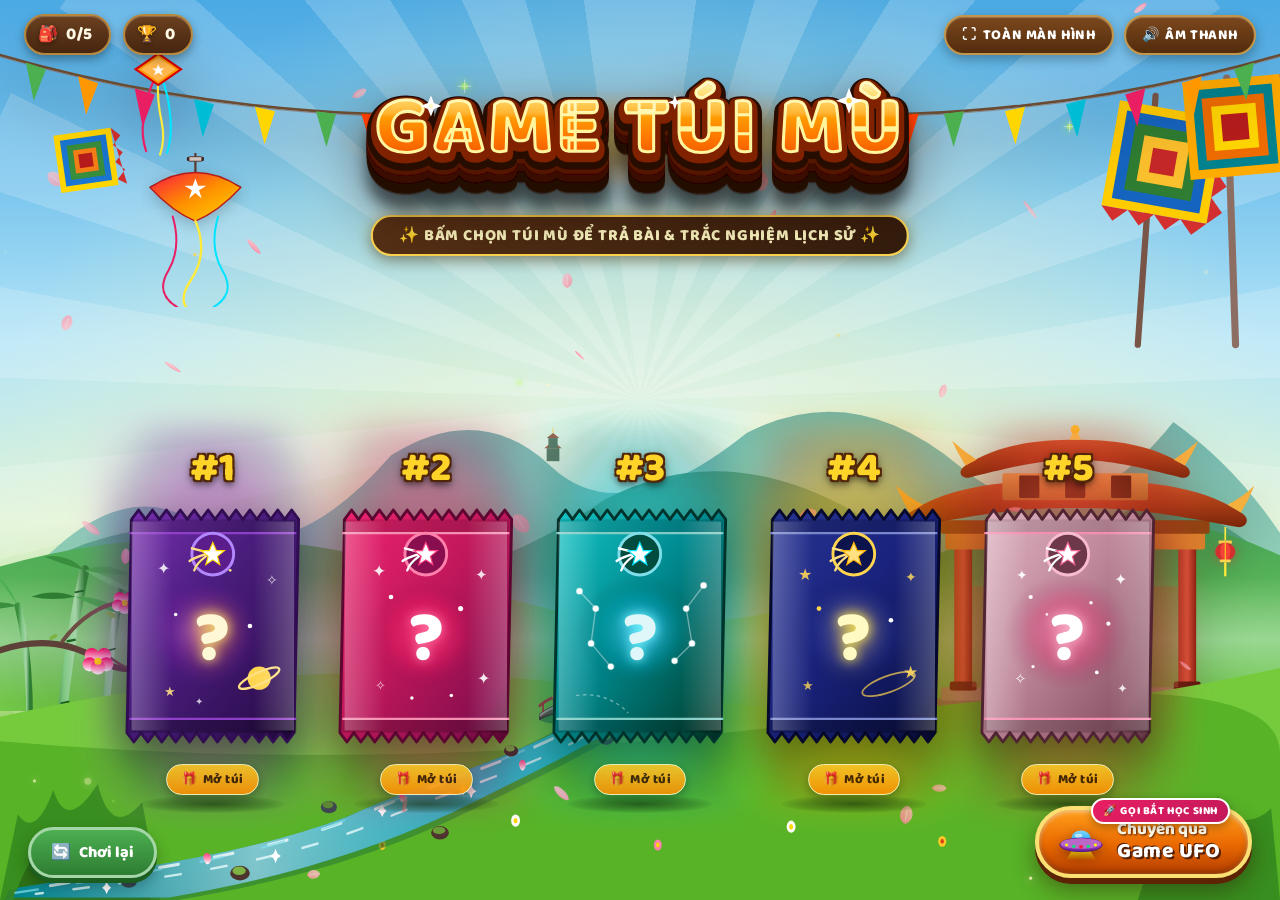
<file: index.html>
<!doctype html>
<html lang="vi">
<head>
  <meta charset="utf-8">
  <meta name="viewport" content="width=device-width, initial-scale=1">
  <meta name="robots" content="noindex">
  <title>Đang mở Game Túi Mù…</title>
</head>
<body>
  <p><a id="gameLink" href="./tui-mu.html">Mở trò chơi Túi Mù</a></p>
  <script>
    const target = new URL('./tui-mu.html', location.href);
    target.search = location.search;
    target.hash = location.hash;
    location.replace(target.href);
  </script>
</body>
</html>
</file>
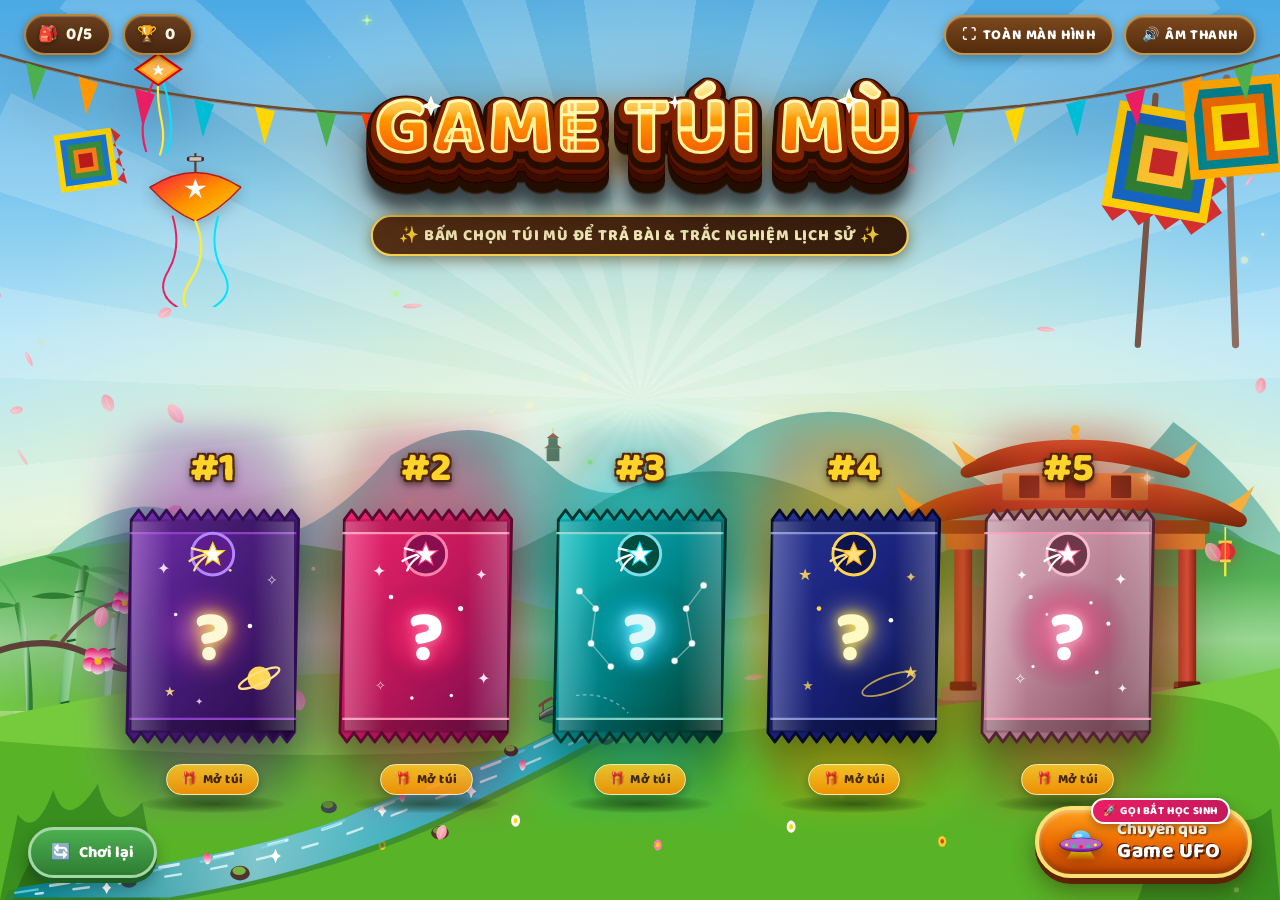
<file: tui-mu.html>
<!DOCTYPE html>
<html lang="vi">
<head>
  <meta charset="UTF-8">
  <meta name="viewport" content="width=device-width, initial-scale=1.0">
  <title>Game Túi Mù – Trắc Nghiệm Lịch Sử</title>
  <meta name="description" content="Trang trò chơi Túi Mù trắc nghiệm lịch sử với giao diện phong cảnh Việt Nam và chuyển đổi qua Game UFO.">
  <link rel="preconnect" href="https://fonts.googleapis.com">
  <link rel="preconnect" href="https://fonts.gstatic.com" crossorigin>
  <link href="https://fonts.googleapis.com/css2?family=Baloo+2:wght@600;700;800;900&family=Nunito:wght@600;700;800;900&family=Paytone+One&display=swap" rel="stylesheet">
  <style>
    /* ==========================================================
       RESET & BASE STYLES
       ========================================================== */
    *, *::before, *::after {
      margin: 0;
      padding: 0;
      box-sizing: border-box;
      user-select: none;
      -webkit-user-select: none;
    }

    html, body {
      width: 100%;
      height: 100%;
      overflow: hidden;
      font-family: 'Nunito', sans-serif;
      background-color: #79c55b;
    }

    /* Container for the whole game viewport */
    .game-viewport {
      position: relative;
      width: 100vw;
      height: 100vh;
      overflow: hidden;
      display: flex;
      flex-direction: column;
      justify-content: space-between;
    }

    /* ==========================================================
       SCENIC BACKGROUND (Sky, Sunburst, Pagoda, Hills, Flags)
       ========================================================== */
    .sky-bg {
      position: absolute;
      inset: 0;
      z-index: 1;
      background: linear-gradient(180deg, 
        #4ba9e3 0%, 
        #78c4ed 20%, 
        #b4e5f7 38%, 
        #dff3d8 58%, 
        #9ad668 82%, 
        #6dc23d 100%);
    }

    /* Radiating Sunburst behind Title with Gentle Breathing */
    .sunburst {
      position: absolute;
      top: -15%;
      left: 50%;
      transform: translateX(-50%);
      width: 140vw;
      height: 140vw;
      max-width: 1500px;
      max-height: 1500px;
      background: radial-gradient(circle, rgba(255,255,255,0.75) 0%, rgba(255,248,180,0.4) 30%, rgba(255,255,255,0) 65%);
      pointer-events: none;
      z-index: 2;
      animation: sunburstBreathe 7s ease-in-out infinite alternate;
    }

    @keyframes sunburstBreathe {
      0% { opacity: 0.82; transform: translateX(-50%) scale(0.96); }
      100% { opacity: 1; transform: translateX(-50%) scale(1.05); }
    }

    .sun-rays {
      position: absolute;
      top: -300px;
      left: 50%;
      transform: translateX(-50%);
      width: 1400px;
      height: 1400px;
      background: repeating-conic-gradient(
        from 0deg,
        rgba(255, 255, 255, 0.18) 0deg 8deg,
        rgba(255, 255, 255, 0) 8deg 16deg
      );
      border-radius: 50%;
      pointer-events: none;
      z-index: 2;
      animation: rotateSlow 140s linear infinite;
    }

    @keyframes rotateSlow {
      from { transform: translateX(-50%) rotate(0deg); }
      to { transform: translateX(-50%) rotate(360deg); }
    }

    /* ==========================================================
       ANIMATED SKY ELEMENTS (Clouds, Birds, Flute Kite)
       ========================================================== */
    .sky-clouds-wrap {
      position: absolute;
      top: 0;
      left: 0;
      width: 100%;
      height: 60vh;
      pointer-events: none;
      z-index: 3;
      overflow: hidden;
    }

    .cloud-cluster {
      position: absolute;
      pointer-events: none;
      will-change: transform;
    }

    .cloud-1 {
      top: 9%;
      left: -220px;
      width: clamp(140px, 16vw, 240px);
      animation: cloudDriftSlow 75s linear infinite;
    }

    .cloud-2 {
      top: 22%;
      left: -280px;
      width: clamp(170px, 19vw, 290px);
      animation: cloudDriftMid 58s linear infinite 14s;
    }

    .cloud-3 {
      top: 36%;
      left: -180px;
      width: clamp(120px, 13vw, 200px);
      animation: cloudDriftFast 85s linear infinite 32s;
    }

    @keyframes cloudDriftSlow {
      from { transform: translateX(0); }
      to { transform: translateX(calc(100vw + 420px)); }
    }
    @keyframes cloudDriftMid {
      from { transform: translateX(0); }
      to { transform: translateX(calc(100vw + 460px)); }
    }
    @keyframes cloudDriftFast {
      from { transform: translateX(0); }
      to { transform: translateX(calc(100vw + 360px)); }
    }

    /* Spring Swallows (Đàn chim én mùa xuân chao lượn) */
    .swallow-flock {
      position: absolute;
      top: 14%;
      left: -120px;
      pointer-events: none;
      z-index: 3;
      animation: flockFlight 34s cubic-bezier(0.35, 0, 0.25, 1) infinite 4s;
    }

    @keyframes flockFlight {
      0% {
        transform: translate(-100px, 50px) scale(0.65);
        opacity: 0;
      }
      10% { opacity: 0.92; }
      50% {
        transform: translate(55vw, -35px) scale(0.88);
        opacity: 0.88;
      }
      88% { opacity: 0.85; }
      100% {
        transform: translate(calc(100vw + 120px), -65px) scale(0.6);
        opacity: 0;
      }
    }

    .swallow-svg {
      width: 25px;
      height: 17px;
      display: inline-block;
      filter: drop-shadow(0 2px 5px rgba(0,0,0,0.25));
      animation: birdWing 0.55s ease-in-out infinite alternate;
    }
    .swallow-svg.bird-2 {
      margin-left: 12px;
      margin-top: 10px;
      animation-delay: 0.16s;
    }
    .swallow-svg.bird-3 {
      margin-left: 8px;
      margin-top: -8px;
      animation-delay: 0.3s;
    }

    @keyframes birdWing {
      0% { transform: scaleY(0.72) rotate(-3deg); }
      100% { transform: scaleY(1.22) rotate(4deg); }
    }

    /* Traditional Vietnamese Flute Kite (Cánh diều sáo truyền thống) */
    .flying-kite-wrap {
      position: absolute;
      top: 16%;
      left: 11vw;
      width: clamp(75px, 8.5vw, 118px);
      height: auto;
      z-index: 3;
      pointer-events: none;
      animation: kiteHover 7.5s ease-in-out infinite alternate;
      transform-origin: top center;
    }

    @keyframes kiteHover {
      0% {
        transform: translate(0, 0) rotate(-6deg);
      }
      50% {
        transform: translate(18px, -20px) rotate(5deg);
      }
      100% {
        transform: translate(-14px, -10px) rotate(-4deg);
      }
    }

    .kite-tail-1, .kite-tail-2, .kite-tail-3 {
      animation: tailWave 2.8s ease-in-out infinite alternate;
      transform-origin: top center;
    }
    .kite-tail-2 { animation-delay: 0.45s; }
    .kite-tail-3 { animation-delay: 0.9s; }

    @keyframes tailWave {
      0% { transform: scaleX(0.85) skewX(-5deg); }
      100% { transform: scaleX(1.15) skewX(7deg); }
    }

    /* Distant mountain backdrop */
    .mountains-svg {
      position: absolute;
      bottom: 21vh;
      left: 0;
      width: 100%;
      height: 42vh;
      z-index: 4;
      pointer-events: none;
    }

    /* Rolling valley mist layer */
    .mist-layer {
      position: absolute;
      bottom: 22vh;
      left: 0;
      width: 100%;
      height: 14vh;
      z-index: 5;
      pointer-events: none;
      background: linear-gradient(180deg, rgba(255, 255, 255, 0) 0%, rgba(225, 248, 238, 0.42) 50%, rgba(255, 255, 255, 0) 100%);
      animation: mistDrift 14s ease-in-out infinite alternate;
    }

    @keyframes mistDrift {
      0% { transform: translateX(-2%) scaleY(0.92); opacity: 0.45; }
      100% { transform: translateX(2%) scaleY(1.18); opacity: 0.72; }
    }

    /* Left Heritage Scenery (Bamboo Grove, Lotus Pond, Spring Blossoms) */
    .heritage-scenery-left {
      position: absolute;
      bottom: 8vh;
      left: 0;
      width: clamp(260px, 32vw, 480px);
      height: auto;
      z-index: 6;
      pointer-events: none;
      filter: drop-shadow(0 14px 24px rgba(22, 55, 15, 0.34));
    }

    .bamboo-cluster {
      transform-origin: bottom center;
      animation: bambooBreeze 7s ease-in-out infinite alternate;
    }
    @keyframes bambooBreeze {
      0% { transform: rotate(0deg); }
      50% { transform: rotate(1.5deg) skewX(0.8deg); }
      100% { transform: rotate(-0.9deg) skewX(-0.5deg); }
    }

    .peach-branch-group {
      transform-origin: 0% 50%;
      animation: peachSway 5.5s ease-in-out infinite alternate;
    }
    @keyframes peachSway {
      0% { transform: rotate(0deg); }
      100% { transform: rotate(2deg); }
    }

    /* Vietnamese Temple Gate / Pagoda on Right */
    .pagoda-gate {
      position: absolute;
      right: 2vw;
      bottom: 18vh;
      width: clamp(240px, 28vw, 420px);
      height: auto;
      z-index: 7;
      pointer-events: none;
      filter: drop-shadow(0 15px 25px rgba(28, 60, 15, 0.35));
    }

    /* Red Silk Lanterns swaying on the Pagoda Gate */
    .pagoda-lantern {
      transform-origin: top center;
      animation: lanternSwing 3.6s ease-in-out infinite alternate;
    }
    .pagoda-lantern.right-lantern {
      animation-delay: 0.85s;
    }
    @keyframes lanternSwing {
      0% { transform: rotate(-8deg); }
      100% { transform: rotate(8deg); }
    }

    /* Grassy rolling foreground */
    .foreground-grass {
      position: absolute;
      bottom: 0;
      left: 0;
      width: 100%;
      height: 38vh;
      z-index: 7;
      pointer-events: none;
    }

    /* ==========================================================
       POETIC ANIMATED MOUNTAIN STREAM (CON SUỐI ĐỘNG GIÀU CHẤT THƠ)
       ========================================================== */
    .poetic-stream-svg {
      position: absolute;
      bottom: 0;
      left: 0;
      width: 100%;
      height: 38vh;
      z-index: 8;
      pointer-events: none;
      overflow: visible;
    }

    /* Flowing water current ripples */
    .stream-flow-1 {
      stroke-dasharray: 22 40;
      animation: streamFlowMotion 3.4s linear infinite;
    }
    .stream-flow-2 {
      stroke-dasharray: 18 34;
      animation: streamFlowMotion 2.6s linear infinite;
    }
    .stream-flow-3 {
      stroke-dasharray: 26 44;
      animation: streamFlowMotion 4.2s linear infinite;
    }

    @keyframes streamFlowMotion {
      from { stroke-dashoffset: 180; }
      to { stroke-dashoffset: 0; }
    }

    /* Sunlight glints shimmering on water */
    .stream-sparkle {
      transform-box: fill-box;
      transform-origin: center;
      animation: streamGlintPulse 2.6s ease-in-out infinite alternate;
    }
    .stream-sparkle.d1 { animation-delay: 0.2s; }
    .stream-sparkle.d2 { animation-delay: 1.1s; }
    .stream-sparkle.d3 { animation-delay: 1.9s; }

    @keyframes streamGlintPulse {
      0%, 100% {
        opacity: 0.25;
        transform: scale(0.65) rotate(0deg);
      }
      50% {
        opacity: 0.95;
        transform: scale(1.25) rotate(45deg);
      }
    }

    /* Drifting flower petals floating on stream */
    .stream-petal {
      animation: streamPetalDrift 4.5s ease-in-out infinite alternate;
    }
    .stream-petal.p2 { animation-delay: 1.3s; animation-duration: 3.8s; }
    .stream-petal.p3 { animation-delay: 2.2s; animation-duration: 5s; }

    @keyframes streamPetalDrift {
      0% {
        transform: translate(0, 0) rotate(-8deg);
      }
      100% {
        transform: translate(10px, 5px) rotate(14deg);
      }
    }

    /* Spring Butterflies (Bướm xuân chao lượn) */
    .butterfly-wrap {
      position: absolute;
      bottom: 24vh;
      left: 36vw;
      width: 32px;
      height: 32px;
      pointer-events: none;
      z-index: 9;
      animation: butterflyFlight 18s ease-in-out infinite;
    }

    @keyframes butterflyFlight {
      0% { transform: translate(0, 0) scale(0.9); }
      25% { transform: translate(60px, -35px) scale(1.05) rotate(15deg); }
      50% { transform: translate(140px, -15px) scale(0.85) rotate(-10deg); }
      75% { transform: translate(80px, -60px) scale(1) rotate(20deg); }
      100% { transform: translate(0, 0) scale(0.9); }
    }

    .butterfly-svg {
      width: 26px;
      height: 26px;
      animation: butterflyFlap 0.28s ease-in-out infinite alternate;
      transform-origin: center center;
    }
    @keyframes butterflyFlap {
      0% { transform: scaleX(0.3) rotate(-5deg); }
      100% { transform: scaleX(1.1) rotate(5deg); }
    }

    /* Buntings & Vietnamese 5-Color Festival Flags */
    .festive-decorations {
      position: absolute;
      top: 0;
      left: 0;
      width: 100%;
      height: 45vh;
      z-index: 9;
      pointer-events: none;
    }

    /* Ambient Sparks & Falling Petals Canvas */
    .ambient-sparks {
      position: absolute;
      inset: 0;
      width: 100%;
      height: 100%;
      pointer-events: none;
      z-index: 10;
    }

    /* ==========================================================
       TOP BAR (Badges, Buttons)
       ========================================================== */
    .top-bar {
      position: relative;
      z-index: 20;
      display: flex;
      justify-content: space-between;
      align-items: center;
      padding: 14px 24px;
      width: 100%;
    }

    /* Brown pill badges on left */
    .stats-group {
      display: flex;
      align-items: center;
      gap: 12px;
    }

    .stat-pill {
      display: inline-flex;
      align-items: center;
      gap: 8px;
      background: linear-gradient(180deg, #6b401f 0%, #46250f 100%);
      border: 2px solid #b8863b;
      border-radius: 50px;
      padding: 5px 16px 5px 12px;
      color: #ffffff;
      font-family: 'Baloo 2', cursive;
      font-size: 17px;
      font-weight: 800;
      box-shadow: 0 4px 10px rgba(0,0,0,0.35), inset 0 1px 1px rgba(255,255,255,0.25);
    }

    .stat-icon {
      font-size: 16px;
      filter: drop-shadow(0 1px 2px rgba(0,0,0,0.4));
    }

    .stat-val {
      color: #fff9e6;
      letter-spacing: 0.5px;
    }

    /* Navigation buttons on right (TRANG CHỦ, HƯỚNG DẪN) */
    .nav-actions {
      display: flex;
      align-items: center;
      gap: 10px;
    }

    .wood-btn {
      display: inline-flex;
      align-items: center;
      gap: 6px;
      justify-content: center;
      padding: 7px 16px;
      background: linear-gradient(180deg, #7c481d 0%, #522c0d 100%);
      border: 2px solid #c29548;
      border-radius: 50px;
      color: #ffffff;
      font-family: 'Baloo 2', cursive;
      font-size: 14px;
      font-weight: 800;
      letter-spacing: 0.6px;
      cursor: pointer;
      text-transform: uppercase;
      box-shadow: 0 4px 12px rgba(0,0,0,0.3), inset 0 1px 1px rgba(255,255,255,0.25);
      transition: all 0.15s cubic-bezier(0.34, 1.56, 0.64, 1);
    }

    .wood-btn:hover {
      background: linear-gradient(180deg, #8f5322 0%, #613410 100%);
      border-color: #ffd700;
      transform: translateY(-2px) scale(1.03);
      box-shadow: 0 6px 16px rgba(0,0,0,0.4), 0 0 12px rgba(255, 215, 0, 0.4);
    }

    .wood-btn:active {
      transform: translateY(1px) scale(0.98);
    }

    /* ==========================================================
       MAIN TITLE ("GAME TÚI MÙ") & UNIFIED FESTIVE CANOPY BANNER
       ========================================================== */
    .title-container {
      position: absolute;
      top: clamp(28px, 4.2vh, 52px);
      left: 50%;
      transform: translateX(-50%);
      z-index: 15;
      text-align: center;
      pointer-events: none;
      width: min(98vw, 1380px);
      display: flex;
      flex-direction: column;
      align-items: center;
    }

    .title-banner-svg {
      width: 100%;
      height: auto;
      max-height: 25vh;
      display: block;
      overflow: visible;
      filter: drop-shadow(0 14px 28px rgba(42, 13, 2, 0.48));
      animation: titleFloat 3.4s ease-in-out infinite;
    }

    @keyframes titleFloat {
      0%, 100% {
        transform: translateY(0) scale(1);
      }
      50% {
        transform: translateY(-8px) scale(1.015);
      }
    }

    /* Slogan tag below title */
    .title-subtag {
      display: inline-flex;
      align-items: center;
      gap: 10px;
      margin-top: -6px;
      padding: 6px 26px;
      background: linear-gradient(135deg, rgba(82, 39, 9, 0.94) 0%, rgba(45, 20, 4, 0.96) 100%);
      border: 2px solid #ffd54f;
      border-radius: 50px;
      color: #fff9c4;
      font-family: 'Baloo 2', cursive;
      font-size: clamp(12.5px, 1.3vw, 16px);
      font-weight: 800;
      letter-spacing: 0.8px;
      text-transform: uppercase;
      box-shadow: 0 4px 14px rgba(0,0,0,0.4), 0 0 16px rgba(255, 213, 79, 0.35);
      animation: subtagPulse 3s ease-in-out infinite alternate;
      pointer-events: all;
    }

    @keyframes subtagPulse {
      0% {
        transform: scale(0.98);
        box-shadow: 0 4px 14px rgba(0,0,0,0.4), 0 0 12px rgba(255, 213, 79, 0.25);
      }
      100% {
        transform: scale(1.02);
        box-shadow: 0 6px 18px rgba(0,0,0,0.45), 0 0 22px rgba(255, 213, 79, 0.55);
        border-color: #ffffff;
      }
    }

    /* ==========================================================
       MODERN HYPERSPACE UFO TRANSITION ANIMATION
       ========================================================== */
    .ufo-hyper-warp {
      position: fixed;
      inset: 0;
      z-index: 10000;
      background: radial-gradient(circle at center, #18093d 0%, #08021c 65%, #020008 100%);
      display: flex;
      flex-direction: column;
      align-items: center;
      justify-content: center;
      opacity: 0;
      pointer-events: none;
      overflow: hidden;
      transition: opacity 0.3s cubic-bezier(0.16, 1, 0.3, 1);
    }

    .ufo-hyper-warp.active {
      opacity: 1;
      pointer-events: all;
    }

    /* Hyper-speed warp star tunnel lines */
    .warp-tunnel-canvas {
      position: absolute;
      inset: 0;
      width: 100%;
      height: 100%;
      pointer-events: none;
    }

    /* Central Cinematic UFO */
    .warp-ufo-craft {
      position: relative;
      z-index: 20;
      width: clamp(250px, 32vw, 440px);
      filter: drop-shadow(0 20px 40px rgba(0, 229, 255, 0.5));
      transform: translateY(-260px) scale(0.3) rotate(-20deg);
      opacity: 0;
    }

    .ufo-hyper-warp.active .warp-ufo-craft {
      animation: ufoSwoopIn 1.4s cubic-bezier(0.2, 0.8, 0.2, 1) forwards;
    }

    @keyframes ufoSwoopIn {
      0% {
        transform: translateY(-280px) scale(0.3) rotate(-20deg);
        opacity: 0;
      }
      30% {
        transform: translateY(15px) scale(1.05) rotate(5deg);
        opacity: 1;
      }
      55% {
        transform: translateY(-10px) scale(1) rotate(-3deg);
        opacity: 1;
      }
      85% {
        transform: translateY(0) scale(1.1) rotate(0deg);
        opacity: 1;
      }
      100% {
        transform: scale(2.8) translateY(60px);
        opacity: 0.95;
      }
    }

    /* Expanding Holographic Sonic Energy Rings */
    .warp-energy-ring {
      position: absolute;
      top: 50%;
      left: 50%;
      transform: translate(-50%, -50%);
      border: 4px solid #00e5ff;
      border-radius: 50%;
      opacity: 0;
      pointer-events: none;
    }

    .ufo-hyper-warp.active .warp-energy-ring:nth-child(2) {
      animation: energyPulse 1.2s ease-out infinite 0.15s;
    }
    .ufo-hyper-warp.active .warp-energy-ring:nth-child(3) {
      animation: energyPulse 1.2s ease-out infinite 0.45s;
    }
    .ufo-hyper-warp.active .warp-energy-ring:nth-child(4) {
      animation: energyPulse 1.2s ease-out infinite 0.75s;
    }

    @keyframes energyPulse {
      0% {
        width: 60px;
        height: 60px;
        opacity: 0.9;
        border-color: #76ff03;
        transform: translate(-50%, -50%) scale(1);
      }
      100% {
        width: 720px;
        height: 720px;
        opacity: 0;
        border-color: #00e5ff;
        transform: translate(-50%, -50%) scale(1.6);
      }
    }

    /* Tractor Beam Laser */
    .warp-laser-beam {
      position: absolute;
      top: 48%;
      left: 50%;
      transform: translateX(-50%);
      width: 0;
      height: 60vh;
      background: linear-gradient(180deg, rgba(0, 229, 255, 0.8) 0%, rgba(118, 255, 3, 0.5) 50%, rgba(0, 229, 255, 0) 100%);
      clip-path: polygon(45% 0%, 55% 0%, 100% 100%, 0% 100%);
      opacity: 0;
      z-index: 15;
    }

    .ufo-hyper-warp.active .warp-laser-beam {
      animation: laserBlast 1.35s ease-out forwards 0.25s;
    }

    @keyframes laserBlast {
      0% { width: 0; opacity: 0; }
      30% { width: clamp(200px, 35vw, 450px); opacity: 0.9; }
      75% { width: clamp(280px, 45vw, 600px); opacity: 0.95; }
      100% { width: 100vw; opacity: 1; }
    }

    /* Modern Sci-Fi Text Banner */
    .warp-banner {
      position: absolute;
      bottom: 11vh;
      z-index: 30;
      text-align: center;
      opacity: 0;
      transform: translateY(20px);
    }

    .ufo-hyper-warp.active .warp-banner {
      animation: bannerFadeUp 0.6s ease forwards 0.35s;
    }

    @keyframes bannerFadeUp {
      to {
        opacity: 1;
        transform: translateY(0);
      }
    }

    .warp-title {
      font-family: 'Baloo 2', cursive;
      font-size: clamp(22px, 3vw, 36px);
      font-weight: 900;
      color: #00e5ff;
      text-transform: uppercase;
      letter-spacing: 2px;
      text-shadow: 0 0 15px rgba(0, 229, 255, 0.8), 0 0 30px rgba(0, 229, 255, 0.5);
      margin-bottom: 6px;
    }

    .warp-subtitle {
      font-family: 'Nunito', sans-serif;
      font-size: clamp(14px, 1.8vw, 19px);
      font-weight: 800;
      color: #fff9c4;
      letter-spacing: 1px;
      text-shadow: 0 2px 8px rgba(0, 0, 0, 0.8);
    }

    /* Hyperdrive Flash Screen at End */
    .warp-flash {
      position: absolute;
      inset: 0;
      z-index: 50;
      background: #ffffff;
      opacity: 0;
      pointer-events: none;
    }

    .ufo-hyper-warp.active .warp-flash {
      animation: flashBurst 0.35s ease-out forwards 1.15s;
    }

    @keyframes flashBurst {
      0% { opacity: 0; }
      50% { opacity: 1; }
      100% { opacity: 1; }
    }

    /* Return toast notification */
    .welcome-toast {
      position: fixed;
      top: 85px;
      left: 50%;
      transform: translateX(-50%) translateY(-30px);
      z-index: 1000;
      background: linear-gradient(135deg, #4a148c 0%, #8e24aa 100%);
      border: 3px solid #ffd54f;
      border-radius: 50px;
      padding: 10px 26px;
      color: #ffffff;
      font-family: 'Baloo 2', cursive;
      font-size: 18px;
      font-weight: 800;
      box-shadow: 0 10px 30px rgba(0,0,0,0.5);
      opacity: 0;
      pointer-events: none;
      transition: all 0.4s cubic-bezier(0.34, 1.56, 0.64, 1);
    }
    .welcome-toast.show {
      opacity: 1;
      transform: translateX(-50%) translateY(0);
    }

    /* ==========================================================
       THE 5 MYSTERY BAGS (TÚI MÙ)
       ========================================================== */
    .bags-stage {
      position: relative;
      z-index: 12;
      width: 100%;
      display: flex;
      justify-content: center;
      align-items: flex-end;
      gap: clamp(14px, 2.2vw, 42px);
      margin-bottom: clamp(65px, 12vh, 105px);
      padding: 0 20px;
    }

    /* Bag wrapper with floating shadow below */
    .bag-item {
      display: flex;
      flex-direction: column;
      align-items: center;
      position: relative;
      cursor: pointer;
      transition: transform 0.28s cubic-bezier(0.34, 1.56, 0.64, 1), opacity 0.4s ease;
      transform-origin: bottom center;
      animation: bagIdleBob 3.6s ease-in-out infinite;
    }

    #bag-1 { animation-delay: 0s; }
    #bag-2 { animation-delay: 0.5s; }
    #bag-3 { animation-delay: 1.0s; }
    #bag-4 { animation-delay: 1.5s; }
    #bag-5 { animation-delay: 2.0s; }

    @keyframes bagIdleBob {
      0%, 100% { transform: translateY(0); }
      50% { transform: translateY(-11px); }
    }

    .bag-item:hover:not(.opened) {
      animation-play-state: paused;
      transform: translateY(-20px) scale(1.08) !important;
    }

    .bag-item:active:not(.opened) {
      transform: translateY(-8px) scale(1.02) !important;
    }

    .bag-item.opened {
      pointer-events: none;
      animation: bagVanish 0.5s ease forwards;
    }

    /* ==========================================================
       CONTOURED GLOWING AURA & TWINKLING STAR SPARKLES
       ========================================================== */
    .bag-aura {
      position: absolute;
      top: 48%;
      left: 50%;
      transform: translate(-50%, -50%);
      width: 116%;
      height: 108%;
      border-radius: 45px;
      pointer-events: none;
      z-index: -1;
      opacity: 0.68;
      filter: blur(14px);
      transition: all 0.22s cubic-bezier(0.34, 1.56, 0.64, 1);
      animation: bagAuraGlow 3s ease-in-out infinite alternate;
    }

    /* Soft inner glowing rim */
    .bag-aura::after {
      content: '';
      position: absolute;
      inset: -2px;
      border-radius: 46px;
      border: 2.5px solid var(--aura-ring, #ffd700);
      opacity: 0.6;
      filter: blur(5px);
      box-shadow: 0 0 16px var(--aura-ring, #ffd700);
      transition: all 0.22s ease;
    }

    @keyframes bagAuraGlow {
      0% {
        transform: translate(-50%, -50%) scale(0.98);
        opacity: 0.6;
        filter: blur(12px);
      }
      100% {
        transform: translate(-50%, -50%) scale(1.04);
        opacity: 0.85;
        filter: blur(16px);
      }
    }

    /* Specific vibrant glowing colors for each bag (vừa vặn, không quá to) */
    #bag-1 .bag-aura {
      background: radial-gradient(ellipse at center, rgba(206, 147, 216, 0.95) 0%, rgba(142, 36, 170, 0.75) 45%, rgba(74, 20, 140, 0.35) 75%, transparent 88%);
      --aura-ring: #ea80fc;
      animation-delay: 0s;
    }
    #bag-2 .bag-aura {
      background: radial-gradient(ellipse at center, rgba(255, 128, 171, 0.95) 0%, rgba(233, 30, 99, 0.75) 45%, rgba(136, 14, 79, 0.35) 75%, transparent 88%);
      --aura-ring: #ff4081;
      animation-delay: 0.6s;
    }
    #bag-3 .bag-aura {
      background: radial-gradient(ellipse at center, rgba(132, 255, 255, 0.95) 0%, rgba(0, 188, 212, 0.75) 45%, rgba(0, 96, 100, 0.35) 75%, transparent 88%);
      --aura-ring: #00e5ff;
      animation-delay: 1.2s;
    }
    #bag-4 .bag-aura {
      background: radial-gradient(ellipse at center, rgba(255, 238, 88, 0.95) 0%, rgba(255, 160, 0, 0.75) 45%, rgba(230, 81, 0, 0.35) 75%, transparent 88%);
      --aura-ring: #ffd600;
      animation-delay: 1.8s;
    }
    #bag-5 .bag-aura {
      background: radial-gradient(ellipse at center, rgba(255, 138, 128, 0.95) 0%, rgba(244, 67, 54, 0.75) 45%, rgba(183, 28, 28, 0.35) 75%, transparent 88%);
      --aura-ring: #ff5252;
      animation-delay: 2.4s;
    }

    /* Hover effect */
    .bag-item:hover:not(.opened) .bag-aura {
      opacity: 0.88;
      transform: translate(-50%, -50%) scale(1.07);
      filter: blur(15px) brightness(1.15);
    }

    /* Khi ấn vào / click: Hào quang bùng lớn hơn 1 xíu */
    .bag-item:active:not(.opened) .bag-aura,
    .bag-item.clicked .bag-aura {
      transform: translate(-50%, -50%) scale(1.18) !important;
      opacity: 1 !important;
      filter: blur(18px) brightness(1.35) !important;
      transition: all 0.15s cubic-bezier(0.34, 1.56, 0.64, 1) !important;
    }

    .bag-item:active:not(.opened) .bag-aura::after,
    .bag-item.clicked .bag-aura::after {
      opacity: 0.95 !important;
      box-shadow: 0 0 24px var(--aura-ring, #ffd700) !important;
    }

    .bag-item.opened .bag-aura {
      display: none !important;
    }

    /* Twinkling Star Sparkles around each bag */
    .bag-stars {
      position: absolute;
      inset: -12px -16px;
      pointer-events: none;
      z-index: 5;
    }

    .bag-star {
      position: absolute;
      display: inline-block;
      line-height: 1;
      font-size: 16px;
      color: #fff9c4;
      text-shadow: 0 0 6px #ffffff, 0 0 12px #ffd700;
      opacity: 0;
      transform: scale(0.2) rotate(0deg);
      animation: starTwinkle 2.8s ease-in-out infinite;
      user-select: none;
      transition: transform 0.2s ease, opacity 0.2s ease;
    }

    /* Star positions around the pouch */
    .bag-star.s1 { top: 10%; left: -6px; font-size: 17px; animation-delay: 0s; }
    .bag-star.s2 { top: 6%; right: 0px; font-size: 14px; animation-delay: 0.8s; }
    .bag-star.s3 { top: 48%; right: -12px; font-size: 18px; animation-delay: 1.5s; }
    .bag-star.s4 { bottom: 22%; left: -10px; font-size: 15px; animation-delay: 2.1s; }
    .bag-star.s5 { bottom: 10%; right: -4px; font-size: 13px; animation-delay: 1.1s; }

    /* Custom star tint matching bag theme */
    #bag-1 .bag-star { color: #f3e5f5; text-shadow: 0 0 6px #ffffff, 0 0 14px #e040fb; }
    #bag-2 .bag-star { color: #fce4ec; text-shadow: 0 0 6px #ffffff, 0 0 14px #ff4081; }
    #bag-3 .bag-star { color: #e0f7fa; text-shadow: 0 0 6px #ffffff, 0 0 14px #00e5ff; }
    #bag-4 .bag-star { color: #fffde7; text-shadow: 0 0 6px #ffffff, 0 0 14px #ffd600; }
    #bag-5 .bag-star { color: #ffebee; text-shadow: 0 0 6px #ffffff, 0 0 14px #ff5252; }

    @keyframes starTwinkle {
      0%, 100% {
        opacity: 0;
        transform: scale(0.2) rotate(0deg);
      }
      35%, 65% {
        opacity: 0.95;
        transform: scale(1.18) rotate(45deg);
      }
    }

    .bag-item:hover:not(.opened) .bag-star {
      animation-duration: 1.8s;
    }

    .bag-item:active:not(.opened) .bag-star,
    .bag-item.clicked .bag-star {
      transform: scale(1.35) rotate(45deg) !important;
      opacity: 1 !important;
      filter: brightness(1.4) !important;
    }

    .bag-item.opened .bag-stars {
      display: none !important;
    }

    /* Interactive hint badge */
    .bag-hint-badge {
      margin-top: 10px;
      display: inline-flex;
      align-items: center;
      gap: 5px;
      padding: 4px 14px;
      border-radius: 30px;
      background: linear-gradient(180deg, #ffca28 0%, #ff8f00 100%);
      color: #3e1b00;
      font-family: 'Baloo 2', cursive;
      font-size: 13px;
      font-weight: 800;
      box-shadow: 0 4px 10px rgba(0,0,0,0.3);
      border: 1.5px solid #fff9c4;
      opacity: 0.88;
      transition: all 0.22s cubic-bezier(0.34, 1.56, 0.64, 1);
      letter-spacing: 0.5px;
    }
    .bag-item:hover:not(.opened) .bag-hint-badge {
      opacity: 1;
      transform: scale(1.15) translateY(-2px);
      background: linear-gradient(180deg, #fff176 0%, #ffa000 100%);
      box-shadow: 0 6px 14px rgba(0,0,0,0.4), 0 0 14px rgba(255,213,79,0.7);
    }

    /* Ambient Sparks Canvas */
    .ambient-sparks {
      position: absolute;
      inset: 0;
      width: 100%;
      height: 100%;
      z-index: 8;
      pointer-events: none;
    }

    @keyframes bagVanish {
      0% { transform: scale(1); opacity: 1; filter: brightness(1.5); }
      50% { transform: scale(1.2) translateY(-20px); opacity: 0.8; filter: brightness(2); }
      100% { transform: scale(0.2) translateY(50px); opacity: 0; }
    }

    /* Number Label above each bag (#1, #2, ...) */
    .bag-number {
      font-family: 'Baloo 2', cursive;
      font-size: clamp(26px, 3.2vw, 42px);
      font-weight: 900;
      color: #ffd428;
      text-shadow: 
        2px 2px 0 #522709,
        -2px -2px 0 #522709,
        2px -2px 0 #522709,
        -2px 2px 0 #522709,
        0 4px 6px rgba(0,0,0,0.5);
      margin-bottom: 8px;
      line-height: 1;
      filter: drop-shadow(0 2px 4px rgba(0,0,0,0.3));
      transition: transform 0.2s ease;
    }

    .bag-item:hover:not(.opened) .bag-number {
      transform: scale(1.15);
      color: #fff066;
    }

    /* Bag body wrapper */
    .bag-body-art {
      position: relative;
      width: clamp(140px, 14.5vw, 220px);
      height: clamp(195px, 20vw, 310px);
      filter: drop-shadow(0 14px 20px rgba(12, 38, 8, 0.45));
      transition: filter 0.25s ease;
    }

    .bag-item:hover:not(.opened) .bag-body-art {
      filter: drop-shadow(0 22px 30px rgba(12, 38, 8, 0.6)) brightness(1.05);
    }

    .bag-body-art svg {
      width: 100%;
      height: 100%;
      display: block;
    }

    /* Soft ground shadow beneath each bag */
    .bag-ground-shadow {
      position: absolute;
      bottom: -18px;
      left: 50%;
      transform: translateX(-50%);
      width: 78%;
      height: 18px;
      background: radial-gradient(ellipse at center, rgba(16, 48, 8, 0.62) 0%, rgba(16, 48, 8, 0.25) 50%, rgba(16, 48, 8, 0) 75%);
      border-radius: 50%;
      pointer-events: none;
      transition: transform 0.25s ease, opacity 0.25s ease;
    }

    .bag-item:hover:not(.opened) .bag-ground-shadow {
      transform: translateX(-50%) scale(0.85);
      opacity: 0.45;
    }

    /* Pulsing glowing question mark in the bag center */
    .bag-qmark {
      position: absolute;
      top: 55%;
      left: 50%;
      transform: translate(-50%, -50%);
      font-family: 'Baloo 2', sans-serif;
      font-size: clamp(48px, 5.5vw, 76px);
      font-weight: 900;
      color: #ffffff;
      text-shadow: 
        0 0 10px rgba(255, 255, 255, 0.9),
        0 0 25px currentColor;
      pointer-events: none;
      animation: markGlow 2.5s ease-in-out infinite;
    }

    @keyframes markGlow {
      0%, 100% {
        transform: translate(-50%, -50%) scale(1);
        filter: drop-shadow(0 0 6px rgba(255,255,255,0.7));
      }
      50% {
        transform: translate(-50%, -50%) scale(1.12);
        filter: drop-shadow(0 0 16px rgba(255,255,255,1));
      }
    }

    /* Specific Question Mark Colors per Bag */
    #bag-1 .bag-qmark { color: #fff8d6; text-shadow: 0 0 12px #ffe57f, 0 0 26px #ffab00; }
    #bag-2 .bag-qmark { color: #ffffff; text-shadow: 0 0 12px #ff80ab, 0 0 26px #f50057; }
    #bag-3 .bag-qmark { color: #e0f7fa; text-shadow: 0 0 12px #84ffff, 0 0 26px #00b0ff; }
    #bag-4 .bag-qmark { color: #fff9c4; text-shadow: 0 0 12px #ffee58, 0 0 26px #fbc02d; }
    #bag-5 .bag-qmark { color: #ffffff; text-shadow: 0 0 12px #f8bbd0, 0 0 26px #ec407a; }

    /* ==========================================================
       BOTTOM RIGHT BUTTON ("Chuyển qua Game UFO")
       ========================================================== */
    .bottom-bar {
      position: absolute;
      bottom: 22px;
      right: 28px;
      z-index: 25;
      display: flex;
      align-items: center;
      gap: 16px;
    }

    /* The glowing ornate Game UFO button */
    .ufo-switch-btn {
      position: relative;
      display: inline-flex;
      align-items: center;
      gap: 12px;
      padding: 10px 28px 10px 18px;
      background: linear-gradient(180deg, #ff9f1a 0%, #eb6b02 52%, #b53e00 100%);
      border: 4px solid #fce074;
      border-radius: 60px;
      box-shadow: 
        0 6px 0 #5c2405,
        0 12px 24px rgba(45, 18, 4, 0.45),
        inset 0 2px 4px rgba(255, 255, 255, 0.5),
        inset 0 -2px 6px rgba(0, 0, 0, 0.3);
      cursor: pointer;
      text-decoration: none;
      transition: all 0.2s cubic-bezier(0.34, 1.56, 0.64, 1);
      overflow: visible;
      animation: ufoBtnPulse 2.8s ease-in-out infinite;
    }

    @keyframes ufoBtnPulse {
      0%, 100% {
        box-shadow: 0 6px 0 #5c2405, 0 12px 24px rgba(45, 18, 4, 0.45), 0 0 0 rgba(255, 159, 26, 0);
      }
      50% {
        box-shadow: 0 6px 0 #5c2405, 0 14px 28px rgba(45, 18, 4, 0.55), 0 0 24px rgba(255, 214, 0, 0.7);
      }
    }

    .ufo-badge-hot {
      position: absolute;
      top: -12px;
      right: 18px;
      background: linear-gradient(135deg, #e91e63 0%, #c2185b 100%);
      color: #ffffff;
      font-family: 'Baloo 2', cursive;
      font-size: 11px;
      font-weight: 900;
      letter-spacing: 0.6px;
      padding: 2px 10px;
      border-radius: 20px;
      border: 2px solid #ffffff;
      box-shadow: 0 3px 8px rgba(0,0,0,0.3);
      animation: badgeBounce 1.8s ease-in-out infinite alternate;
      pointer-events: none;
    }

    @keyframes badgeBounce {
      0% { transform: translateY(0) rotate(-3deg); }
      100% { transform: translateY(-4px) rotate(3deg); }
    }

    .ufo-switch-btn:hover {
      transform: translateY(-4px) scale(1.04);
      background: linear-gradient(180deg, #ffaf38 0%, #f77a0c 52%, #c94600 100%);
      border-color: #ffffff;
      box-shadow: 
        0 9px 0 #5c2405,
        0 18px 30px rgba(45, 18, 4, 0.55),
        inset 0 3px 6px rgba(255, 255, 255, 0.6);
    }

    .ufo-switch-btn:active {
      transform: translateY(2px) scale(0.99);
      box-shadow: 
        0 3px 0 #5c2405,
        0 6px 14px rgba(45, 18, 4, 0.4);
    }

    /* Cute UFO Icon illustration in button */
    .btn-ufo-icon {
      width: 48px;
      height: 44px;
      flex-shrink: 0;
      filter: drop-shadow(0 3px 6px rgba(0,0,0,0.35));
      animation: ufoHover 2.2s ease-in-out infinite alternate;
    }

    @keyframes ufoHover {
      0% { transform: translateY(-2px) rotate(-4deg); }
      100% { transform: translateY(3px) rotate(4deg); }
    }

    /* Button Text: 2 lines */
    .btn-text-box {
      display: flex;
      flex-direction: column;
      text-align: left;
    }

    .btn-line-1 {
      font-family: 'Baloo 2', cursive;
      font-size: 17px;
      font-weight: 800;
      color: #fff9e6;
      line-height: 1.1;
      text-shadow: 1px 1px 2px #572004;
    }

    .btn-line-2 {
      font-family: 'Baloo 2', cursive;
      font-size: 21px;
      font-weight: 900;
      color: #ffffff;
      line-height: 1.1;
      text-shadow: 2px 2px 0 #572004, -1px -1px 0 #572004;
      letter-spacing: 0.5px;
    }

    /* Left Replay button for teacher */
    .replay-btn {
      position: absolute;
      bottom: 22px;
      left: 28px;
      z-index: 25;
      display: inline-flex;
      align-items: center;
      gap: 8px;
      padding: 10px 20px;
      background: linear-gradient(180deg, #4caf50 0%, #2e7d32 100%);
      border: 3px solid #a5d6a7;
      border-radius: 50px;
      color: #ffffff;
      font-family: 'Baloo 2', cursive;
      font-size: 16px;
      font-weight: 800;
      cursor: pointer;
      box-shadow: 0 5px 0 #1b5e20, 0 8px 16px rgba(0,0,0,0.3);
      transition: all 0.18s ease;
    }

    .replay-btn:hover {
      transform: translateY(-2px);
      box-shadow: 0 7px 0 #1b5e20, 0 12px 20px rgba(0,0,0,0.35);
      background: linear-gradient(180deg, #5cba60 0%, #388e3c 100%);
    }

    .replay-btn:active {
      transform: translateY(2px);
      box-shadow: 0 2px 0 #1b5e20;
    }

    /* ==========================================================
       QUIZ MODAL (MATCHING REFERENCE IMAGE 2)
       ========================================================== */
    .modal-overlay {
      position: fixed;
      inset: 0;
      z-index: 100;
      background: rgba(14, 28, 12, 0.65);
      backdrop-filter: blur(6px);
      display: flex;
      align-items: center;
      justify-content: center;
      opacity: 0;
      pointer-events: none;
      transition: opacity 0.3s cubic-bezier(0.16, 1, 0.3, 1);
      padding: 16px;
    }

    /* ==========================================================
       SEAMLESS EMBEDDED UFO GAME VIEWPORT (NO FULLSCREEN LOSS)
       ========================================================== */
    .ufo-embedded-container {
      position: fixed;
      inset: 0;
      width: 100vw;
      height: 100vh;
      z-index: 9990;
      background: #000000;
      display: none;
      opacity: 0;
      pointer-events: none;
      transition: opacity 0.4s ease;
    }

    .ufo-embedded-container.active {
      display: block;
      opacity: 1;
      pointer-events: all;
    }

    .ufo-embedded-frame {
      width: 100%;
      height: 100%;
      border: none;
      display: block;
      background: #000000;
    }

    .modal-overlay.active {
      opacity: 1;
      pointer-events: all;
    }

    /* Modal Wrapper holding Top Crest & Wooden Board */
    .quiz-board-wrapper {
      position: relative;
      width: min(95vw, 960px);
      max-height: 94vh;
      display: flex;
      flex-direction: column;
      align-items: center;
      padding-top: 52px;
      box-sizing: border-box;
      transform: scale(0.85) translateY(20px);
      transition: transform 0.35s cubic-bezier(0.34, 1.56, 0.64, 1);
      overflow: visible;
    }

    .modal-overlay.active .quiz-board-wrapper {
      transform: scale(1) translateY(0);
    }

    /* Bursting Open Bag Crest on Top Center of Board - Positioned outside overflow, NEVER clipped! */
    .board-top-crest {
      position: absolute;
      top: -16px;
      left: 50%;
      transform: translateX(-50%);
      z-index: 35;
      pointer-events: none;
      animation: bagFloat 3s ease-in-out infinite;
    }

    .board-top-bag {
      width: 145px;
      height: 120px;
      display: block;
      filter: drop-shadow(0 12px 22px rgba(0,0,0,0.55));
    }

    @keyframes bagFloat {
      0%, 100% { transform: translateY(0) rotate(-2deg); }
      50% { transform: translateY(-7px) rotate(2deg); }
    }

    /* Wooden Scroll Plaque Board */
    .quiz-board {
      position: relative;
      width: 100%;
      max-height: calc(94vh - 52px);
      overflow-y: auto;
      overflow-x: hidden;
      background: #e8cca0;
      background-image: 
        radial-gradient(ellipse at 50% 50%, #f7e6ce 0%, #dfbe8d 68%, #cca062 100%);
      border: 10px solid #6b3a16;
      border-radius: 30px;
      box-shadow: 
        0 25px 70px rgba(0, 0, 0, 0.75),
        inset 0 0 25px rgba(107, 58, 22, 0.45),
        0 0 0 4px #e0b368;
      padding: 44px 36px 28px;
      display: flex;
      flex-direction: column;
      align-items: center;
      scrollbar-width: thin;
      scrollbar-color: #9c5c24 transparent;
    }

    /* Inner carved line */
    .quiz-board::before {
      content: '';
      position: absolute;
      inset: 8px;
      border: 2px dashed rgba(115, 67, 29, 0.35);
      border-radius: 20px;
      pointer-events: none;
    }

    /* Top Left Timer / Bag Counter Badge */
    .board-timer-badge {
      position: absolute;
      top: 14px;
      left: 18px;
      display: flex;
      align-items: center;
      gap: 6px;
      background: linear-gradient(180deg, #784820 0%, #4d2a0e 100%);
      border: 2px solid #d4a961;
      border-radius: 50px;
      padding: 5px 16px;
      color: #ffd875;
      font-family: 'Baloo 2', cursive;
      font-size: 19px;
      font-weight: 800;
      box-shadow: 0 4px 8px rgba(0,0,0,0.3);
    }

    /* Top Right Close Button */
    .board-close-btn {
      position: absolute;
      top: 14px;
      right: 18px;
      width: 44px;
      height: 44px;
      background: linear-gradient(180deg, #8a4e22 0%, #522709 100%);
      border: 3px solid #d4a961;
      border-radius: 50%;
      color: #ffd875;
      font-family: 'Baloo 2', sans-serif;
      font-size: 22px;
      font-weight: 900;
      display: flex;
      align-items: center;
      justify-content: center;
      cursor: pointer;
      box-shadow: 0 4px 8px rgba(0,0,0,0.3);
      transition: all 0.15s ease;
    }

    .board-close-btn:hover {
      background: linear-gradient(180deg, #b71c1c 0%, #7f0000 100%);
      border-color: #ff8a80;
      color: #ffffff;
      transform: scale(1.1) rotate(90deg);
    }

    /* Question Banner (Dark brown carved wooden box with gold trim) */
    .question-banner {
      width: 100%;
      background: linear-gradient(180deg, #4f280e 0%, #321604 100%);
      border: 4.5px solid #d4a75b;
      border-radius: 20px;
      padding: 24px 34px;
      box-shadow: 
        0 8px 20px rgba(0,0,0,0.4),
        inset 0 2px 4px rgba(255,255,255,0.18),
        0 0 15px rgba(212, 167, 91, 0.25);
      position: relative;
      margin-top: 16px;
      margin-bottom: 24px;
      text-align: center;
    }

    /* Bracket corner details */
    .question-banner::before, .question-banner::after {
      content: '';
      position: absolute;
      width: 16px;
      height: 16px;
      border-color: #ffd700;
      border-style: solid;
    }
    .question-banner::before { top: 8px; left: 8px; border-width: 3.5px 0 0 3.5px; }
    .question-banner::after { bottom: 8px; right: 8px; border-width: 0 3.5px 3.5px 0; }

    .q-title {
      font-family: 'Baloo 2', cursive;
      font-size: clamp(17px, 1.8vw, 22px);
      font-weight: 800;
      color: #ffd54f;
      text-transform: uppercase;
      letter-spacing: 1.5px;
      margin-bottom: 8px;
      text-shadow: 0 2px 5px rgba(0,0,0,0.6);
    }

    .q-text {
      font-family: 'Nunito', sans-serif;
      font-size: clamp(19.5px, 2.3vw, 25.5px);
      font-weight: 800;
      color: #fff9ea;
      line-height: 1.48;
      text-shadow: 0 2px 5px rgba(0,0,0,0.6);
    }

    /* 4 Big 3D Answer Buttons in 2x2 Grid */
    .answers-grid {
      display: grid;
      grid-template-columns: 1fr 1fr;
      gap: 18px;
      width: 100%;
      margin-bottom: 18px;
    }

    .answer-btn {
      position: relative;
      display: flex;
      align-items: center;
      justify-content: flex-start;
      text-align: left;
      padding: 20px 24px;
      min-height: 76px;
      border-radius: 18px;
      font-family: 'Nunito', sans-serif;
      font-size: clamp(17.5px, 2vw, 22px);
      font-weight: 800;
      color: #ffffff;
      cursor: pointer;
      line-height: 1.38;
      border: 3.5px solid rgba(255, 255, 255, 0.45);
      transition: all 0.22s cubic-bezier(0.34, 1.56, 0.64, 1);
      box-shadow: 0 6px 0 var(--btn-shadow), 0 10px 20px rgba(0,0,0,0.3);
      user-select: none;
    }

    .answer-btn:hover:not(:disabled) {
      transform: translateY(-3px) scale(1.015);
      box-shadow: 0 9px 0 var(--btn-shadow), 0 16px 26px rgba(0,0,0,0.38);
      border-color: #ffffff;
      filter: brightness(1.08);
    }

    .answer-btn:active:not(:disabled) {
      transform: translateY(3px) scale(0.99);
      box-shadow: 0 3px 0 var(--btn-shadow), 0 6px 12px rgba(0,0,0,0.25);
    }

    .answer-btn:disabled {
      cursor: default;
    }

    /* Answer A: Bright Sky Blue */
    .ans-a {
      --btn-shadow: #0b6c99;
      background: linear-gradient(180deg, #2cb8ee 0%, #159ad1 50%, #0d7ea8 100%);
    }

    /* Answer B: Vibrant Grass Green */
    .ans-b {
      --btn-shadow: #217332;
      background: linear-gradient(180deg, #5cc964 0%, #43ad4b 50%, #2f8b36 100%);
    }

    /* Answer C: Vivid Purple */
    .ans-c {
      --btn-shadow: #5c1b82;
      background: linear-gradient(180deg, #b746db 0%, #9c27b0 50%, #76188a 100%);
    }

    /* Answer D: Warm Bright Orange */
    .ans-d {
      --btn-shadow: #ab4400;
      background: linear-gradient(180deg, #ff9f1a 0%, #f57c00 50%, #d45900 100%);
    }

    /* Right / Wrong / Dimmed state highlights */
    .answer-btn.correct-glow {
      background: linear-gradient(180deg, #00e676 0%, #00c853 50%, #009624 100%) !important;
      --btn-shadow: #005a16 !important;
      border-color: #ffffff !important;
      border-width: 4px !important;
      color: #ffffff !important;
      transform: scale(1.03) !important;
      z-index: 5;
      box-shadow: 0 8px 0 #005a16, 0 0 35px rgba(0, 230, 118, 0.95), 0 12px 24px rgba(0,0,0,0.35) !important;
      animation: pulseGreen 0.7s ease-in-out infinite alternate !important;
    }

    @keyframes pulseGreen {
      0% { transform: scale(1.02); filter: brightness(1); box-shadow: 0 8px 0 #005a16, 0 0 25px rgba(0, 230, 118, 0.8); }
      100% { transform: scale(1.045); filter: brightness(1.15); box-shadow: 0 8px 0 #005a16, 0 0 45px rgba(0, 230, 118, 1); }
    }

    .answer-btn.wrong-shake {
      background: linear-gradient(180deg, #ff3d00 0%, #e52d27 50%, #b71c1c 100%) !important;
      --btn-shadow: #7f0000 !important;
      border-color: #ffebee !important;
      border-width: 4px !important;
      color: #ffffff !important;
      z-index: 4;
      box-shadow: 0 8px 0 #7f0000, 0 0 30px rgba(255, 61, 0, 0.9), 0 12px 24px rgba(0,0,0,0.35) !important;
      animation: shakeWrong 0.45s ease-in-out !important;
    }

    @keyframes shakeWrong {
      0%, 100% { transform: translateX(0); }
      15% { transform: translateX(-12px); }
      30% { transform: translateX(12px); }
      50% { transform: translateX(-8px); }
      70% { transform: translateX(8px); }
      85% { transform: translateX(-4px); }
    }

    /* Các câu không chọn chuyển sang màu xám mờ */
    .answer-btn.dimmed-gray {
      background: linear-gradient(180deg, #6c757d 0%, #525960 100%) !important;
      --btn-shadow: #343a40 !important;
      border-color: rgba(255, 255, 255, 0.25) !important;
      color: #d1d5db !important;
      opacity: 0.38 !important;
      filter: grayscale(100%) brightness(0.85) !important;
      transform: scale(0.97) !important;
      box-shadow: 0 3px 0 var(--btn-shadow), 0 4px 8px rgba(0,0,0,0.2) !important;
      transition: all 0.3s ease !important;
    }

    /* Explanation & Feedback Banner */
    .feedback-banner {
      width: 100%;
      padding: 16px 24px;
      border-radius: 16px;
      font-family: 'Nunito', sans-serif;
      font-size: clamp(17px, 2vw, 21px);
      font-weight: 800;
      line-height: 1.5;
      text-align: center;
      display: none;
      margin-bottom: 16px;
      animation: fadeIn 0.3s ease;
      box-shadow: 0 6px 16px rgba(0,0,0,0.2);
    }

    @keyframes fadeIn {
      from { opacity: 0; transform: translateY(-8px); }
      to { opacity: 1; transform: translateY(0); }
    }

    .feedback-banner.correct {
      display: block;
      background: #e8f5e9;
      border: 3px solid #2e7d32;
      color: #1b5e20;
    }

    .feedback-banner.wrong {
      display: block;
      background: #ffebee;
      border: 3px solid #d32f2f;
      color: #b71c1c;
    }

    /* Next / Continue Button */
    .modal-next-btn {
      width: 100%;
      padding: 16px 32px;
      background: linear-gradient(180deg, #ffca28 0%, #ffa000 50%, #ff6f00 100%);
      border: 3.5px solid #fff9c4;
      border-radius: 18px;
      font-family: 'Baloo 2', cursive;
      font-size: clamp(21px, 2.4vw, 26px);
      font-weight: 900;
      color: #4a2202;
      text-shadow: 0 1px 0 rgba(255,255,255,0.6);
      cursor: pointer;
      display: none;
      box-shadow: 0 6px 0 #b34a00, 0 10px 20px rgba(0,0,0,0.3);
      transition: all 0.16s ease;
      letter-spacing: 0.8px;
    }

    .modal-next-btn.show {
      display: block;
    }

    .modal-next-btn:hover {
      transform: translateY(-2px);
      box-shadow: 0 8px 0 #b34a00, 0 14px 24px rgba(0,0,0,0.35);
      background: linear-gradient(180deg, #ffd54f 0%, #ffb300 50%, #ff8f00 100%);
    }

    .modal-next-btn:active {
      transform: translateY(2px);
      box-shadow: 0 2px 0 #b34a00;
    }

    /* ==========================================================
       CONFETTI & VICTORY MODAL
       ========================================================== */
    .sparkle-canvas {
      position: fixed;
      inset: 0;
      pointer-events: none;
      z-index: 250;
    }

    /* Help Dialog */
    .help-dialog {
      position: fixed;
      inset: 0;
      z-index: 300;
      background: rgba(0,0,0,0.6);
      backdrop-filter: blur(4px);
      display: flex;
      align-items: center;
      justify-content: center;
      opacity: 0;
      pointer-events: none;
      transition: opacity 0.25s ease;
    }

    .help-dialog.active {
      opacity: 1;
      pointer-events: all;
    }

    .help-card {
      background: #fdf6e7;
      border: 8px solid #73431d;
      border-radius: 20px;
      width: min(90vw, 560px);
      padding: 26px 30px;
      box-shadow: 0 20px 50px rgba(0,0,0,0.5);
    }

    .help-card h3 {
      font-family: 'Baloo 2', cursive;
      font-size: 26px;
      font-weight: 800;
      color: #73431d;
      margin-bottom: 14px;
      text-align: center;
    }

    .help-card ol {
      padding-left: 20px;
      margin-bottom: 20px;
      font-size: 16px;
      line-height: 1.6;
      color: #4a2c14;
      font-weight: 700;
    }

    .help-card ol li {
      margin-bottom: 8px;
    }

    .help-close-btn {
      width: 100%;
      padding: 12px;
      background: linear-gradient(180deg, #7c481d 0%, #522c0d 100%);
      border: 2px solid #ffd700;
      border-radius: 12px;
      color: #ffffff;
      font-family: 'Baloo 2', cursive;
      font-size: 18px;
      font-weight: 800;
      cursor: pointer;
    }

    /* All bags opened celebration dialog */
    .victory-modal {
      position: fixed;
      inset: 0;
      z-index: 200;
      background: rgba(0,0,0,0.7);
      backdrop-filter: blur(8px);
      display: flex;
      align-items: center;
      justify-content: center;
      opacity: 0;
      pointer-events: none;
      transition: opacity 0.3s ease;
    }

    .victory-modal.active {
      opacity: 1;
      pointer-events: all;
    }

    .victory-box {
      background: linear-gradient(180deg, #fff8e1 0%, #ffe082 100%);
      border: 8px solid #ff8f00;
      border-radius: 28px;
      padding: 36px 32px;
      text-align: center;
      box-shadow: 0 25px 60px rgba(0,0,0,0.6);
      width: min(92vw, 540px);
      animation: popIn 0.4s cubic-bezier(0.34, 1.56, 0.64, 1);
    }

    @keyframes popIn {
      from { transform: scale(0.7); }
      to { transform: scale(1); }
    }

    .victory-box h2 {
      font-family: 'Baloo 2', cursive;
      font-size: 36px;
      font-weight: 900;
      color: #d84315;
      margin-bottom: 12px;
    }

    .victory-box p {
      font-size: 18px;
      font-weight: 800;
      color: #5d4037;
      margin-bottom: 24px;
    }

    .victory-actions {
      display: flex;
      gap: 14px;
      justify-content: center;
    }

    /* ==========================================================
       RESPONSIVE ADJUSTMENTS
       ========================================================== */
    @media (max-width: 900px) {
      .pagoda-gate {
        width: 220px;
        opacity: 0.85;
      }
      .bags-stage {
        gap: 14px;
      }
      .bottom-bar {
        bottom: 14px;
        right: 16px;
      }
      .replay-btn {
        bottom: 14px;
        left: 16px;
        padding: 8px 14px;
        font-size: 14px;
      }
    }

    @media (max-width: 720px) {
      .quiz-board-wrapper {
        width: 96vw;
        padding-top: 42px;
      }
      .board-top-crest {
        top: -12px;
      }
      .board-top-bag {
        width: 115px;
        height: 96px;
      }
      .quiz-board {
        width: 100%;
        padding: 38px 18px 20px;
        border-radius: 22px;
        border-width: 7px;
      }
      .question-banner {
        padding: 16px 18px;
        margin-top: 10px;
        margin-bottom: 14px;
      }
      .answers-grid {
        grid-template-columns: 1fr;
        gap: 12px;
        margin-bottom: 14px;
      }
      .answer-btn {
        padding: 14px 18px;
        min-height: 58px;
        font-size: 16.5px;
      }
      .feedback-banner {
        padding: 12px 16px;
        font-size: 16px;
        margin-bottom: 12px;
      }
      .modal-next-btn {
        padding: 14px 22px;
        font-size: 20px;
      }
    }

    @media (max-width: 600px) {
      .top-bar {
        padding: 10px 14px;
      }
      .pagoda-gate {
        display: none;
      }
      .bag-body-art {
        width: clamp(62px, 17vw, 110px);
        height: clamp(92px, 24vw, 155px);
      }
      .bag-number {
        font-size: 20px;
        margin-bottom: 2px;
      }
      .bag-qmark {
        font-size: 32px;
      }
      .ufo-switch-btn {
        padding: 6px 14px;
      }
      .btn-ufo-icon {
        width: 34px;
        height: 32px;
      }
      .btn-line-1 { font-size: 13px; }
      .btn-line-2 { font-size: 16px; }
    }
  </style>
</head>
<body>

<div class="game-viewport">

  <!-- ==========================================================
       BACKGROUND SCENERY
       ========================================================== -->
  <!-- Sky background -->
  <div class="sky-bg"></div>

  <!-- Radiating Sunburst & Golden Rays -->
  <div class="sunburst"></div>
  <div class="sun-rays"></div>

  <!-- Mountain Silhouettes -->
  <!-- Animated Sky Elements: Fluffy Clouds, Spring Swallows, Vietnamese Flute Kite -->
  <div class="sky-clouds-wrap">
    <!-- Cloud 1 -->
    <div class="cloud-cluster cloud-1">
      <svg viewBox="0 0 160 65" class="cloud-svg">
        <path d="M25,50 A20,20 0 0,1 45,25 A30,30 0 0,1 95,20 A24,24 0 0,1 135,35 A18,18 0 0,1 155,50 A12,12 0 0,1 145,62 L20,62 A12,12 0 0,1 25,50 Z" fill="#ffffff" opacity="0.82" filter="drop-shadow(0 6px 12px rgba(80, 160, 220, 0.22))"/>
      </svg>
    </div>
    <!-- Cloud 2 -->
    <div class="cloud-cluster cloud-2">
      <svg viewBox="0 0 200 75" class="cloud-svg">
        <path d="M30,60 A24,24 0 0,1 58,30 A36,36 0 0,1 120,22 A28,28 0 0,1 168,40 A22,22 0 0,1 190,60 A14,14 0 0,1 180,72 L22,72 A14,14 0 0,1 30,60 Z" fill="#ffffff" opacity="0.75" filter="drop-shadow(0 8px 14px rgba(80, 160, 220, 0.2))"/>
      </svg>
    </div>
    <!-- Cloud 3 -->
    <div class="cloud-cluster cloud-3">
      <svg viewBox="0 0 140 50" class="cloud-svg">
        <path d="M20,40 A16,16 0 0,1 38,20 A24,24 0 0,1 80,16 A20,20 0 0,1 115,28 A14,14 0 0,1 135,40 L15,40 Z" fill="#ffffff" opacity="0.6"/>
      </svg>
    </div>
  </div>

  <!-- Flock of Spring Swallows (Đàn chim én mùa xuân chao liệng) -->
  <div class="swallow-flock">
    <svg class="swallow-svg bird-1" viewBox="0 0 32 20">
      <path d="M0,8 Q10,0 16,8 Q22,0 32,8 Q20,12 16,20 Q12,12 0,8 Z" fill="#212121"/>
    </svg>
    <svg class="swallow-svg bird-2" viewBox="0 0 32 20">
      <path d="M0,8 Q10,0 16,8 Q22,0 32,8 Q20,12 16,20 Q12,12 0,8 Z" fill="#37474f"/>
    </svg>
    <svg class="swallow-svg bird-3" viewBox="0 0 32 20">
      <path d="M0,8 Q10,0 16,8 Q22,0 32,8 Q20,12 16,20 Q12,12 0,8 Z" fill="#455a64"/>
    </svg>
  </div>

  <!-- Traditional Vietnamese Flute Kite (Cánh diều sáo bay lượn trên nền trời) -->
  <div class="flying-kite-wrap">
    <svg class="flute-kite-svg" viewBox="0 0 120 180">
      <defs>
        <linearGradient id="kiteGrad" x1="0" y1="0" x2="1" y2="1">
          <stop offset="0%" stop-color="#ff1744"/>
          <stop offset="50%" stop-color="#ff9100"/>
          <stop offset="100%" stop-color="#ffd600"/>
        </linearGradient>
      </defs>
      <!-- Bamboo Spine & Bow -->
      <path d="M60,10 L60,85" stroke="#5d4037" stroke-width="2.5"/>
      <path d="M10,48 Q60,20 110,48" stroke="#5d4037" stroke-width="2.5" fill="none"/>
      <!-- Crescent Wing Surface (Cánh diều cong mềm mại) -->
      <path d="M10,48 Q60,15 110,48 Q85,75 60,85 Q35,75 10,48 Z" fill="url(#kiteGrad)" stroke="#b71c1c" stroke-width="1.5" filter="drop-shadow(0 4px 8px rgba(0,0,0,0.22))"/>
      <!-- Golden Star / Emblem -->
      <polygon points="60,38 63,46 72,46 64,51 67,60 60,54 53,60 56,51 48,46 57,46" fill="#ffffff"/>
      <!-- Bamboo Flute (Sáo diều) -->
      <rect x="52" y="14" width="16" height="5" rx="2" fill="#d7ccc8" stroke="#4e342e" stroke-width="1"/>
      <ellipse cx="52" cy="16.5" rx="1.5" ry="2.5" fill="#3e2723"/>
      <ellipse cx="68" cy="16.5" rx="1.5" ry="2.5" fill="#3e2723"/>
      <!-- Flowing Ribbon Streamer Tails -->
      <path class="kite-tail-1" d="M35,80 Q45,115 30,140 T40,180" fill="none" stroke="#e91e63" stroke-width="2.2" stroke-linecap="round"/>
      <path class="kite-tail-2" d="M60,85 Q75,120 55,150 T65,190" fill="none" stroke="#ffeb3b" stroke-width="2.6" stroke-linecap="round"/>
      <path class="kite-tail-3" d="M85,80 Q75,115 90,140 T80,180" fill="none" stroke="#00e5ff" stroke-width="2.2" stroke-linecap="round"/>
    </svg>
  </div>

  <!-- Majestic Vietnamese Karst Mountains (Dãy núi đá vôi Tràng An & non nước hữu tình) -->
  <svg class="mountains-svg" viewBox="0 0 1440 340" preserveAspectRatio="none" xmlns="http://www.w3.org/2000/svg">
    <defs>
      <!-- Karst Gradients -->
      <linearGradient id="karstFarGrad" x1="0" y1="0" x2="0" y2="1">
        <stop offset="0%" stop-color="#5ca9a2" stop-opacity="0.85"/>
        <stop offset="60%" stop-color="#80cbb5" stop-opacity="0.75"/>
        <stop offset="100%" stop-color="#bfe8d4" stop-opacity="0.6"/>
      </linearGradient>
      <linearGradient id="karstMidGrad" x1="0" y1="0" x2="0" y2="1">
        <stop offset="0%" stop-color="#469376"/>
        <stop offset="50%" stop-color="#5eb592"/>
        <stop offset="100%" stop-color="#8fd6b3"/>
      </linearGradient>
      <linearGradient id="hillNearGrad" x1="0" y1="0" x2="0" y2="1">
        <stop offset="0%" stop-color="#48a85f"/>
        <stop offset="100%" stop-color="#76cc49"/>
      </linearGradient>
    </defs>

    <!-- Layer 1: Distant Misty Karst Peaks (Núi đá vôi xa xa) -->
    <path d="M0,250 
             Q120,120 220,170 
             T440,110 
             Q540,60 620,120 
             T840,90 
             Q960,40 1080,120 
             T1320,80 
             Q1390,120 1440,180 
             L1440,340 L0,340 Z" fill="url(#karstFarGrad)"/>

    <!-- Mountain Temple / Pagoda Tower on Far Peak (Ngọn tháp cổ trên đỉnh núi) -->
    <g transform="translate(615, 88) scale(0.65)" opacity="0.8">
      <rect x="0" y="24" width="22" height="18" fill="#3a5a40"/>
      <path d="M-4,24 L11,14 L26,24 Z" fill="#8d3a1f"/>
      <rect x="3" y="10" width="16" height="14" fill="#3a5a40"/>
      <path d="M0,10 L11,3 L22,10 Z" fill="#8d3a1f"/>
      <line x1="11" y1="3" x2="11" y2="-4" stroke="#ffd54f" stroke-width="2"/>
    </g>

    <!-- Layer 2: Mid-range Karst Ridges with Atmospheric Depth -->
    <path d="M0,230 
             Q160,140 320,200 
             T680,150 
             Q820,90 980,170 
             T1300,140 
             Q1380,170 1440,210 
             L1440,340 L0,340 Z" fill="url(#karstMidGrad)" opacity="0.9"/>

    <!-- Layer 3: Sunlit Rolling Hills in Fore-Backdrop -->
    <path d="M0,210 
             Q260,150 540,230 
             T1100,180 
             Q1280,140 1440,200 
             L1440,340 L0,340 Z" fill="url(#hillNearGrad)"/>
  </svg>

  <!-- Rolling Valley Mist Layer -->
  <div class="mist-layer"></div>

  <!-- Left Heritage Scenery (Cụm tre trúc làng quê, cành hoa đào & đầm sen) -->
  <svg class="heritage-scenery-left" viewBox="0 0 460 380" xmlns="http://www.w3.org/2000/svg">
    <defs>
      <linearGradient id="bambooGrad" x1="0" y1="0" x2="1" y2="0">
        <stop offset="0%" stop-color="#388e3c"/>
        <stop offset="35%" stop-color="#81c784"/>
        <stop offset="70%" stop-color="#a5d6a7"/>
        <stop offset="100%" stop-color="#2e7d32"/>
      </linearGradient>
      <linearGradient id="lotusPink" x1="0" y1="1" x2="0" y2="0">
        <stop offset="0%" stop-color="#ffffff"/>
        <stop offset="50%" stop-color="#ff80ab"/>
        <stop offset="100%" stop-color="#f50057"/>
      </linearGradient>
      <linearGradient id="leafGrad" x1="0" y1="0" x2="0" y2="1">
        <stop offset="0%" stop-color="#4caf50"/>
        <stop offset="100%" stop-color="#1b5e20"/>
      </linearGradient>
    </defs>

    <!-- Bamboo Grove (Lũy tre xanh làng quê) with swaying animation -->
    <g class="bamboo-cluster">
      <!-- Stalk 1 -->
      <path d="M60,380 C65,280 75,180 95,90" stroke="url(#bambooGrad)" stroke-width="11" fill="none" stroke-linecap="round"/>
      <line x1="62" y1="310" x2="72" y2="308" stroke="#1b5e20" stroke-width="3"/>
      <line x1="68" y1="240" x2="78" y2="238" stroke="#1b5e20" stroke-width="3"/>
      <line x1="75" y1="170" x2="85" y2="168" stroke="#1b5e20" stroke-width="2.5"/>
      <line x1="84" y1="115" x2="94" y2="113" stroke="#1b5e20" stroke-width="2"/>

      <!-- Stalk 2 -->
      <path d="M110,380 C115,290 120,200 135,110" stroke="url(#bambooGrad)" stroke-width="8.5" fill="none" stroke-linecap="round"/>
      <line x1="112" y1="320" x2="120" y2="318" stroke="#1b5e20" stroke-width="2.5"/>
      <line x1="116" y1="250" x2="124" y2="248" stroke="#1b5e20" stroke-width="2.5"/>
      <line x1="122" y1="180" x2="130" y2="178" stroke="#1b5e20" stroke-width="2"/>

      <!-- Stalk 3 -->
      <path d="M30,380 C32,290 40,210 20,130" stroke="url(#bambooGrad)" stroke-width="7.5" fill="none" stroke-linecap="round"/>

      <!-- Bamboo Leaves (Tán lá tre rợp bóng) -->
      <g class="bamboo-leaves">
        <path d="M95,90 Q120,80 145,95 Q120,95 95,90 Z" fill="#43a047"/>
        <path d="M95,90 Q125,95 150,115 Q125,110 95,90 Z" fill="#66bb6a"/>
        <path d="M95,90 Q75,70 50,75 Q75,85 95,90 Z" fill="#388e3c"/>
        <path d="M85,120 Q120,120 140,140 Q115,135 85,120 Z" fill="#43a047"/>
        <path d="M85,120 Q60,110 35,120 Q60,125 85,120 Z" fill="#2e7d32"/>
        <path d="M135,110 Q165,100 190,115 Q165,115 135,110 Z" fill="#66bb6a"/>
        <path d="M135,110 Q160,125 180,145 Q155,135 135,110 Z" fill="#43a047"/>
        <path d="M20,130 Q-5,120 -30,135 Q-5,135 20,130 Z" fill="#388e3c"/>
        <path d="M20,130 Q10,105 -5,95 Q10,115 20,130 Z" fill="#4caf50"/>
      </g>
    </g>

    <!-- Flowering Peach Blossom Branch (Cành hoa đào tươi thắm mùa xuân) -->
    <g class="peach-branch-group">
      <!-- Wood Branch -->
      <path d="M0,180 Q60,160 110,190 T180,170" fill="none" stroke="#5d4037" stroke-width="7" stroke-linecap="round"/>
      <path d="M70,170 Q100,130 140,125" fill="none" stroke="#6d4c41" stroke-width="4.5" stroke-linecap="round"/>
      <path d="M120,185 Q150,210 175,205" fill="none" stroke="#6d4c41" stroke-width="3" stroke-linecap="round"/>

      <!-- Blossoms -->
      <g transform="translate(140, 125) scale(0.95)">
        <circle cx="-6" cy="-4" r="7" fill="url(#lotusPink)"/>
        <circle cx="6" cy="-4" r="7" fill="url(#lotusPink)"/>
        <circle cx="-8" cy="5" r="7" fill="url(#lotusPink)"/>
        <circle cx="8" cy="5" r="7" fill="url(#lotusPink)"/>
        <circle cx="0" cy="8" r="7" fill="url(#lotusPink)"/>
        <circle cx="0" cy="2" r="3.5" fill="#ffd600"/>
      </g>
      <g transform="translate(110, 190) scale(1.15)">
        <circle cx="-6" cy="-4" r="7" fill="url(#lotusPink)"/>
        <circle cx="6" cy="-4" r="7" fill="url(#lotusPink)"/>
        <circle cx="-8" cy="5" r="7" fill="url(#lotusPink)"/>
        <circle cx="8" cy="5" r="7" fill="url(#lotusPink)"/>
        <circle cx="0" cy="8" r="7" fill="url(#lotusPink)"/>
        <circle cx="0" cy="2" r="3.5" fill="#ffd600"/>
      </g>
      <g transform="translate(180, 170) scale(0.85)">
        <circle cx="-5" cy="-3" r="6" fill="url(#lotusPink)"/>
        <circle cx="5" cy="-3" r="6" fill="url(#lotusPink)"/>
        <circle cx="0" cy="5" r="6" fill="url(#lotusPink)"/>
        <circle cx="0" cy="1" r="2.5" fill="#ffd600"/>
      </g>
      <!-- Green buds & leaves -->
      <ellipse cx="60" cy="165" rx="5" ry="2.2" transform="rotate(-30 60 165)" fill="#7cb342"/>
      <ellipse cx="125" cy="140" rx="6" ry="2.6" transform="rotate(25 125 140)" fill="#7cb342"/>
      <ellipse cx="165" cy="175" rx="5" ry="2.2" transform="rotate(-40 165 175)" fill="#7cb342"/>
    </g>

    <!-- Lotus Pond on Lower Left (Đầm sen nở hoa ngát hương) -->
    <g class="lotus-pond">
      <ellipse cx="190" cy="358" rx="160" ry="22" fill="#5fbcd3" opacity="0.6"/>
      <ellipse cx="190" cy="358" rx="140" ry="16" fill="#3aa8c2" opacity="0.45"/>
      <ellipse cx="150" cy="352" rx="36" ry="13" fill="url(#leafGrad)"/>
      <path d="M150,352 L172,346" stroke="#81c784" stroke-width="1.5"/>
      <ellipse cx="230" cy="360" rx="44" ry="15" fill="url(#leafGrad)"/>
      <path d="M230,360 L256,354" stroke="#81c784" stroke-width="1.5"/>
      <ellipse cx="90" cy="362" rx="26" ry="9" fill="url(#leafGrad)"/>

      <!-- Lotus Flower 1 (Blooming) -->
      <g transform="translate(180, 334) scale(0.95)">
        <path d="M-15,10 C-18,-5 0,-18 0,-18 C0,-18 18,-5 15,10 Z" fill="url(#lotusPink)"/>
        <path d="M-22,12 C-22,0 -5,-12 0,-15 C5,-12 22,0 22,12 Z" fill="url(#lotusPink)" opacity="0.85"/>
        <ellipse cx="0" cy="2" rx="4" ry="5" fill="#fbc02d"/>
      </g>
      <!-- Lotus Flower 2 (Bud) -->
      <g transform="translate(245, 344) scale(0.75)">
        <path d="M-10,8 C-12,-3 0,-14 0,-14 C0,-14 12,-3 10,8 Z" fill="url(#lotusPink)"/>
      </g>
    </g>
  </svg>

  <!-- Traditional Pagoda / Temple Gate on the Right -->
  <svg class="pagoda-gate" viewBox="0 0 320 280" xmlns="http://www.w3.org/2000/svg">
    <defs>
      <linearGradient id="roofGrad1" x1="0" y1="0" x2="0" y2="1">
        <stop offset="0%" stop-color="#c95828"/>
        <stop offset="50%" stop-color="#a83c16"/>
        <stop offset="100%" stop-color="#7a2608"/>
      </linearGradient>
      <linearGradient id="pillarGrad" x1="0" y1="0" x2="1" y2="0">
        <stop offset="0%" stop-color="#b03824"/>
        <stop offset="50%" stop-color="#d65138"/>
        <stop offset="100%" stop-color="#8a2010"/>
      </linearGradient>
      <linearGradient id="wallGrad" x1="0" y1="0" x2="0" y2="1">
        <stop offset="0%" stop-color="#e2a04a"/>
        <stop offset="100%" stop-color="#b5752c"/>
      </linearGradient>
    </defs>
    <!-- Base stone pedestal -->
    <rect x="25" y="245" width="270" height="25" rx="3" fill="#8d7256"/>
    <rect x="40" y="235" width="240" height="12" rx="2" fill="#a48869"/>

    <!-- 4 Red Lacquer Pillars -->
    <!-- Pillar 1 -->
    <rect x="52" y="90" width="16" height="148" rx="2" fill="url(#pillarGrad)"/>
    <rect x="48" y="230" width="24" height="8" rx="2" fill="#5c190d"/>
    <!-- Pillar 2 -->
    <rect x="105" y="90" width="18" height="148" rx="2" fill="url(#pillarGrad)"/>
    <rect x="101" y="230" width="26" height="8" rx="2" fill="#5c190d"/>
    <!-- Pillar 3 -->
    <rect x="197" y="90" width="18" height="148" rx="2" fill="url(#pillarGrad)"/>
    <rect x="193" y="230" width="26" height="8" rx="2" fill="#5c190d"/>
    <!-- Pillar 4 -->
    <rect x="252" y="90" width="16" height="148" rx="2" fill="url(#pillarGrad)"/>
    <rect x="248" y="230" width="24" height="8" rx="2" fill="#5c190d"/>

    <!-- Central arch doorway shadow & background -->
    <path d="M123,235 L123,130 Q160,112 197,130 L197,235 Z" fill="#663518" opacity="0.65"/>
    <rect x="68" y="145" width="37" height="90" fill="#a86835" opacity="0.4"/>
    <rect x="215" y="145" width="37" height="90" fill="#a86835" opacity="0.4"/>

    <!-- Horizontal crossbeams -->
    <rect x="44" y="96" width="232" height="16" rx="2" fill="#d97f2c"/>
    <rect x="40" y="86" width="240" height="12" rx="2" fill="#8f4311"/>

    <!-- Mid Tier Curved Tile Roof -->
    <path d="M15,92 C70,82 100,75 160,75 C220,75 250,82 305,92 C312,93 318,85 308,79 C270,54 220,50 160,50 C100,50 50,54 12,79 C2,85 8,93 15,92 Z" fill="url(#roofGrad1)"/>
    <!-- Roof upturned tip ornaments -->
    <path d="M12,79 Q5,68 0,55 Q10,65 24,72 Z" fill="#f5af3d"/>
    <path d="M308,79 Q315,68 320,55 Q310,65 296,72 Z" fill="#f5af3d"/>

    <!-- Left Hanging Red Silk Lantern (Đèn lồng đỏ) -->
    <g class="pagoda-lantern" transform="translate(26, 92)">
      <line x1="0" y1="0" x2="0" y2="12" stroke="#ffeb3b" stroke-width="1.5"/>
      <rect x="-6" y="12" width="12" height="3" rx="1" fill="#ffd54f"/>
      <ellipse cx="0" cy="22" rx="9" ry="8" fill="#d32f2f" filter="drop-shadow(0 2px 5px rgba(211, 47, 47, 0.45))"/>
      <ellipse cx="0" cy="22" rx="4.5" ry="8" fill="#f44336"/>
      <line x1="0" y1="14" x2="0" y2="30" stroke="#ffca28" stroke-width="1"/>
      <rect x="-5" y="29" width="10" height="2.5" rx="1" fill="#ffd54f"/>
      <line x1="0" y1="31.5" x2="0" y2="44" stroke="#ffeb3b" stroke-width="2"/>
    </g>

    <!-- Right Hanging Red Silk Lantern -->
    <g class="pagoda-lantern right-lantern" transform="translate(294, 92)">
      <line x1="0" y1="0" x2="0" y2="12" stroke="#ffeb3b" stroke-width="1.5"/>
      <rect x="-6" y="12" width="12" height="3" rx="1" fill="#ffd54f"/>
      <ellipse cx="0" cy="22" rx="9" ry="8" fill="#d32f2f" filter="drop-shadow(0 2px 5px rgba(211, 47, 47, 0.45))"/>
      <ellipse cx="0" cy="22" rx="4.5" ry="8" fill="#f44336"/>
      <line x1="0" y1="14" x2="0" y2="30" stroke="#ffca28" stroke-width="1"/>
      <rect x="-5" y="29" width="10" height="2.5" rx="1" fill="#ffd54f"/>
      <line x1="0" y1="31.5" x2="0" y2="44" stroke="#ffeb3b" stroke-width="2"/>
    </g>

    <!-- Upper Pavilion / Bell Tower -->
    <rect x="95" y="44" width="130" height="24" rx="2" fill="url(#wallGrad)"/>
    <rect x="110" y="46" width="18" height="20" rx="1" fill="#4d240d"/>
    <rect x="151" y="46" width="18" height="20" rx="1" fill="#4d240d"/>
    <rect x="192" y="46" width="18" height="20" rx="1" fill="#4d240d"/>

    <!-- Top Grand Curved Pagoda Roof -->
    <path d="M65,48 C105,38 130,32 160,32 C190,32 215,38 255,48 C262,49 266,42 258,37 C228,18 195,14 160,14 C125,14 92,18 62,37 C54,42 58,49 65,48 Z" fill="url(#roofGrad1)"/>
    <!-- Top upturned tip ornaments -->
    <path d="M62,37 Q55,26 50,15 Q60,24 72,32 Z" fill="#f5af3d"/>
    <path d="M258,37 Q265,26 270,15 Q260,24 248,32 Z" fill="#f5af3d"/>

    <!-- Center roof pearl / spire ornament -->
    <polygon points="160,2 165,14 155,14" fill="#ffd54f"/>
    <circle cx="160" cy="5" r="4" fill="#ffca28"/>
  </svg>

  <!-- Rolling Green Grass Foreground -->
  <svg class="foreground-grass" viewBox="0 0 1440 280" preserveAspectRatio="none" xmlns="http://www.w3.org/2000/svg">
    <!-- Mid hill slope -->
    <path d="M0,130 Q360,70 720,110 T1440,90 L1440,280 L0,280 Z" fill="#75cb3c"/>
    <!-- Front undulating meadow -->
    <path d="M0,150 Q480,180 960,130 T1440,160 L1440,280 L0,280 Z" fill="#58b327"/>
    <!-- Wild grass clumps & leaves on bottom-left -->
    <path d="M0,280 L20,210 Q40,230 60,190 Q75,225 110,185 Q125,230 160,200 L180,280 Z" fill="#388e1e"/>
    <path d="M15,280 Q45,215 90,235 Q130,220 170,280 Z" fill="#2d6f16"/>
    <!-- Wild daisies and spring blooms scattered in meadow -->
    <g class="meadow-flowers">
      <circle cx="380" cy="225" r="4.5" fill="#ffffff"/>
      <circle cx="380" cy="225" r="2" fill="#ffd600"/>
      <circle cx="430" cy="235" r="4" fill="#ffca28"/>
      <circle cx="430" cy="235" r="1.8" fill="#e65100"/>
      <circle cx="580" cy="215" r="5" fill="#ffffff"/>
      <circle cx="580" cy="215" r="2.2" fill="#ffd600"/>
      <circle cx="740" cy="235" r="4.5" fill="#ff80ab"/>
      <circle cx="740" cy="235" r="2" fill="#ffd600"/>
      <circle cx="890" cy="220" r="5" fill="#ffffff"/>
      <circle cx="890" cy="220" r="2.2" fill="#ffd600"/>
      <circle cx="1060" cy="232" r="4.5" fill="#ffca28"/>
      <circle cx="1060" cy="232" r="2" fill="#d84315"/>
    </g>
    <!-- Grass clumps on bottom-right -->
    <path d="M1280,280 L1310,215 Q1335,235 1370,195 Q1395,228 1430,205 L1440,280 Z" fill="#388e1e"/>
  </svg>

  <!-- ==========================================================
       POETIC ANIMATED MOUNTAIN STREAM (CON SUỐI BIẾC UỐN LƯỢN NON NƯỚC HỮU TÌNH)
       ========================================================== -->
  <svg class="poetic-stream-svg" viewBox="0 0 1440 280" preserveAspectRatio="none" xmlns="http://www.w3.org/2000/svg">
    <defs>
      <!-- Crystal Water Current Gradients -->
      <linearGradient id="streamWaterGrad" x1="0" y1="0" x2="0" y2="1">
        <stop offset="0%" stop-color="#4dd0e1"/>
        <stop offset="28%" stop-color="#00bcd4"/>
        <stop offset="68%" stop-color="#0097a7"/>
        <stop offset="100%" stop-color="#00838f"/>
      </linearGradient>

      <!-- Soft Sunlit Water Sheen -->
      <linearGradient id="waterSheen" x1="0" y1="0" x2="1" y2="0">
        <stop offset="0%" stop-color="#ffffff" stop-opacity="0"/>
        <stop offset="35%" stop-color="#ffffff" stop-opacity="0.5"/>
        <stop offset="65%" stop-color="#80deea" stop-opacity="0.35"/>
        <stop offset="100%" stop-color="#ffffff" stop-opacity="0"/>
      </linearGradient>

      <!-- Blossom Petal Gradient -->
      <linearGradient id="streamPetalGrad" x1="0" y1="1" x2="0" y2="0">
        <stop offset="0%" stop-color="#ffffff"/>
        <stop offset="60%" stop-color="#ff80ab"/>
        <stop offset="100%" stop-color="#ff4081"/>
      </linearGradient>
    </defs>

    <!-- Stream Bed / Earthy Banks -->
    <path d="M760,40 C750,75 700,105 650,130 C580,165 470,185 380,215 C270,245 150,255 10,272 L5,280 L200,280 C320,265 420,245 520,210 C620,175 720,140 780,100 C820,70 810,45 780,40 Z" fill="#2e7d32" opacity="0.6"/>

    <!-- Main Crystal Water Channel -->
    <path d="M768,40 C758,72 710,102 660,128 C590,162 480,182 390,212 C280,242 160,253 20,270 L15,278 L190,278 C310,263 410,242 510,208 C610,172 710,138 772,98 C808,68 800,45 776,40 Z" fill="url(#streamWaterGrad)"/>

    <!-- Water Sheen Overlay -->
    <path d="M768,40 C758,72 710,102 660,128 C590,162 480,182 390,212 C280,242 160,253 20,270 L15,278 L190,278 C310,263 410,242 510,208 C610,172 710,138 772,98 C808,68 800,45 776,40 Z" fill="url(#waterSheen)"/>

    <!-- Animated Flowing Water Ripples (Current Waves) -->
    <path d="M772,45 C762,75 715,105 665,130 C595,164 485,184 395,214 C285,244 165,255 25,272" 
          fill="none" stroke="#ffffff" stroke-width="2.5" stroke-linecap="round" class="stream-flow-1" opacity="0.75"/>
    <path d="M780,55 C770,82 725,112 675,138 C605,172 495,192 405,222 C295,252 175,263 40,275" 
          fill="none" stroke="#e0f7fa" stroke-width="2" stroke-linecap="round" class="stream-flow-2" opacity="0.85"/>
    <path d="M764,48 C752,78 702,108 650,134 C578,168 468,188 378,218 C268,248 148,259 10,275" 
          fill="none" stroke="#80deea" stroke-width="1.8" stroke-linecap="round" class="stream-flow-3" opacity="0.7"/>

    <!-- River Stones & Mossy Pebbles along banks -->
    <ellipse cx="788" cy="78" rx="7" ry="4" fill="#5d4037"/>
    <ellipse cx="787" cy="76" rx="5" ry="2.5" fill="#7cb342"/>
    <ellipse cx="748" cy="85" rx="6" ry="3.5" fill="#4e342e"/>
    <ellipse cx="747" cy="84" rx="4" ry="2" fill="#558b2f"/>
    <ellipse cx="682" cy="148" rx="9" ry="5" fill="#4e342e"/>
    <ellipse cx="681" cy="146" rx="6.5" ry="3" fill="#689f38"/>
    <ellipse cx="575" cy="158" rx="8" ry="4.5" fill="#3e2723"/>
    <ellipse cx="574" cy="156" rx="5" ry="2.5" fill="#7cb342"/>
    <ellipse cx="495" cy="225" rx="10" ry="5.5" fill="#4e342e"/>
    <ellipse cx="494" cy="223" rx="7" ry="3" fill="#689f38"/>
    <ellipse cx="370" cy="204" rx="9" ry="5" fill="#37474f"/>
    <ellipse cx="369" cy="202" rx="6" ry="2.8" fill="#558b2f"/>
    <ellipse cx="270" cy="258" rx="11" ry="6" fill="#4e342e"/>
    <ellipse cx="269" cy="256" rx="7.5" ry="3.5" fill="#7cb342"/>
    <ellipse cx="145" cy="265" rx="9" ry="5" fill="#37474f"/>

    <!-- Poetic Traditional Arched Wooden Footbridge (Cầu Kiều uốn cong soi bóng dòng suối) -->
    <g class="stream-bridge" transform="translate(635, 118)">
      <!-- Bridge water shadow / reflection -->
      <ellipse cx="0" cy="14" rx="28" ry="4" fill="#004d40" opacity="0.45"/>
      <!-- Bridge deck arch -->
      <path d="M-28,10 Q0,-6 28,10 Q0,-1 28,10 L28,14 Q0,3 -28,14 Z" fill="#6d4c41" stroke="#3e2723" stroke-width="1.2"/>
      <path d="M-28,10 Q0,-6 28,10 L28,12 Q0,-4 -28,12 Z" fill="#bcaaa4"/>
      <!-- Bridge Red Wooden Balustrades & Railing -->
      <path d="M-28,3 Q0,-14 28,3" fill="none" stroke="#c62828" stroke-width="2.5" stroke-linecap="round"/>
      <!-- Balustrade Posts -->
      <line x1="-24" y1="8" x2="-24" y2="1" stroke="#c62828" stroke-width="2"/>
      <line x1="-12" y1="5" x2="-12" y2="-4" stroke="#c62828" stroke-width="2"/>
      <line x1="0" y1="3" x2="0" y2="-7" stroke="#c62828" stroke-width="2.5"/>
      <line x1="12" y1="5" x2="12" y2="-4" stroke="#c62828" stroke-width="2"/>
      <line x1="24" y1="8" x2="24" y2="1" stroke="#c62828" stroke-width="2"/>
      <!-- Gold Post Caps -->
      <circle cx="0" cy="-7.5" r="1.8" fill="#ffd54f"/>
      <circle cx="-12" cy="-4.5" r="1.5" fill="#ffd54f"/>
      <circle cx="12" cy="-4.5" r="1.5" fill="#ffd54f"/>
    </g>

    <!-- Sparkling Sunlight Glints on the Stream (Ánh nắng lấp lánh trên mặt nước) -->
    <g class="stream-sparkle-group">
      <path d="M760,56 L762,60 L766,62 L762,64 L760,68 L758,64 L754,62 L758,60 Z" fill="#ffffff" class="stream-sparkle d1"/>
      <path d="M690,118 L692,121 L695,123 L692,125 L690,128 L688,125 L685,123 L688,121 Z" fill="#ffffff" class="stream-sparkle d2"/>
      <path d="M530,185 L532,189 L536,191 L532,193 L530,197 L528,193 L524,191 L528,189 Z" fill="#ffffff" class="stream-sparkle d3"/>
      <path d="M430,202 L432,205 L435,207 L432,209 L430,212 L428,209 L425,207 L428,205 Z" fill="#ffffff" class="stream-sparkle d1"/>
      <path d="M310,238 L312,242 L316,244 L312,246 L310,250 L308,246 L304,244 L308,242 Z" fill="#ffffff" class="stream-sparkle d2"/>
      <path d="M120,265 L122,268 L125,270 L122,272 L120,275 L118,272 L115,270 L118,268 Z" fill="#ffffff" class="stream-sparkle d3"/>
    </g>

    <!-- Floating Flower Petals Drifting Downstream (Cánh hoa trôi lững lờ trên dòng suối) -->
    <g class="stream-petals-group">
      <g transform="translate(710, 95)" class="stream-petal p1">
        <path d="M0,0 C-3,-5 3,-8 5,-4 C7,0 2,4 0,0 Z" fill="url(#streamPetalGrad)"/>
      </g>
      <g transform="translate(585, 172)" class="stream-petal p2">
        <path d="M0,0 C-4,-6 4,-9 6,-5 C8,0 3,5 0,0 Z" fill="url(#streamPetalGrad)"/>
      </g>
      <g transform="translate(450, 198)" class="stream-petal p3">
        <path d="M0,0 C-3,-4 3,-7 5,-3 C7,1 2,4 0,0 Z" fill="url(#streamPetalGrad)"/>
      </g>
      <g transform="translate(230, 248)" class="stream-petal p1">
        <path d="M0,0 C-4,-6 4,-9 7,-4 C9,1 3,6 0,0 Z" fill="url(#streamPetalGrad)"/>
      </g>
    </g>
  </svg>

  <!-- Spring Butterfly (Bướm xuân chao lượn) -->
  <div class="butterfly-wrap">
    <svg class="butterfly-svg" viewBox="0 0 30 30">
      <path d="M15,15 Q5,5 3,12 Q0,20 15,17" fill="#ffeb3b" stroke="#f57f17" stroke-width="0.8"/>
      <path d="M15,15 Q25,5 27,12 Q30,20 15,17" fill="#ffeb3b" stroke="#f57f17" stroke-width="0.8"/>
      <path d="M15,17 Q6,20 8,26 Q12,28 15,19" fill="#ff7043" stroke="#d84315" stroke-width="0.7"/>
      <path d="M15,17 Q24,20 22,26 Q18,28 15,19" fill="#ff7043" stroke="#d84315" stroke-width="0.7"/>
      <ellipse cx="15" cy="17" rx="1.5" ry="6" fill="#3e2723"/>
      <line x1="15" y1="11" x2="11" y2="6" stroke="#3e2723" stroke-width="0.8"/>
      <line x1="15" y1="11" x2="19" y2="6" stroke="#3e2723" stroke-width="0.8"/>
    </svg>
  </div>

  <!-- Vietnamese Traditional Festival Flags on Bamboo Poles (Cờ Ngũ Sắc Lễ Hội) -->
  <svg class="festive-decorations" viewBox="0 0 1440 320" xmlns="http://www.w3.org/2000/svg">
    <!-- Bamboo Poles for Cờ Ngũ Sắc on the right -->
    <!-- Pole 1 -->
    <path d="M1280,320 L1300,40" stroke="#795548" stroke-width="7" stroke-linecap="round"/>
    <!-- Pole 2 -->
    <path d="M1390,320 L1380,20" stroke="#8d6e63" stroke-width="8" stroke-linecap="round"/>

    <!-- TRADITIONAL VIETNAMESE FESTIVAL FLAG 1 (CỜ NGŨ SẮC - Front Right) -->
    <g transform="translate(1260, 45) rotate(10)">
      <!-- Flame Serrated Outer Edge (Tua cờ) -->
      <polygon points="0,0 120,0 120,120 0,120" fill="#ffcc00"/>
      <polygon points="120,0 135,15 120,30 135,45 120,60 135,75 120,90 135,105 120,120" fill="#d32f2f"/>
      <polygon points="0,120 15,135 30,120 45,135 60,120 75,135 90,120 105,135 120,120" fill="#d32f2f"/>
      <!-- Band 1: Blue / Purple -->
      <rect x="10" y="10" width="100" height="100" fill="#1565c0"/>
      <!-- Band 2: Green -->
      <rect x="22" y="22" width="76" height="76" fill="#2e7d32"/>
      <!-- Band 3: Gold / Yellow -->
      <rect x="34" y="34" width="52" height="52" fill="#fbc02d"/>
      <!-- Center: Crimson Red -->
      <rect x="46" y="46" width="28" height="28" fill="#c62828"/>
    </g>

    <!-- TRADITIONAL VIETNAMESE FESTIVAL FLAG 2 (Back Right) -->
    <g transform="translate(1330, 25) rotate(-5)">
      <polygon points="0,0 110,0 110,110 0,110" fill="#ffab00"/>
      <polygon points="110,0 125,15 110,30 125,45 110,60 125,75 110,90 125,105 110,110" fill="#c62828"/>
      <rect x="10" y="10" width="90" height="90" fill="#00838f"/>
      <rect x="20" y="20" width="70" height="70" fill="#ef6c00"/>
      <rect x="30" y="30" width="50" height="50" fill="#ffd600"/>
      <rect x="40" y="40" width="30" height="30" fill="#b71c1c"/>
    </g>

    <!-- Small Festival Flag on Far Left -->
    <g transform="translate(60, 85) rotate(-8) scale(0.65)">
      <polygon points="0,0 100,0 100,100 0,100" fill="#ffd600"/>
      <polygon points="100,0 115,15 100,30 115,45 100,60 115,75 100,90 115,100" fill="#d32f2f"/>
      <rect x="10" y="10" width="80" height="80" fill="#1976d2"/>
      <rect x="20" y="20" width="60" height="60" fill="#388e3c"/>
      <rect x="30" y="30" width="40" height="40" fill="#f57f17"/>
      <rect x="38" y="38" width="24" height="24" fill="#b71c1c"/>
    </g>
  </svg>

  <!-- ==========================================================
       TOP BAR (SCORE / BADGES / NAVIGATION)
       ========================================================== -->
  <div class="top-bar">
    <!-- Left stats badges -->
    <div class="stats-group">
      <div class="stat-pill" title="Tiến độ trả bài">
        <span class="stat-icon">🎒</span>
        <span class="stat-val" id="participantCount">0/5</span>
      </div>
      <div class="stat-pill" title="Điểm số đạt được">
        <span class="stat-icon">🏆</span>
        <span class="stat-val" id="scoreDisplay">0 điểm</span>
      </div>
    </div>

    <!-- Right navigation buttons -->
    <div class="nav-actions">
      <button type="button" class="wood-btn" id="fsToggleBtn" onclick="toggleFullscreen()" title="Chế độ toàn màn hình"><span>⛶</span> Toàn màn hình</button>
      <button type="button" class="wood-btn" id="soundToggleBtn" onclick="toggleSound()" title="Bật / Tắt âm thanh"><span>🔊</span> Âm thanh</button>
    </div>
  </div>

  <!-- Ambient Golden Floating Sparks Canvas -->
  <canvas class="ambient-sparks" id="ambientSparks"></canvas>

  <!-- ==========================================================
       MAIN TITLE ("GAME TÚI MÙ") & UNIFIED FESTIVE CANOPY BANNER
       ========================================================== -->
  <div class="title-container">
    <svg class="title-banner-svg" viewBox="0 0 1440 210" xmlns="http://www.w3.org/2000/svg">
      <defs>
        <!-- Deep 3D Cast Shadow -->
        <filter id="title3DShadow" x="-20%" y="-20%" width="140%" height="160%">
          <feDropShadow dx="0" dy="5" stdDeviation="0" flood-color="#541600"/>
          <feDropShadow dx="0" dy="9" stdDeviation="0" flood-color="#3b0f00"/>
          <feDropShadow dx="0" dy="13" stdDeviation="0" flood-color="#220700"/>
          <feDropShadow dx="0" dy="18" stdDeviation="8" flood-color="rgba(0,0,0,0.5)"/>
        </filter>

        <!-- Luscious 3D Gradient Face -->
        <linearGradient id="titleFaceGrad" x1="0" y1="0" x2="0" y2="1">
          <stop offset="0%" stop-color="#fff885"/>
          <stop offset="22%" stop-color="#ffc700"/>
          <stop offset="55%" stop-color="#ff7b00"/>
          <stop offset="85%" stop-color="#e63c00"/>
          <stop offset="100%" stop-color="#ba1b00"/>
        </linearGradient>

        <!-- Upper Half Gloss Sheen -->
        <linearGradient id="titleGloss" x1="0" y1="0" x2="0" y2="1">
          <stop offset="0%" stop-color="#ffffff" stop-opacity="0.9"/>
          <stop offset="38%" stop-color="#ffffff" stop-opacity="0.2"/>
          <stop offset="42%" stop-color="#ffffff" stop-opacity="0.0"/>
        </linearGradient>

        <!-- Ambient Golden Glow -->
        <radialGradient id="titleAmbientGlow" cx="50%" cy="50%" r="50%">
          <stop offset="0%" stop-color="#ffd54f" stop-opacity="0.65"/>
          <stop offset="60%" stop-color="#ff9100" stop-opacity="0.2"/>
          <stop offset="100%" stop-color="#ff6d00" stop-opacity="0"/>
        </radialGradient>

        <!-- Solid Gold Fastener Ring Gradient -->
        <linearGradient id="ringGoldGrad" x1="0" y1="0" x2="1" y2="1">
          <stop offset="0%" stop-color="#fff9c4"/>
          <stop offset="45%" stop-color="#ffd700"/>
          <stop offset="100%" stop-color="#ff8f00"/>
        </linearGradient>
      </defs>

      <!-- ==========================================================
           LEFT BUNTING ROPE & PENNANTS - DIRECTLY ANCHORED INTO TITLE
           ========================================================== -->
      <!-- Left Festive Rope -->
      <path d="M-20,18 Q200,82 435,88" fill="none" stroke="#684b30" stroke-width="3" stroke-linecap="round"/>
      <path d="M-20,20 Q200,84 435,90" fill="none" stroke="#8d6e63" stroke-width="1.2" opacity="0.7"/>

      <!-- Pennants on Left Rope -->
      <polygon points="15,28 38,36 24,72" fill="#4caf50"/>
      <polygon points="75,44 98,52 84,88" fill="#ff9800"/>
      <polygon points="140,58 163,65 149,102" fill="#e91e63"/>
      <polygon points="208,70 231,76 218,114" fill="#00bcd4"/>
      <polygon points="278,79 301,84 289,122" fill="#ffd600"/>
      <polygon points="348,84 371,87 360,125" fill="#4caf50"/>
      <polygon points="400,87 420,88 411,122" fill="#ff3d00"/>

      <!-- Flute Kite (Diều Sáo) Flying near Left Rope -->
      <g transform="translate(145, 12)">
        <!-- Trailing colorful ribbons -->
        <path d="M18,34 Q8,55 5,82 Q2,100 8,118" fill="none" stroke="#e91e63" stroke-width="2.5" stroke-linecap="round"/>
        <path d="M22,34 Q20,58 26,85 Q30,105 24,122" fill="none" stroke="#ffeb3b" stroke-width="2.5" stroke-linecap="round"/>
        <path d="M26,34 Q34,54 36,80 Q38,102 32,120" fill="none" stroke="#00e5ff" stroke-width="2.5" stroke-linecap="round"/>
        <!-- Kite Diamond Body -->
        <polygon points="22,6 48,24 22,42 -4,24" fill="#ff9800" stroke="#d50000" stroke-width="2.5"/>
        <polygon points="22,10 42,24 22,38 2,24" fill="#ffb74d"/>
        <!-- White star in kite center -->
        <polygon points="22,18 24,23 29,23 25,26 27,31 22,28 17,31 19,26 15,23 20,23" fill="#ffffff"/>
        <!-- Flute Pipe (Sáo Diều) on top -->
        <rect x="15" y="1" width="14" height="5" rx="2" fill="#efebe9" stroke="#5d4037" stroke-width="1.2"/>
        <ellipse cx="15" cy="3.5" rx="1.5" ry="2.2" fill="#3e2723"/>
      </g>

      <!-- ==========================================================
           RIGHT BUNTING ROPE & PENNANTS - DIRECTLY ANCHORED INTO TITLE
           ========================================================== -->
      <!-- Right Festive Rope -->
      <path d="M1005,88 Q1240,82 1460,18" fill="none" stroke="#684b30" stroke-width="3" stroke-linecap="round"/>
      <path d="M1005,90 Q1240,84 1460,20" fill="none" stroke="#8d6e63" stroke-width="1.2" opacity="0.7"/>

      <!-- Pennants on Right Rope -->
      <polygon points="1020,88 1040,87 1029,122" fill="#ff3d00"/>
      <polygon points="1069,87 1092,84 1080,125" fill="#4caf50"/>
      <polygon points="1139,84 1162,79 1151,122" fill="#ffd600"/>
      <polygon points="1209,76 1232,70 1222,114" fill="#00bcd4"/>
      <polygon points="1277,65 1300,58 1291,102" fill="#e91e63"/>
      <polygon points="1342,52 1365,44 1356,88" fill="#ff9800"/>
      <polygon points="1402,36 1425,28 1416,72" fill="#4caf50"/>

      <!-- ==========================================================
           ANCHOR FASTENING RINGS & FESTIVAL TASSELS
           ========================================================== -->
      <!-- Left Anchor Mount & Ring on the Title Banner -->
      <g transform="translate(435, 88)">
        <!-- Hanging Red Silk Festival Tassel -->
        <path d="M-5,10 L-6,44 Q0,48 6,44 L5,10 Z" fill="#c62828" stroke="#8e0000" stroke-width="1"/>
        <rect x="-4" y="8" width="8" height="4" rx="1" fill="#ffd700"/>
        <!-- Heavy Solid Gold Fastener Ring -->
        <circle cx="0" cy="0" r="11" fill="none" stroke="url(#ringGoldGrad)" stroke-width="4.5" filter="drop-shadow(0 4px 6px rgba(0,0,0,0.5))"/>
        <circle cx="0" cy="0" r="6" fill="#3e1b00"/>
      </g>

      <!-- Right Anchor Mount & Ring on the Title Banner -->
      <g transform="translate(1005, 88)">
        <!-- Hanging Red Silk Festival Tassel -->
        <path d="M-5,10 L-6,44 Q0,48 6,44 L5,10 Z" fill="#c62828" stroke="#8e0000" stroke-width="1"/>
        <rect x="-4" y="8" width="8" height="4" rx="1" fill="#ffd700"/>
        <!-- Heavy Solid Gold Fastener Ring -->
        <circle cx="0" cy="0" r="11" fill="none" stroke="url(#ringGoldGrad)" stroke-width="4.5" filter="drop-shadow(0 4px 6px rgba(0,0,0,0.5))"/>
        <circle cx="0" cy="0" r="6" fill="#3e1b00"/>
      </g>

      <!-- ==========================================================
           CENTRAL ULTRA-PREMIUM 3D TITLE LOGO ("GAME TÚI MÙ")
           ========================================================== -->
      <!-- Golden Backlight Halo -->
      <ellipse cx="720" cy="115" rx="360" ry="58" fill="url(#titleAmbientGlow)"/>

      <!-- Layer 1: Dark Chocolate 3D Base & Extrusion with Filter -->
      <text x="720" y="138" text-anchor="middle"
            font-family="'Baloo 2', 'Paytone One', 'Fredoka', cursive" font-weight="900" font-size="94" letter-spacing="4"
            fill="#260800" stroke="#260800" stroke-width="26" stroke-linejoin="round"
            filter="url(#title3DShadow)">
        GAME TÚI MÙ
      </text>

      <!-- Layer 2: Warm Red-Brown Inner Bevel -->
      <text x="720" y="134" text-anchor="middle"
            font-family="'Baloo 2', 'Paytone One', 'Fredoka', cursive" font-weight="900" font-size="94" letter-spacing="4"
            fill="#802100" stroke="#802100" stroke-width="16" stroke-linejoin="round">
        GAME TÚI MÙ
      </text>

      <!-- Layer 3: Vibrant Face with Golden Rim -->
      <text x="720" y="130" text-anchor="middle"
            font-family="'Baloo 2', 'Paytone One', 'Fredoka', cursive" font-weight="900" font-size="94" letter-spacing="4"
            fill="url(#titleFaceGrad)" stroke="#fff59d" stroke-width="3.5" stroke-linejoin="round">
        GAME TÚI MÙ
      </text>

      <!-- Layer 4: Upper Curved Specular Gloss -->
      <text x="720" y="130" text-anchor="middle"
            font-family="'Baloo 2', 'Paytone One', 'Fredoka', cursive" font-weight="900" font-size="94" letter-spacing="4"
            fill="url(#titleGloss)">
        GAME TÚI MÙ
      </text>

      <!-- Sparkling Diamond Glints on Letters -->
      <g transform="translate(480, 78)">
        <polygon points="0,-12 3.5,-3.5 12,0 3.5,3.5 0,12 -3.5,3.5 -12,0 -3.5,-3.5" fill="#ffffff"/>
        <circle cx="0" cy="0" r="2.5" fill="#fff9c4"/>
      </g>
      <g transform="translate(960, 72)">
        <polygon points="0,-15 4,-4 15,0 4,4 0,15 -4,4 -15,0 -4,-4" fill="#ffffff"/>
        <circle cx="0" cy="0" r="3" fill="#ffd54f"/>
      </g>
      <g transform="translate(760, 74) scale(0.85)">
        <polygon points="0,-10 2.5,-2.5 10,0 2.5,2.5 0,10 -2.5,2.5 -10,0 -2.5,-2.5" fill="#ffffff"/>
      </g>
    </svg>

    <div class="title-subtag">✨ BẤM CHỌN TÚI MÙ ĐỂ TRẢ BÀI & TRẮC NGHIỆM LỊCH SỬ ✨</div>
  </div>

  <!-- ==========================================================
       THE 5 MYSTERY BAGS (TÚI MÙ)
       ========================================================== -->
  <div class="bags-stage" id="bagsContainer">

    <!-- ==================== BAG #1 (Purple Cosmic Galaxy) ==================== -->
    <div class="bag-item" id="bag-1" onclick="handleBagClick(1)">
      <div class="bag-aura"></div>
      <div class="bag-stars" aria-hidden="true">
        <span class="bag-star s1">✦</span>
        <span class="bag-star s2">✧</span>
        <span class="bag-star s3">★</span>
        <span class="bag-star s4">✦</span>
        <span class="bag-star s5">✧</span>
      </div>
      <div class="bag-number">#1</div>
      <div class="bag-body-art">
        <svg viewBox="0 0 160 220" xmlns="http://www.w3.org/2000/svg">
          <defs>
            <linearGradient id="bagGrad1" x1="0" y1="0" x2="1" y2="1">
              <stop offset="0%" stop-color="#7b2fb3"/>
              <stop offset="40%" stop-color="#4b1e7f"/>
              <stop offset="80%" stop-color="#321057"/>
              <stop offset="100%" stop-color="#1b0633"/>
            </linearGradient>
            <radialGradient id="nebula1" cx="45%" cy="50%" r="50%">
              <stop offset="0%" stop-color="#ba68c8" stop-opacity="0.8"/>
              <stop offset="60%" stop-color="#7b1fa2" stop-opacity="0.3"/>
              <stop offset="100%" stop-color="#4a148c" stop-opacity="0"/>
            </radialGradient>
            <linearGradient id="shine1" x1="0" y1="0" x2="1" y2="0">
              <stop offset="0%" stop-color="#ffffff" stop-opacity="0.25"/>
              <stop offset="25%" stop-color="#ffffff" stop-opacity="0"/>
              <stop offset="75%" stop-color="#ffffff" stop-opacity="0"/>
              <stop offset="100%" stop-color="#ffffff" stop-opacity="0.25"/>
            </linearGradient>
          </defs>

          <!-- Main foil pouch body with crimped serrated edges -->
          <!-- Serrated top: 12 zig-zag teeth -->
          <!-- Serrated bottom: 12 zig-zag teeth -->
          <path d="
            M 10 18 
            L 16 10 L 22 18 L 28 10 L 34 18 L 40 10 L 46 18 L 52 10 L 58 18 L 64 10 L 70 18 L 76 10 
            L 82 18 L 88 10 L 94 18 L 100 10 L 106 18 L 112 10 L 118 18 L 124 10 L 130 18 L 136 10 
            L 142 18 L 148 10 L 154 18
            L 150 202
            L 144 210 L 138 202 L 132 210 L 126 202 L 120 210 L 114 202 L 108 210 L 102 202 L 96 210 
            L 90 202 L 84 210 L 78 202 L 72 210 L 66 202 L 60 210 L 54 202 L 48 210 L 42 202 L 36 210 
            L 30 202 L 24 210 L 18 202 L 12 210 L 6 202
            Z" 
            fill="url(#bagGrad1)" stroke="#310d52" stroke-width="2.5" stroke-linejoin="round"/>

          <!-- Nebula Cosmic Cloud glow inside -->
          <ellipse cx="75" cy="115" rx="55" ry="50" fill="url(#nebula1)"/>

          <!-- Top and Bottom heat-seal band lines -->
          <rect x="8" y="18" width="144" height="12" fill="rgba(0,0,0,0.18)"/>
          <line x1="8" y1="30" x2="152" y2="30" stroke="#8e3fc7" stroke-width="2"/>
          <rect x="8" y="190" width="144" height="12" fill="rgba(0,0,0,0.25)"/>
          <line x1="8" y1="190" x2="152" y2="190" stroke="#8e3fc7" stroke-width="2"/>

          <!-- Saturn-like ringed planet at lower right -->
          <circle cx="120" cy="155" r="10" fill="#ffd54f"/>
          <ellipse cx="120" cy="155" rx="19" ry="5" fill="none" stroke="#ffe082" stroke-width="2" transform="rotate(-25 120 155)"/>

          <!-- Galaxy starbursts & sparkles -->
          <text x="32" y="65" fill="#fff" font-size="14" opacity="0.85">✦</text>
          <text x="126" y="75" fill="#fff" font-size="12" opacity="0.8">✧</text>
          <text x="38" y="170" fill="#ffe082" font-size="11" opacity="0.9">★</text>
          <text x="65" y="178" fill="#fff" font-size="9" opacity="0.75">✦</text>
          <circle cx="48" cy="100" r="1.5" fill="#fff"/>
          <circle cx="112" cy="110" r="2" fill="#fff"/>
          <circle cx="95" cy="62" r="1.2" fill="#ffe082"/>

          <!-- Metallic foil highlight sheen -->
          <rect x="10" y="20" width="140" height="180" fill="url(#shine1)"/>

          <!-- Circular shooting-star emblem badge at top -->
          <g transform="translate(80, 48)">
            <circle cx="0" cy="0" r="18" fill="#5c1d8c" stroke="#b388ff" stroke-width="2.5"/>
            <!-- Shooting star with tail -->
            <path d="M-6,2 Q-14,8 -16,14 M-6,0 Q-16,3 -20,6 M-6,-2 Q-14,-4 -18,-5" stroke="#ffe082" stroke-width="2" stroke-linecap="round"/>
            <polygon points="0,-10 3,-3 10,-3 4,2 6,9 0,5 -6,9 -4,2 -10,-3 -3,-3" fill="#ffffff" stroke="#ffd700" stroke-width="1"/>
          </g>
        </svg>
        <span class="bag-qmark">?</span>
      </div>
      <div class="bag-hint-badge"><span>🎁</span> Mở túi</div>
      <div class="bag-ground-shadow"></div>
    </div>

    <!-- ==================== BAG #2 (Vivid Magenta Pink Starlight) ==================== -->
    <div class="bag-item" id="bag-2" onclick="handleBagClick(2)">
      <div class="bag-aura"></div>
      <div class="bag-stars" aria-hidden="true">
        <span class="bag-star s1">✦</span>
        <span class="bag-star s2">✧</span>
        <span class="bag-star s3">★</span>
        <span class="bag-star s4">✦</span>
        <span class="bag-star s5">✧</span>
      </div>
      <div class="bag-number">#2</div>
      <div class="bag-body-art">
        <svg viewBox="0 0 160 220" xmlns="http://www.w3.org/2000/svg">
          <defs>
            <linearGradient id="bagGrad2" x1="0" y1="0" x2="1" y2="1">
              <stop offset="0%" stop-color="#f02471"/>
              <stop offset="45%" stop-color="#c2185b"/>
              <stop offset="85%" stop-color="#880e4f"/>
              <stop offset="100%" stop-color="#4a0429"/>
            </linearGradient>
            <radialGradient id="nebula2" cx="50%" cy="52%" r="48%">
              <stop offset="0%" stop-color="#ff6090" stop-opacity="0.8"/>
              <stop offset="60%" stop-color="#e91e63" stop-opacity="0.3"/>
              <stop offset="100%" stop-color="#880e4f" stop-opacity="0"/>
            </radialGradient>
          </defs>

          <!-- Pouch body -->
          <path d="
            M 10 18 
            L 16 10 L 22 18 L 28 10 L 34 18 L 40 10 L 46 18 L 52 10 L 58 18 L 64 10 L 70 18 L 76 10 
            L 82 18 L 88 10 L 94 18 L 100 10 L 106 18 L 112 10 L 118 18 L 124 10 L 130 18 L 136 10 
            L 142 18 L 148 10 L 154 18
            L 150 202
            L 144 210 L 138 202 L 132 210 L 126 202 L 120 210 L 114 202 L 108 210 L 102 202 L 96 210 
            L 90 202 L 84 210 L 78 202 L 72 210 L 66 202 L 60 210 L 54 202 L 48 210 L 42 202 L 36 210 
            L 30 202 L 24 210 L 18 202 L 12 210 L 6 202
            Z" 
            fill="url(#bagGrad2)" stroke="#5c0631" stroke-width="2.5" stroke-linejoin="round"/>

          <ellipse cx="80" cy="115" rx="52" ry="50" fill="url(#nebula2)"/>

          <!-- Top / bottom seals -->
          <rect x="8" y="18" width="144" height="12" fill="rgba(0,0,0,0.15)"/>
          <line x1="8" y1="30" x2="152" y2="30" stroke="#f48fb1" stroke-width="2"/>
          <rect x="8" y="190" width="144" height="12" fill="rgba(0,0,0,0.2)"/>
          <line x1="8" y1="190" x2="152" y2="190" stroke="#f48fb1" stroke-width="2"/>

          <!-- Twinkling diamond star sparkles -->
          <text x="34" y="68" fill="#fff" font-size="15" opacity="0.9">✦</text>
          <text x="122" y="70" fill="#fff" font-size="13" opacity="0.85">✦</text>
          <text x="36" y="165" fill="#fff" font-size="11" opacity="0.8">✧</text>
          <text x="124" y="160" fill="#fff" font-size="14" opacity="0.9">✦</text>
          <circle cx="50" cy="85" r="2" fill="#fff"/>
          <circle cx="110" cy="95" r="2.2" fill="#fff"/>
          <circle cx="68" cy="172" r="1.5" fill="#fff"/>
          <circle cx="102" cy="170" r="1.5" fill="#fff"/>

          <rect x="10" y="20" width="140" height="180" fill="url(#shine1)"/>

          <!-- Top Shooting Star badge -->
          <g transform="translate(80, 48)">
            <circle cx="0" cy="0" r="18" fill="#880e4f" stroke="#ff80ab" stroke-width="2.5"/>
            <path d="M-6,2 Q-14,8 -16,14 M-6,0 Q-16,3 -20,6 M-6,-2 Q-14,-4 -18,-5" stroke="#ffffff" stroke-width="2" stroke-linecap="round"/>
            <polygon points="0,-10 3,-3 10,-3 4,2 6,9 0,5 -6,9 -4,2 -10,-3 -3,-3" fill="#ffffff" stroke="#ff4081" stroke-width="1"/>
          </g>
        </svg>
        <span class="bag-qmark">?</span>
      </div>
      <div class="bag-hint-badge"><span>🎁</span> Mở túi</div>
      <div class="bag-ground-shadow"></div>
    </div>

    <!-- ==================== BAG #3 (Aqua / Teal Constellation) ==================== -->
    <div class="bag-item" id="bag-3" onclick="handleBagClick(3)">
      <div class="bag-aura"></div>
      <div class="bag-stars" aria-hidden="true">
        <span class="bag-star s1">✦</span>
        <span class="bag-star s2">✧</span>
        <span class="bag-star s3">★</span>
        <span class="bag-star s4">✦</span>
        <span class="bag-star s5">✧</span>
      </div>
      <div class="bag-number">#3</div>
      <div class="bag-body-art">
        <svg viewBox="0 0 160 220" xmlns="http://www.w3.org/2000/svg">
          <defs>
            <linearGradient id="bagGrad3" x1="0" y1="0" x2="1" y2="1">
              <stop offset="0%" stop-color="#14c7c7"/>
              <stop offset="45%" stop-color="#008a90"/>
              <stop offset="85%" stop-color="#004d40"/>
              <stop offset="100%" stop-color="#00251a"/>
            </linearGradient>
            <radialGradient id="nebula3" cx="50%" cy="50%" r="50%">
              <stop offset="0%" stop-color="#80deea" stop-opacity="0.75"/>
              <stop offset="60%" stop-color="#0097a7" stop-opacity="0.3"/>
              <stop offset="100%" stop-color="#004d40" stop-opacity="0"/>
            </radialGradient>
          </defs>

          <!-- Pouch body -->
          <path d="
            M 10 18 
            L 16 10 L 22 18 L 28 10 L 34 18 L 40 10 L 46 18 L 52 10 L 58 18 L 64 10 L 70 18 L 76 10 
            L 82 18 L 88 10 L 94 18 L 100 10 L 106 18 L 112 10 L 118 18 L 124 10 L 130 18 L 136 10 
            L 142 18 L 148 10 L 154 18
            L 150 202
            L 144 210 L 138 202 L 132 210 L 126 202 L 120 210 L 114 202 L 108 210 L 102 202 L 96 210 
            L 90 202 L 84 210 L 78 202 L 72 210 L 66 202 L 60 210 L 54 202 L 48 210 L 42 202 L 36 210 
            L 30 202 L 24 210 L 18 202 L 12 210 L 6 202
            Z" 
            fill="url(#bagGrad3)" stroke="#00332c" stroke-width="2.5" stroke-linejoin="round"/>

          <ellipse cx="80" cy="115" rx="55" ry="50" fill="url(#nebula3)"/>

          <!-- Constellation lines & stars -->
          <g stroke="rgba(255,255,255,0.4)" stroke-width="1.2" fill="none">
            <polyline points="28,80 42,95 38,125 55,145"/>
            <polyline points="135,75 120,95 125,125 110,140"/>
            <circle cx="28" cy="80" r="2.5" fill="#fff"/>
            <circle cx="42" cy="95" r="2.5" fill="#fff"/>
            <circle cx="38" cy="125" r="2.5" fill="#fff"/>
            <circle cx="55" cy="145" r="2.5" fill="#fff"/>
            <circle cx="135" cy="75" r="2.5" fill="#fff"/>
            <circle cx="120" cy="95" r="2.5" fill="#fff"/>
            <circle cx="125" cy="125" r="2.5" fill="#fff"/>
            <circle cx="110" cy="140" r="2.5" fill="#fff"/>
            <!-- Celestial astrology arc -->
            <path d="M25,170 A 50 50 0 0 1 70,185" stroke-dasharray="3,3"/>
          </g>

          <rect x="8" y="18" width="144" height="12" fill="rgba(0,0,0,0.15)"/>
          <line x1="8" y1="30" x2="152" y2="30" stroke="#80cbc4" stroke-width="2"/>
          <rect x="8" y="190" width="144" height="12" fill="rgba(0,0,0,0.2)"/>
          <line x1="8" y1="190" x2="152" y2="190" stroke="#80cbc4" stroke-width="2"/>

          <rect x="10" y="20" width="140" height="180" fill="url(#shine1)"/>

          <!-- Top Shooting Star badge -->
          <g transform="translate(80, 48)">
            <circle cx="0" cy="0" r="18" fill="#004d40" stroke="#80deea" stroke-width="2.5"/>
            <path d="M-6,2 Q-14,8 -16,14 M-6,0 Q-16,3 -20,6 M-6,-2 Q-14,-4 -18,-5" stroke="#ffffff" stroke-width="2" stroke-linecap="round"/>
            <polygon points="0,-10 3,-3 10,-3 4,2 6,9 0,5 -6,9 -4,2 -10,-3 -3,-3" fill="#ffffff" stroke="#00e5ff" stroke-width="1"/>
          </g>
        </svg>
        <span class="bag-qmark">?</span>
      </div>
      <div class="bag-hint-badge"><span>🎁</span> Mở túi</div>
      <div class="bag-ground-shadow"></div>
    </div>

    <!-- ==================== BAG #4 (Midnight Navy & Golden Cosmos) ==================== -->
    <div class="bag-item" id="bag-4" onclick="handleBagClick(4)">
      <div class="bag-aura"></div>
      <div class="bag-stars" aria-hidden="true">
        <span class="bag-star s1">✦</span>
        <span class="bag-star s2">✧</span>
        <span class="bag-star s3">★</span>
        <span class="bag-star s4">✦</span>
        <span class="bag-star s5">✧</span>
      </div>
      <div class="bag-number">#4</div>
      <div class="bag-body-art">
        <svg viewBox="0 0 160 220" xmlns="http://www.w3.org/2000/svg">
          <defs>
            <linearGradient id="bagGrad4" x1="0" y1="0" x2="1" y2="1">
              <stop offset="0%" stop-color="#283593"/>
              <stop offset="45%" stop-color="#1a237e"/>
              <stop offset="85%" stop-color="#0d134d"/>
              <stop offset="100%" stop-color="#050721"/>
            </linearGradient>
            <radialGradient id="nebula4" cx="50%" cy="50%" r="50%">
              <stop offset="0%" stop-color="#5c6bc0" stop-opacity="0.65"/>
              <stop offset="60%" stop-color="#283593" stop-opacity="0.3"/>
              <stop offset="100%" stop-color="#0d134d" stop-opacity="0"/>
            </radialGradient>
          </defs>

          <!-- Pouch body -->
          <path d="
            M 10 18 
            L 16 10 L 22 18 L 28 10 L 34 18 L 40 10 L 46 18 L 52 10 L 58 18 L 64 10 L 70 18 L 76 10 
            L 82 18 L 88 10 L 94 18 L 100 10 L 106 18 L 112 10 L 118 18 L 124 10 L 130 18 L 136 10 
            L 142 18 L 148 10 L 154 18
            L 150 202
            L 144 210 L 138 202 L 132 210 L 126 202 L 120 210 L 114 202 L 108 210 L 102 202 L 96 210 
            L 90 202 L 84 210 L 78 202 L 72 210 L 66 202 L 60 210 L 54 202 L 48 210 L 42 202 L 36 210 
            L 30 202 L 24 210 L 18 202 L 12 210 L 6 202
            Z" 
            fill="url(#bagGrad4)" stroke="#06092b" stroke-width="2.5" stroke-linejoin="round"/>

          <ellipse cx="80" cy="115" rx="55" ry="50" fill="url(#nebula4)"/>

          <!-- Golden stars & cosmic swirls -->
          <text x="32" y="70" fill="#ffd54f" font-size="14" opacity="0.9">★</text>
          <text x="124" y="72" fill="#ffd54f" font-size="12" opacity="0.85">✦</text>
          <text x="35" y="165" fill="#ffd54f" font-size="11" opacity="0.8">★</text>
          <text x="122" y="155" fill="#ffd54f" font-size="15" opacity="0.9">★</text>
          <circle cx="50" cy="95" r="2" fill="#ffd54f"/>
          <circle cx="112" cy="105" r="2" fill="#fff"/>
          <!-- Orbit ring -->
          <ellipse cx="110" cy="160" rx="24" ry="7" fill="none" stroke="#ffd54f" stroke-width="1.5" stroke-opacity="0.7" transform="rotate(-20 110 160)"/>

          <rect x="8" y="18" width="144" height="12" fill="rgba(0,0,0,0.2)"/>
          <line x1="8" y1="30" x2="152" y2="30" stroke="#7986cb" stroke-width="2"/>
          <rect x="8" y="190" width="144" height="12" fill="rgba(0,0,0,0.25)"/>
          <line x1="8" y1="190" x2="152" y2="190" stroke="#7986cb" stroke-width="2"/>

          <rect x="10" y="20" width="140" height="180" fill="url(#shine1)"/>

          <!-- Top Shooting Star badge -->
          <g transform="translate(80, 48)">
            <circle cx="0" cy="0" r="18" fill="#0d134d" stroke="#ffd54f" stroke-width="2.5"/>
            <path d="M-6,2 Q-14,8 -16,14 M-6,0 Q-16,3 -20,6 M-6,-2 Q-14,-4 -18,-5" stroke="#ffe082" stroke-width="2" stroke-linecap="round"/>
            <polygon points="0,-10 3,-3 10,-3 4,2 6,9 0,5 -6,9 -4,2 -10,-3 -3,-3" fill="#ffe082" stroke="#ffb300" stroke-width="1"/>
          </g>
        </svg>
        <span class="bag-qmark">?</span>
      </div>
      <div class="bag-hint-badge"><span>🎁</span> Mở túi</div>
      <div class="bag-ground-shadow"></div>
    </div>

    <!-- ==================== BAG #5 (Rose Gold / Sparkle Hologram) ==================== -->
    <div class="bag-item" id="bag-5" onclick="handleBagClick(5)">
      <div class="bag-aura"></div>
      <div class="bag-stars" aria-hidden="true">
        <span class="bag-star s1">✦</span>
        <span class="bag-star s2">✧</span>
        <span class="bag-star s3">★</span>
        <span class="bag-star s4">✦</span>
        <span class="bag-star s5">✧</span>
      </div>
      <div class="bag-number">#5</div>
      <div class="bag-body-art">
        <svg viewBox="0 0 160 220" xmlns="http://www.w3.org/2000/svg">
          <defs>
            <linearGradient id="bagGrad5" x1="0" y1="0" x2="1" y2="1">
              <stop offset="0%" stop-color="#dfb4c2"/>
              <stop offset="45%" stop-color="#be8799"/>
              <stop offset="85%" stop-color="#8d5668"/>
              <stop offset="100%" stop-color="#552a38"/>
            </linearGradient>
            <radialGradient id="nebula5" cx="50%" cy="50%" r="50%">
              <stop offset="0%" stop-color="#f8bbd0" stop-opacity="0.85"/>
              <stop offset="60%" stop-color="#d81b60" stop-opacity="0.25"/>
              <stop offset="100%" stop-color="#880e4f" stop-opacity="0"/>
            </radialGradient>
          </defs>

          <!-- Pouch body -->
          <path d="
            M 10 18 
            L 16 10 L 22 18 L 28 10 L 34 18 L 40 10 L 46 18 L 52 10 L 58 18 L 64 10 L 70 18 L 76 10 
            L 82 18 L 88 10 L 94 18 L 100 10 L 106 18 L 112 10 L 118 18 L 124 10 L 130 18 L 136 10 
            L 142 18 L 148 10 L 154 18
            L 150 202
            L 144 210 L 138 202 L 132 210 L 126 202 L 120 210 L 114 202 L 108 210 L 102 202 L 96 210 
            L 90 202 L 84 210 L 78 202 L 72 210 L 66 202 L 60 210 L 54 202 L 48 210 L 42 202 L 36 210 
            L 30 202 L 24 210 L 18 202 L 12 210 L 6 202
            Z" 
            fill="url(#bagGrad5)" stroke="#502432" stroke-width="2.5" stroke-linejoin="round"/>

          <ellipse cx="80" cy="115" rx="55" ry="50" fill="url(#nebula5)"/>

          <!-- Dense Twinkling Stardust Glitter -->
          <text x="35" y="70" fill="#fff" font-size="12" opacity="0.95">✦</text>
          <text x="120" y="75" fill="#fff" font-size="14" opacity="0.9">✦</text>
          <text x="34" y="160" fill="#fff" font-size="13" opacity="0.9">✧</text>
          <text x="122" y="168" fill="#fff" font-size="11" opacity="0.85">✦</text>
          <circle cx="48" cy="85" r="1.8" fill="#fff"/>
          <circle cx="62" cy="100" r="1.2" fill="#fff"/>
          <circle cx="100" cy="90" r="1.5" fill="#fff"/>
          <circle cx="115" cy="108" r="1.8" fill="#fff"/>
          <circle cx="50" cy="145" r="1.4" fill="#fff"/>
          <circle cx="105" cy="150" r="1.6" fill="#fff"/>

          <rect x="8" y="18" width="144" height="12" fill="rgba(0,0,0,0.12)"/>
          <line x1="8" y1="30" x2="152" y2="30" stroke="#f48fb1" stroke-width="2"/>
          <rect x="8" y="190" width="144" height="12" fill="rgba(0,0,0,0.18)"/>
          <line x1="8" y1="190" x2="152" y2="190" stroke="#f48fb1" stroke-width="2"/>

          <rect x="10" y="20" width="140" height="180" fill="url(#shine1)"/>

          <!-- Top Shooting Star badge -->
          <g transform="translate(80, 48)">
            <circle cx="0" cy="0" r="18" fill="#6d394a" stroke="#f8bbd0" stroke-width="2.5"/>
            <path d="M-6,2 Q-14,8 -16,14 M-6,0 Q-16,3 -20,6 M-6,-2 Q-14,-4 -18,-5" stroke="#ffffff" stroke-width="2" stroke-linecap="round"/>
            <polygon points="0,-10 3,-3 10,-3 4,2 6,9 0,5 -6,9 -4,2 -10,-3 -3,-3" fill="#ffffff" stroke="#f06292" stroke-width="1"/>
          </g>
        </svg>
        <span class="bag-qmark">?</span>
      </div>
      <div class="bag-hint-badge"><span>🎁</span> Mở túi</div>
      <div class="bag-ground-shadow"></div>
    </div>

  </div>

  <!-- Replay Button on bottom-left -->
  <button class="replay-btn" onclick="handleReplay()" title="Chơi lại toàn bộ túi mù">
    <span>🔄</span> Chơi lại
  </button>

  <!-- ==========================================================
       BOTTOM RIGHT BUTTON ("Chuyển qua Game UFO")
       ========================================================== -->
  <div class="bottom-bar">
    <button type="button" class="ufo-switch-btn" id="btnUFO" onclick="launchUFOTransition()" title="Chuyển sang trò chơi UFO bắt học sinh">
      <span class="ufo-badge-hot">🚀 GỌI BẮT HỌC SINH</span>
      <!-- Cartoon UFO Icon SVG -->
      <svg class="btn-ufo-icon" viewBox="0 0 100 80" xmlns="http://www.w3.org/2000/svg">
        <defs>
          <linearGradient id="ufoDome" x1="0" y1="0" x2="0" y2="1">
            <stop offset="0%" stop-color="#80d8ff"/>
            <stop offset="100%" stop-color="#0091ea"/>
          </linearGradient>
          <linearGradient id="ufoHull" x1="0" y1="0" x2="0" y2="1">
            <stop offset="0%" stop-color="#ce93d8"/>
            <stop offset="50%" stop-color="#ab47bc"/>
            <stop offset="100%" stop-color="#6a1b9a"/>
          </linearGradient>
          <linearGradient id="ufoBeam" x1="0" y1="0" x2="0" y2="1">
            <stop offset="0%" stop-color="#ffff00" stop-opacity="0.8"/>
            <stop offset="100%" stop-color="#ffff00" stop-opacity="0"/>
          </linearGradient>
        </defs>
        <!-- Tractor light beam -->
        <polygon points="35,52 65,52 82,78 18,78" fill="url(#ufoBeam)"/>
        <!-- Glass Cockpit Dome -->
        <ellipse cx="50" cy="32" rx="20" ry="16" fill="url(#ufoDome)"/>
        <ellipse cx="45" cy="27" rx="8" ry="4" fill="#ffffff" opacity="0.6"/>
        <!-- Saucer Hull -->
        <ellipse cx="50" cy="46" rx="44" ry="14" fill="url(#ufoHull)" stroke="#4a148c" stroke-width="2"/>
        <ellipse cx="50" cy="43" rx="42" ry="11" fill="#ba68c8"/>
        <!-- Ring lights -->
        <circle cx="20" cy="46" r="3" fill="#ffff00"/>
        <circle cx="35" cy="49" r="3.5" fill="#00e676"/>
        <circle cx="50" cy="50" r="4" fill="#ff1744"/>
        <circle cx="65" cy="49" r="3.5" fill="#00e676"/>
        <circle cx="80" cy="46" r="3" fill="#ffff00"/>
      </svg>

      <div class="btn-text-box">
        <span class="btn-line-1">Chuyển qua</span>
        <span class="btn-line-2">Game UFO</span>
      </div>
    </button>
  </div>

</div>

<!-- ==========================================================
     QUIZ MODAL POPUP (EXACT MATCH TO REFERENCE IMAGE 2)
     ========================================================== -->
<div class="modal-overlay" id="quizModal">
  <div class="quiz-board-wrapper">

    <!-- Overflowing Open Mystery Bag at Top Center - Positioned OUTSIDE overflow container, NEVER clipped! -->
    <div class="board-top-crest">
      <svg class="board-top-bag" viewBox="0 0 120 100" xmlns="http://www.w3.org/2000/svg">
        <defs>
          <linearGradient id="openBagGrad" x1="0" y1="0" x2="1" y2="1">
            <stop offset="0%" stop-color="#ff4081"/>
            <stop offset="60%" stop-color="#ab47bc"/>
            <stop offset="100%" stop-color="#4a148c"/>
          </linearGradient>
          <filter id="starGoldGlow" x="-30%" y="-30%" width="160%" height="160%">
            <feDropShadow dx="0" dy="2" stdDeviation="2.5" flood-color="#ff6f00" flood-opacity="0.8"/>
          </filter>
        </defs>
        <!-- Confetti & Candies Bursting Out -->
        <circle cx="35" cy="18" r="4.5" fill="#ffeb3b"/>
        <circle cx="50" cy="10" r="5.5" fill="#00e676"/>
        <circle cx="70" cy="12" r="4.5" fill="#ff1744"/>
        <circle cx="85" cy="22" r="5.5" fill="#00b0ff"/>
        <polygon points="40,24 45,28 38,32" fill="#ffd600"/>
        <polygon points="76,20 82,26 74,30" fill="#e040fb"/>
        <!-- Open Bag Pouch -->
        <path d="M 25 36 Q 60 22 95 36 L 90 90 Q 60 98 30 90 Z" fill="url(#openBagGrad)" stroke="#4a148c" stroke-width="3"/>
        <!-- Folded open lip -->
        <path d="M 22 36 Q 60 48 98 36 L 93 46 Q 60 56 27 46 Z" fill="#ea80fc"/>
        <!-- Big Gold Star on Bag front - Adjusted UP & fitted nicely ("kéo lên trên hãy chỉnh lại cho khớp") -->
        <polygon points="60,46 64,58 77,58 67,65 71,77 60,70 49,77 53,65 43,58 56,58" fill="#ffd700" stroke="#ff6f00" stroke-width="1.8" filter="url(#starGoldGlow)"/>
        <polygon points="60,50 63,58 72,58 65,63.5 68,72 60,67.5 52,72 55,63.5 48,58 57,58" fill="#fff9c4"/>
      </svg>
    </div>

    <!-- Wooden Scroll Plaque Board -->
    <div class="quiz-board">

      <!-- Top Left Timer Badge -->
      <div class="board-timer-badge">
        <span>⏱</span>
        <span id="quizTimer">0</span>
      </div>

      <!-- Top Right Close Button -->
      <button class="board-close-btn" onclick="closeQuizModal()" title="Đóng câu hỏi">✕</button>

      <!-- Question Title & Content Banner -->
      <div class="question-banner">
        <div class="q-title" id="qTitle">Câu hỏi 1</div>
        <div class="q-text" id="qContent">Nội dung câu hỏi trắc nghiệm sẽ hiển thị tại đây?</div>
      </div>

      <!-- 4 Big 3D Answer Buttons (A, B, C, D) -->
      <div class="answers-grid">
        <button class="answer-btn ans-a" id="ansBtn0" onclick="handleSelectAnswer(0)">A. Đáp án 1</button>
        <button class="answer-btn ans-b" id="ansBtn1" onclick="handleSelectAnswer(1)">B. Đáp án 2</button>
        <button class="answer-btn ans-c" id="ansBtn2" onclick="handleSelectAnswer(2)">C. Đáp án 3</button>
        <button class="answer-btn ans-d" id="ansBtn3" onclick="handleSelectAnswer(3)">D. Đáp án 4</button>
      </div>

      <!-- Feedback Banner -->
      <div class="feedback-banner" id="feedbackBanner"></div>

      <!-- Next / Continue Button -->
      <button class="modal-next-btn" id="modalNextBtn" onclick="handleProceedAfterAnswer()">
        Tiếp tục ➔
      </button>

    </div>
  </div>
</div>

<!-- ==========================================================
     VICTORY MODAL (ALL 5 BAGS FINISHED)
     ========================================================== -->
<div class="victory-modal" id="victoryModal">
  <div class="victory-box">
    <h2>🎉 XUẤT SẮC! 🎉</h2>
    <p>Bạn đã hoàn thành tất cả 5 túi mù bí ẩn!<br>Tổng điểm của bạn: <span id="finalScore" style="color:#e65100;font-size:26px;font-weight:900">100</span> / 100 điểm</p>
    <div class="victory-actions">
      <button class="replay-btn" style="position:static" onclick="handleReplay()">🔄 Chơi lại</button>
      <button type="button" class="ufo-switch-btn" style="position:static" onclick="launchUFOTransition()">
        <span class="btn-line-2">🛸 Chuyển qua Game UFO</span>
      </button>
    </div>
  </div>
</div>

<!-- Sparkle Confetti Canvas -->
<canvas class="sparkle-canvas" id="confettiCanvas"></canvas>

<!-- ==========================================================
     HYPERSPACE UFO TRANSITION OVERLAY
     ========================================================== -->
<div class="ufo-hyper-warp" id="ufoHyperWarp">
  <canvas class="warp-tunnel-canvas" id="warpTunnelCanvas"></canvas>
  <div class="warp-energy-ring"></div>
  <div class="warp-energy-ring"></div>
  <div class="warp-energy-ring"></div>
  <div class="warp-laser-beam"></div>

  <!-- Big Animated Cinematic UFO -->
  <svg class="warp-ufo-craft" viewBox="0 0 240 180" xmlns="http://www.w3.org/2000/svg">
    <defs>
      <linearGradient id="warpDomeGrad" x1="0" y1="0" x2="0" y2="1">
        <stop offset="0%" stop-color="#e1f5fe"/>
        <stop offset="30%" stop-color="#80d8ff"/>
        <stop offset="100%" stop-color="#0091ea"/>
      </linearGradient>
      <linearGradient id="warpHullGrad" x1="0" y1="0" x2="0" y2="1">
        <stop offset="0%" stop-color="#f3e5f5"/>
        <stop offset="25%" stop-color="#ce93d8"/>
        <stop offset="60%" stop-color="#ab47bc"/>
        <stop offset="100%" stop-color="#4a148c"/>
      </linearGradient>
      <linearGradient id="warpFlame" x1="0" y1="0" x2="0" y2="1">
        <stop offset="0%" stop-color="#00e5ff"/>
        <stop offset="50%" stop-color="#76ff03"/>
        <stop offset="100%" stop-color="transparent"/>
      </linearGradient>
    </defs>
    <!-- Exhaust plasma jets -->
    <ellipse cx="70" cy="125" rx="12" ry="32" fill="url(#warpFlame)" opacity="0.8"/>
    <ellipse cx="120" cy="130" rx="16" ry="40" fill="url(#warpFlame)" opacity="0.9"/>
    <ellipse cx="170" cy="125" rx="12" ry="32" fill="url(#warpFlame)" opacity="0.8"/>
    <!-- Glass Dome -->
    <ellipse cx="120" cy="70" rx="46" ry="40" fill="url(#warpDomeGrad)" stroke="#b3e5fc" stroke-width="2"/>
    <ellipse cx="108" cy="58" rx="18" ry="9" fill="#ffffff" opacity="0.7"/>
    <!-- Alien pilot silhouette -->
    <ellipse cx="120" cy="74" rx="12" ry="14" fill="#00e676"/>
    <circle cx="115" cy="72" r="2.5" fill="#1b5e20"/>
    <circle cx="125" cy="72" r="2.5" fill="#1b5e20"/>
    <!-- Saucer Hull -->
    <ellipse cx="120" cy="98" rx="108" ry="32" fill="url(#warpHullGrad)" stroke="#311b92" stroke-width="4"/>
    <ellipse cx="120" cy="92" rx="102" ry="24" fill="#ba68c8"/>
    <!-- Perimeter neon gems -->
    <circle cx="35" cy="98" r="7" fill="#ffff00"/>
    <circle cx="68" cy="106" r="8" fill="#00e676"/>
    <circle cx="120" cy="110" r="9" fill="#ff1744"/>
    <circle cx="172" cy="106" r="8" fill="#00e676"/>
    <circle cx="205" cy="98" r="7" fill="#ffff00"/>
  </svg>

  <div class="warp-banner">
    <div class="warp-title">🛸 KÍCH HOẠT CỔNG KHÔNG GIAN UFO</div>
    <div class="warp-subtitle">Đang dịch chuyển tốc độ ánh sáng đến Game UFO...</div>
  </div>

  <div class="warp-flash"></div>
</div>

<!-- Welcome Toast when returning from UFO -->
<div class="welcome-toast" id="welcomeToast">
  🛸 Chào mừng bạn đã quay lại Game Túi Mù!
</div>

<!-- Seamless Embedded UFO Game Viewport (Preserves 100% Fullscreen) -->
<div class="ufo-embedded-container" id="ufoEmbeddedContainer">
  <iframe id="ufoEmbeddedFrame" class="ufo-embedded-frame" allow="fullscreen; autoplay" allowfullscreen></iframe>
</div>

<!-- ==========================================================
     JAVASCRIPT LOGIC & STATE MANAGEMENT
     ========================================================== -->
<script>
/* ==========================================================
   QUESTIONS DATA (LỊCH SỬ ĐẠI HỘI II & ĐÔNG XUÂN 1953-1954)
   ========================================================== */
const QUESTIONS = [
  {
    id: 1,
    title: 'Câu hỏi 1',
    question: 'Đại hội đại biểu toàn quốc lần thứ II của Đảng (2/1951) đã quyết định đổi tên Đảng Cộng sản Đông Dương thành Đảng gì để phù hợp với tình hình giai đoạn mới?',
    options: [
      'A. Đảng Cộng sản Việt Nam',
      'B. Đảng Lao động Việt Nam',
      'C. Đảng Nhân dân Cách mạng Việt Nam',
      'D. Đảng Xã hội Việt Nam'
    ],
    correctIndex: 1,
    explain: 'Chính xác! Tháng 2/1951, Đại hội đại biểu toàn quốc lần II quyết định đổi tên Đảng thành Đảng Lao động Việt Nam.'
  },
  {
    id: 2,
    title: 'Câu hỏi 2',
    question: 'Tháng 3 năm 1951, Đại hội thống nhất Việt Minh và Hội Liên Việt đã quyết định thành lập tổ chức mặt trận mới lấy tên là gì?',
    options: [
      'A. Mặt trận Dân tộc Giải phóng miền Nam',
      'B. Mặt trận Liên Việt',
      'C. Mặt trận Tổ quốc Việt Nam',
      'D. Hội Liên hiệp Quốc dân Việt Nam'
    ],
    correctIndex: 1,
    explain: 'Chính xác! Đại hội tháng 3/1951 đã thống nhất Việt Minh và Liên Việt thành Mặt trận Liên Việt.'
  },
  {
    id: 3,
    title: 'Câu hỏi 3',
    question: 'Trong cuộc tiến công chiến lược Đông - Xuân 1953 - 1954, Bộ Tổng tư lệnh ra chủ trương tập trung lực lượng mở những cuộc tiến công vào các hướng như thế nào?',
    options: [
      'A. Hướng mà địch tương đối yếu mà ta có thể tiêu diệt',
      'B. Đánh thẳng vào đầu não chỉ huy của địch ở Hà Nội',
      'C. Đánh trực diện vào tập đoàn cứ điểm Điện Biên Phủ ngay từ đầu',
      'D. Rút toàn bộ lực lượng về bảo vệ căn cứ địa Việt Bắc'
    ],
    correctIndex: 0,
    explain: 'Chính xác! Phương châm là tiến công vào những hướng địch sơ hở, tương đối yếu nhưng có vị trí chiến lược quan trọng.'
  },
  {
    id: 4,
    title: 'Câu hỏi 4',
    question: 'Liên quân Lào - Việt đã phối hợp thực hiện chiến dịch nào trong năm 1954 nhằm giải phóng Thượng Lào, tiêu diệt sinh lực địch và phối hợp với chiến trường chính?',
    options: [
      'A. Chiến dịch Trung Lào',
      'B. Chiến dịch Thượng Lào',
      'C. Chiến dịch Tây Bắc',
      'D. Chiến dịch Biên giới'
    ],
    correctIndex: 1,
    explain: 'Chính xác! Chiến dịch Thượng Lào đã giải phóng toàn bộ tỉnh Sầm Nưa và một phần Xiêng Khoảng, Phong Xa Lì.'
  },
  {
    id: 5,
    title: 'Câu hỏi 5',
    question: 'Nội dung nào dưới đây phản ánh đúng cam kết của các nước tham dự Hội nghị Giơ-ne-vơ năm 1954 đối với Việt Nam?',
    options: [
      'A. Công nhận ngay lập tức độc lập hoàn toàn của cả Đông Dương',
      'B. Đưa quân Liên hợp quốc vào quản lý Đông Dương',
      'C. Cam kết tôn trọng các quyền dân tộc cơ bản: độc lập, chủ quyền, thống nhất và toàn vẹn lãnh thổ',
      'D. Duy trì sự hiện diện quân sự của Pháp tại miền Bắc'
    ],
    correctIndex: 2,
    explain: 'Chính xác! Hiệp định Giơ-ne-vơ cam kết tôn trọng độc lập, chủ quyền, thống nhất và toàn vẹn lãnh thổ của ba nước Đông Dương.'
  }
];

/* ==========================================================
   GAME STATE & PERSISTENCE
   ========================================================== */
let score = 0;
let answeredBags = new Set();
let activeBagId = null;
let currentQuestion = null;
let isAnswerLocked = false;
let timerInterval = null;
let timerSeconds = 0;

/* Sound Synthesis using Web Audio API */
let audioCtx = null;
function getAudioContext() {
  if (!audioCtx) {
    const AudioContextClass = window.AudioContext || window.webkitAudioContext;
    if (AudioContextClass) audioCtx = new AudioContextClass();
  }
  if (audioCtx && audioCtx.state === 'suspended') {
    audioCtx.resume();
  }
  return audioCtx;
}

let isSoundMuted = false;
function toggleSound() {
  isSoundMuted = !isSoundMuted;
  const btn = document.getElementById('soundToggleBtn');
  if (btn) {
    btn.innerHTML = isSoundMuted ? '<span>🔇</span> Đã tắt âm' : '<span>🔊</span> Âm thanh';
    btn.style.opacity = isSoundMuted ? '0.75' : '1';
  }
}
function toggleFullscreen() {
  if (!document.fullscreenElement) {
    document.documentElement.requestFullscreen().then(() => {
      sessionStorage.setItem('game_fullscreen', 'true');
    }).catch(() => {});
  } else {
    document.exitFullscreen().then(() => {
      sessionStorage.setItem('game_fullscreen', 'false');
    }).catch(() => {});
  }
}

document.addEventListener('fullscreenchange', () => {
  const isFs = !!document.fullscreenElement;
  sessionStorage.setItem('game_fullscreen', isFs ? 'true' : 'false');
  const btn = document.getElementById('fsToggleBtn');
  if (btn) btn.innerHTML = isFs ? '<span>⛶</span> Thu nhỏ' : '<span>⛶</span> Toàn màn hình';
});

// Auto-restore fullscreen if turned on in UFO page
function tryRestoreFullscreen() {
  if (sessionStorage.getItem('game_fullscreen') === 'true' && !document.fullscreenElement) {
    document.documentElement.requestFullscreen().catch(() => {});
  }
}
const handleFirstInteraction = () => {
  tryRestoreFullscreen();
  window.removeEventListener('pointerdown', handleFirstInteraction);
  window.removeEventListener('keydown', handleFirstInteraction);
};
window.addEventListener('pointerdown', handleFirstInteraction);
window.addEventListener('keydown', handleFirstInteraction);

function playSound(type) {
  if (isSoundMuted) return;
  try {
    const ctx = getAudioContext();
    if (!ctx) return;
    const now = ctx.currentTime;

    if (type === 'click') {
      const osc = ctx.createOscillator();
      const gain = ctx.createGain();
      osc.type = 'sine';
      osc.frequency.setValueAtTime(600, now);
      osc.frequency.exponentialRampToValueAtTime(850, now + 0.08);
      gain.gain.setValueAtTime(0.2, now);
      gain.gain.exponentialRampToValueAtTime(0.01, now + 0.08);
      osc.connect(gain);
      gain.connect(ctx.destination);
      osc.start(now);
      osc.stop(now + 0.08);
    } 
    else if (type === 'open') {
      const osc = ctx.createOscillator();
      const gain = ctx.createGain();
      osc.type = 'triangle';
      osc.frequency.setValueAtTime(320, now);
      osc.frequency.exponentialRampToValueAtTime(750, now + 0.22);
      gain.gain.setValueAtTime(0.35, now);
      gain.gain.exponentialRampToValueAtTime(0.01, now + 0.22);
      osc.connect(gain);
      gain.connect(ctx.destination);
      osc.start(now);
      osc.stop(now + 0.22);
    }
    else if (type === 'correct') {
      // Cheerful chime
      [523.25, 659.25, 783.99, 1046.50].forEach((freq, i) => {
        const osc = ctx.createOscillator();
        const gain = ctx.createGain();
        osc.type = 'sine';
        osc.frequency.setValueAtTime(freq, now + i * 0.08);
        gain.gain.setValueAtTime(0.28, now + i * 0.08);
        gain.gain.exponentialRampToValueAtTime(0.001, now + i * 0.08 + 0.25);
        osc.connect(gain);
        gain.connect(ctx.destination);
        osc.start(now + i * 0.08);
        osc.stop(now + i * 0.08 + 0.25);
      });
    }
    else if (type === 'wrong') {
      // Low buzz
      const osc = ctx.createOscillator();
      const gain = ctx.createGain();
      osc.type = 'sawtooth';
      osc.frequency.setValueAtTime(180, now);
      osc.frequency.setValueAtTime(130, now + 0.15);
      gain.gain.setValueAtTime(0.25, now);
      gain.gain.exponentialRampToValueAtTime(0.01, now + 0.35);
      osc.connect(gain);
      gain.connect(ctx.destination);
      osc.start(now);
      osc.stop(now + 0.35);
    }
    else if (type === 'victory') {
      // Fanfare
      const notes = [440, 554.37, 659.25, 880, 880, 880, 1108.73];
      const times = [0, 0.15, 0.3, 0.45, 0.6, 0.75, 0.9];
      notes.forEach((freq, idx) => {
        const osc = ctx.createOscillator();
        const gain = ctx.createGain();
        osc.type = 'triangle';
        osc.frequency.setValueAtTime(freq, now + times[idx]);
        gain.gain.setValueAtTime(0.3, now + times[idx]);
        gain.gain.exponentialRampToValueAtTime(0.01, now + times[idx] + 0.35);
        osc.connect(gain);
        gain.connect(ctx.destination);
        osc.start(now + times[idx]);
        osc.stop(now + times[idx] + 0.35);
      });
    }
    else if (type === 'warp') {
      // Sci-fi hyperdrive engine spin-up
      const osc = ctx.createOscillator();
      const gain = ctx.createGain();
      osc.type = 'sawtooth';
      osc.frequency.setValueAtTime(140, now);
      osc.frequency.exponentialRampToValueAtTime(1200, now + 1.15);
      gain.gain.setValueAtTime(0.01, now);
      gain.gain.linearRampToValueAtTime(0.28, now + 0.3);
      gain.gain.exponentialRampToValueAtTime(0.01, now + 1.25);
      osc.connect(gain);
      gain.connect(ctx.destination);
      osc.start(now);
      osc.stop(now + 1.25);

      // Low frequency sub-rumble
      const osc2 = ctx.createOscillator();
      const gain2 = ctx.createGain();
      osc2.type = 'sine';
      osc2.frequency.setValueAtTime(55, now);
      osc2.frequency.exponentialRampToValueAtTime(260, now + 1.15);
      gain2.gain.setValueAtTime(0.38, now);
      gain2.gain.exponentialRampToValueAtTime(0.01, now + 1.25);
      osc2.connect(gain2);
      gain2.connect(ctx.destination);
      osc2.start(now);
      osc2.stop(now + 1.25);
    }
  } catch (err) {
    console.warn('Audio playback error', err);
  }
}

/* ==========================================================
   INITIALIZATION & LOCALSTORAGE
   ========================================================== */
function initGame() {
  // Load saved state if any
  try {
    const raw = localStorage.getItem('tui_mu_game_save');
    if (raw) {
      const data = JSON.parse(raw);
      score = data.score || 0;
      if (Array.isArray(data.answered)) {
        answeredBags = new Set(data.answered);
      }
    }
  } catch (e) {
    console.warn('Error reading saved state', e);
  }

  updateScoreUI();
  updateBagsUI();
}

function saveGameState() {
  try {
    const data = {
      score: score,
      answered: Array.from(answeredBags)
    };
    localStorage.setItem('tui_mu_game_save', JSON.stringify(data));
  } catch (e) {
    console.warn('Error saving state', e);
  }
}

function updateScoreUI() {
  document.getElementById('scoreDisplay').textContent = score;
}

function updateBagsUI() {
  for (let i = 1; i <= 5; i++) {
    const bagEl = document.getElementById(`bag-${i}`);
    if (bagEl) {
      if (answeredBags.has(i)) {
        bagEl.classList.add('opened');
      } else {
        bagEl.classList.remove('opened');
      }
    }
  }

  // Check if all answered
  if (answeredBags.size === 5) {
    setTimeout(() => {
      showVictoryModal();
    }, 600);
  }
}

/* ==========================================================
   BAG CLICK & MODAL OPEN
   ========================================================== */
function handleBagClick(bagId) {
  if (answeredBags.has(bagId)) return;

  playSound('open');
  activeBagId = bagId;

  // Add click pulse feedback on the bag aura and stars
  const clickedBag = document.getElementById(`bag-${bagId}`);
  if (clickedBag) {
    clickedBag.classList.add('clicked');
    setTimeout(() => clickedBag.classList.remove('clicked'), 500);
  }

  currentQuestion = QUESTIONS.find(q => q.id === bagId) || QUESTIONS[0];
  isAnswerLocked = false;

  // Reset timer
  clearInterval(timerInterval);
  timerSeconds = 0;
  document.getElementById('quizTimer').textContent = '0s';
  timerInterval = setInterval(() => {
    timerSeconds++;
    document.getElementById('quizTimer').textContent = timerSeconds + 's';
  }, 1000);

  // Populate modal
  document.getElementById('qTitle').textContent = currentQuestion.title;
  document.getElementById('qContent').textContent = currentQuestion.question;

  // Populate options
  for (let i = 0; i < 4; i++) {
    const btn = document.getElementById(`ansBtn${i}`);
    btn.textContent = currentQuestion.options[i];
    btn.disabled = false;
    btn.classList.remove('correct-glow', 'wrong-shake', 'dimmed-gray');
  }

  // Reset feedback & next button
  const fb = document.getElementById('feedbackBanner');
  fb.className = 'feedback-banner';
  fb.style.display = 'none';
  fb.innerHTML = '';

  const nextBtn = document.getElementById('modalNextBtn');
  nextBtn.classList.remove('show');

  // Open modal
  const modal = document.getElementById('quizModal');
  modal.classList.add('active');
}

function closeQuizModal() {
  playSound('click');
  clearInterval(timerInterval);
  document.getElementById('quizModal').classList.remove('active');
}

/* ==========================================================
   ANSWER SELECTION
   ========================================================== */
function handleSelectAnswer(chosenIndex) {
  if (isAnswerLocked || !currentQuestion) return;
  isAnswerLocked = true;
  clearInterval(timerInterval);

  // Disable all answer buttons
  for (let i = 0; i < 4; i++) {
    document.getElementById(`ansBtn${i}`).disabled = true;
  }

  const isCorrect = (chosenIndex === currentQuestion.correctIndex);
  const correctBtn = document.getElementById(`ansBtn${currentQuestion.correctIndex}`);
  const chosenBtn = document.getElementById(`ansBtn${chosenIndex}`);
  const feedbackBanner = document.getElementById('feedbackBanner');

  if (isCorrect) {
    playSound('correct');
    score += 20;
    updateScoreUI();

    // Câu đúng: xanh lá cây rực rỡ + biểu tượng ✅
    correctBtn.classList.add('correct-glow');
    correctBtn.innerHTML = `✅ ${currentQuestion.options[currentQuestion.correctIndex]}`;

    // 3 câu còn lại chuyển sang màu xám mờ
    for (let i = 0; i < 4; i++) {
      if (i !== currentQuestion.correctIndex) {
        document.getElementById(`ansBtn${i}`).classList.add('dimmed-gray');
      }
    }

    triggerConfetti(60);

    feedbackBanner.className = 'feedback-banner correct';
    feedbackBanner.innerHTML = `🎉 <b>CHÍNH XÁC!</b> +20 điểm<br><span style="font-size:16px">${currentQuestion.explain}</span>`;
  } else {
    playSound('wrong');

    // Câu chọn sai: màu đỏ + biểu tượng ❌ + rung lắc
    chosenBtn.classList.add('wrong-shake');
    chosenBtn.innerHTML = `❌ ${currentQuestion.options[chosenIndex]}`;

    // Câu đúng: màu xanh lá cây + biểu tượng ✅ + hào quang tỏa sáng
    correctBtn.classList.add('correct-glow');
    correctBtn.innerHTML = `✅ ${currentQuestion.options[currentQuestion.correctIndex]}`;

    // Các câu không chọn: chuyển sang màu xám mờ
    for (let i = 0; i < 4; i++) {
      if (i !== chosenIndex && i !== currentQuestion.correctIndex) {
        document.getElementById(`ansBtn${i}`).classList.add('dimmed-gray');
      }
    }

    feedbackBanner.className = 'feedback-banner wrong';
    feedbackBanner.innerHTML = `❌ <b>CHƯA CHÍNH XÁC!</b><br><span style="font-size:16px">Đáp án đúng là: <b>${currentQuestion.options[currentQuestion.correctIndex]}</b></span>`;
  }

  feedbackBanner.style.display = 'block';

  // Show Next button
  const nextBtn = document.getElementById('modalNextBtn');
  nextBtn.classList.add('show');
}

/* ==========================================================
   PROCEED AFTER ANSWERING (BAG EXPLODES & DISAPPEARS)
   ========================================================== */
function handleProceedAfterAnswer() {
  playSound('click');
  closeQuizModal();

  if (activeBagId !== null) {
    answeredBags.add(activeBagId);
    saveGameState();

    const targetBag = document.getElementById(`bag-${activeBagId}`);
    if (targetBag) {
      targetBag.classList.add('opened');
      triggerBagBurstParticles(targetBag);
    }
  }

  // Check victory condition
  if (answeredBags.size === 5) {
    setTimeout(showVictoryModal, 700);
  }
}

/* ==========================================================
   CONFETTI & CELEBRATION PARTICLES
   ========================================================== */
const canvas = document.getElementById('confettiCanvas');
const ctx = canvas.getContext('2d');
let particles = [];
let animFrameId = null;

function resizeCanvas() {
  canvas.width = window.innerWidth;
  canvas.height = window.innerHeight;
}
window.addEventListener('resize', resizeCanvas);
resizeCanvas();

function triggerConfetti(count = 70) {
  const colors = ['#f44336', '#e91e63', '#9c27b0', '#2196f3', '#00bcd4', '#4caf50', '#ffeb3b', '#ff9800'];
  const centerX = canvas.width / 2;
  const centerY = canvas.height * 0.45;

  for (let i = 0; i < count; i++) {
    const angle = Math.random() * Math.PI * 2;
    const speed = 4 + Math.random() * 12;
    particles.push({
      x: centerX,
      y: centerY,
      vx: Math.cos(angle) * speed,
      vy: Math.sin(angle) * speed - 3,
      size: 5 + Math.random() * 8,
      color: colors[Math.floor(Math.random() * colors.length)],
      alpha: 1,
      decay: 0.012 + Math.random() * 0.015,
      rotation: Math.random() * 360,
      spin: (Math.random() - 0.5) * 12
    });
  }

  if (!animFrameId) {
    renderParticles();
  }
}

function triggerBagBurstParticles(bagElement) {
  const rect = bagElement.getBoundingClientRect();
  const centerX = rect.left + rect.width / 2;
  const centerY = rect.top + rect.height / 2;
  const colors = ['#ffd700', '#ff80ab', '#80deea', '#e040fb', '#ffffff'];

  for (let i = 0; i < 45; i++) {
    const angle = Math.random() * Math.PI * 2;
    const speed = 3 + Math.random() * 9;
    particles.push({
      x: centerX,
      y: centerY,
      vx: Math.cos(angle) * speed,
      vy: Math.sin(angle) * speed - 2,
      size: 4 + Math.random() * 7,
      color: colors[Math.floor(Math.random() * colors.length)],
      alpha: 1,
      decay: 0.015 + Math.random() * 0.02,
      rotation: Math.random() * 360,
      spin: (Math.random() - 0.5) * 15
    });
  }

  if (!animFrameId) {
    renderParticles();
  }
}

function renderParticles() {
  ctx.clearRect(0, 0, canvas.width, canvas.height);

  for (let i = particles.length - 1; i >= 0; i--) {
    const p = particles[i];
    p.x += p.vx;
    p.y += p.vy;
    p.vy += 0.22; // gravity
    p.vx *= 0.98;
    p.alpha -= p.decay;
    p.rotation += p.spin;

    if (p.alpha <= 0) {
      particles.splice(i, 1);
      continue;
    }

    ctx.save();
    ctx.globalAlpha = p.alpha;
    ctx.translate(p.x, p.y);
    ctx.rotate((p.rotation * Math.PI) / 180);
    ctx.fillStyle = p.color;
    ctx.fillRect(-p.size / 2, -p.size / 2, p.size, p.size);
    ctx.restore();
  }

  if (particles.length > 0) {
    animFrameId = requestAnimationFrame(renderParticles);
  } else {
    animFrameId = null;
    ctx.clearRect(0, 0, canvas.width, canvas.height);
  }
}

/* ==========================================================
   VICTORY & REPLAY
   ========================================================== */
function showVictoryModal() {
  playSound('victory');
  triggerConfetti(120);
  document.getElementById('finalScore').textContent = score;
  document.getElementById('victoryModal').classList.add('active');
}

function handleReplay() {
  playSound('click');
  score = 0;
  answeredBags.clear();
  try {
    localStorage.removeItem('tui_mu_game_save');
    localStorage.removeItem('tm');
  } catch (e) {}

  document.getElementById('victoryModal').classList.remove('active');
  closeQuizModal();
  updateScoreUI();
  updateBagsUI();
}

function handleGoHome() {
  playSound('click');
  if (confirm('Bạn có muốn quay về màn hình chính không?')) {
    window.location.href = '../index.html';
  }
}

// Close modals on clicking backdrop
document.getElementById('quizModal').addEventListener('click', function(e) {
  if (e.target === this) closeQuizModal();
});

/* ==========================================================
   MODERN HYPERSPACE UFO TRANSITION LOGIC
   ========================================================== */
let warpCanvasAnimId = null;

function runWarpTunnelAnimation() {
  const c = document.getElementById('warpTunnelCanvas');
  if (!c) return;
  const cx = c.getContext('2d');
  c.width = window.innerWidth;
  c.height = window.innerHeight;

  const stars = [];
  const numStars = 100;
  for (let i = 0; i < numStars; i++) {
    stars.push({
      x: (Math.random() - 0.5) * c.width,
      y: (Math.random() - 0.5) * c.height,
      z: Math.random() * c.width,
      color: ['#00e5ff', '#76ff03', '#ffffff', '#ffd54f'][Math.floor(Math.random() * 4)]
    });
  }

  const originX = c.width / 2;
  const originY = c.height / 2;

  function step() {
    cx.fillStyle = 'rgba(8, 2, 28, 0.28)';
    cx.fillRect(0, 0, c.width, c.height);

    for (let i = 0; i < numStars; i++) {
      const s = stars[i];
      s.z -= 20; // Hyper-speed velocity
      if (s.z <= 0) {
        s.z = c.width;
        s.x = (Math.random() - 0.5) * c.width;
        s.y = (Math.random() - 0.5) * c.height;
      }

      const k = 260 / s.z;
      const px = s.x * k + originX;
      const py = s.y * k + originY;

      const prevK = 260 / (s.z + 55);
      const prevX = s.x * prevK + originX;
      const prevY = s.y * prevK + originY;

      if (px >= 0 && px <= c.width && py >= 0 && py <= c.height) {
        cx.beginPath();
        cx.moveTo(prevX, prevY);
        cx.lineTo(px, py);
        cx.strokeStyle = s.color;
        cx.lineWidth = Math.min(4.5, (1 - s.z / c.width) * 4.5 + 0.8);
        cx.stroke();
      }
    }
    warpCanvasAnimId = requestAnimationFrame(step);
  }
  step();
}

function launchUFOTransition() {
  playSound('warp');
  const isFs = !!document.fullscreenElement;
  sessionStorage.setItem('game_fullscreen', isFs ? 'true' : 'false');
  const overlay = document.getElementById('ufoHyperWarp');
  if (overlay) {
    overlay.classList.add('active');
    runWarpTunnelAnimation();
  }

  const iframe = document.getElementById('ufoEmbeddedFrame');
  const frameContainer = document.getElementById('ufoEmbeddedContainer');
  if (iframe && frameContainer) {
    if (!iframe.src || iframe.src === 'about:blank' || !iframe.src.includes('ufo.html')) {
      iframe.src = 'ufo.html?from=tuimu';
    }
    setTimeout(() => {
      frameContainer.classList.add('active');
      setTimeout(() => {
        if (overlay) overlay.classList.remove('active');
      }, 400);
    }, 1150);
  } else {
    setTimeout(() => {
      window.location.href = 'ufo.html?from=tuimu';
    }, 1350);
  }
}

function closeUFOEmbeddedView() {
  const frameContainer = document.getElementById('ufoEmbeddedContainer');
  if (frameContainer) {
    frameContainer.classList.remove('active');
    playSound('correct');
    const toast = document.getElementById('welcomeToast');
    if (toast) {
      setTimeout(() => toast.classList.add('show'), 200);
      setTimeout(() => toast.classList.remove('show'), 3800);
    }
  }
}
window.closeUFOEmbeddedView = closeUFOEmbeddedView;

function checkFromUFO() {
  const urlParams = new URLSearchParams(window.location.search);
  if (urlParams.get('from') === 'ufo') {
    playSound('correct');
    const toast = document.getElementById('welcomeToast');
    if (toast) {
      setTimeout(() => toast.classList.add('show'), 350);
      setTimeout(() => toast.classList.remove('show'), 3800);
    }
    // Clean URL parameter without reloading
    window.history.replaceState({}, document.title, window.location.pathname);
  }
}

function initAmbientSparks() {
  const canvas = document.getElementById('ambientSparks');
  if (!canvas) return;
  const ctx = canvas.getContext('2d');
  let w = canvas.width = window.innerWidth;
  let h = canvas.height = window.innerHeight;

  window.addEventListener('resize', () => {
    w = canvas.width = window.innerWidth;
    h = canvas.height = window.innerHeight;
  });

  // 1. Golden Fireflies & Stardust (Đom đóm & Tinh tú lấp lánh)
  const SPARKS_COUNT = 34;
  const sparks = Array.from({ length: SPARKS_COUNT }, () => ({
    x: Math.random() * w,
    y: Math.random() * h,
    size: Math.random() * 2.5 + 1.2,
    speedY: Math.random() * 0.42 + 0.18,
    speedX: (Math.random() - 0.5) * 0.32,
    opacity: Math.random() * 0.65 + 0.35,
    pulseSpeed: Math.random() * 0.028 + 0.014,
    pulse: Math.random() * Math.PI * 2,
    color: Math.random() > 0.4 ? '#fff9c4' : (Math.random() > 0.5 ? '#ffd54f' : '#b2ff59')
  }));

  // 2. Swirling Peach Blossom Petals (Cánh hoa đào rơi chao nghiêng trong gió)
  const PETALS_COUNT = 32;
  const petals = Array.from({ length: PETALS_COUNT }, () => ({
    x: Math.random() * (w + 200) - 100,
    y: Math.random() * h - 20,
    size: Math.random() * 5 + 6.5,
    speedY: Math.random() * 0.75 + 0.65,
    speedX: Math.random() * 0.7 + 0.45,
    sway: Math.random() * Math.PI * 2,
    swaySpeed: Math.random() * 0.035 + 0.02,
    swayRadius: Math.random() * 18 + 12,
    rotation: Math.random() * Math.PI * 2,
    rotationSpeed: (Math.random() - 0.5) * 0.03,
    flip: Math.random() * Math.PI * 2,
    flipSpeed: Math.random() * 0.035 + 0.02,
    opacity: Math.random() * 0.35 + 0.65,
    color1: Math.random() > 0.3 ? '#ff8da1' : '#ff6f91',
    color2: '#ffcdd2'
  }));

  function draw() {
    ctx.clearRect(0, 0, w, h);

    // Render falling petals with 3D wind tumbling
    petals.forEach(p => {
      p.y += p.speedY;
      p.x += p.speedX;
      p.sway += p.swaySpeed;
      p.rotation += p.rotationSpeed;
      p.flip += p.flipSpeed;

      if (p.y > h + 25 || p.x > w + 40) {
        p.y = -25 - Math.random() * 50;
        p.x = Math.random() * (w * 1.1) - w * 0.15;
      }

      const swayOffset = Math.sin(p.sway) * p.swayRadius;
      const flipScale = Math.cos(p.flip);

      ctx.save();
      ctx.translate(p.x + swayOffset, p.y);
      ctx.rotate(p.rotation);
      ctx.scale(Math.abs(flipScale) < 0.1 ? 0.1 : flipScale, 1);
      ctx.globalAlpha = p.opacity;

      const grad = ctx.createLinearGradient(-p.size, -p.size, p.size, p.size);
      grad.addColorStop(0, p.color1);
      grad.addColorStop(1, p.color2);
      ctx.fillStyle = grad;

      ctx.beginPath();
      ctx.moveTo(0, -p.size);
      ctx.bezierCurveTo(p.size * 0.95, -p.size * 0.65, p.size * 0.85, p.size * 0.75, 0, p.size);
      ctx.bezierCurveTo(-p.size * 0.85, p.size * 0.75, -p.size * 0.95, -p.size * 0.65, 0, -p.size);
      ctx.fill();

      // Delicate center vein
      ctx.strokeStyle = 'rgba(255, 255, 255, 0.45)';
      ctx.lineWidth = 0.8;
      ctx.beginPath();
      ctx.moveTo(0, -p.size * 0.65);
      ctx.lineTo(0, p.size * 0.6);
      ctx.stroke();

      ctx.restore();
    });

    // Render golden fireflies
    sparks.forEach(s => {
      s.y -= s.speedY;
      s.x += s.speedX;
      s.pulse += s.pulseSpeed;
      if (s.y < -20) {
        s.y = h + 10;
        s.x = Math.random() * w;
      }
      if (s.x < -20) s.x = w + 10;
      if (s.x > w + 20) s.x = -10;

      const alpha = (Math.sin(s.pulse) * 0.5 + 0.5) * s.opacity;
      ctx.save();
      ctx.globalAlpha = alpha;
      ctx.fillStyle = s.color;
      ctx.shadowColor = s.color;
      ctx.shadowBlur = 9;
      ctx.beginPath();
      ctx.arc(s.x, s.y, s.size, 0, Math.PI * 2);
      ctx.fill();

      // Star flare on brighter sparks
      if (s.size > 2.4 && alpha > 0.55) {
        ctx.strokeStyle = '#ffffff';
        ctx.lineWidth = 0.8;
        ctx.beginPath();
        ctx.moveTo(s.x - s.size * 2, s.y);
        ctx.lineTo(s.x + s.size * 2, s.y);
        ctx.moveTo(s.x, s.y - s.size * 2);
        ctx.lineTo(s.x, s.y + s.size * 2);
        ctx.stroke();
      }
      ctx.restore();
    });

    requestAnimationFrame(draw);
  }
  requestAnimationFrame(draw);
}

// Run initialization on page load
window.addEventListener('DOMContentLoaded', () => {
  initGame();
  checkFromUFO();
  initAmbientSparks();
});
</script>

</body>
</html>
</file>
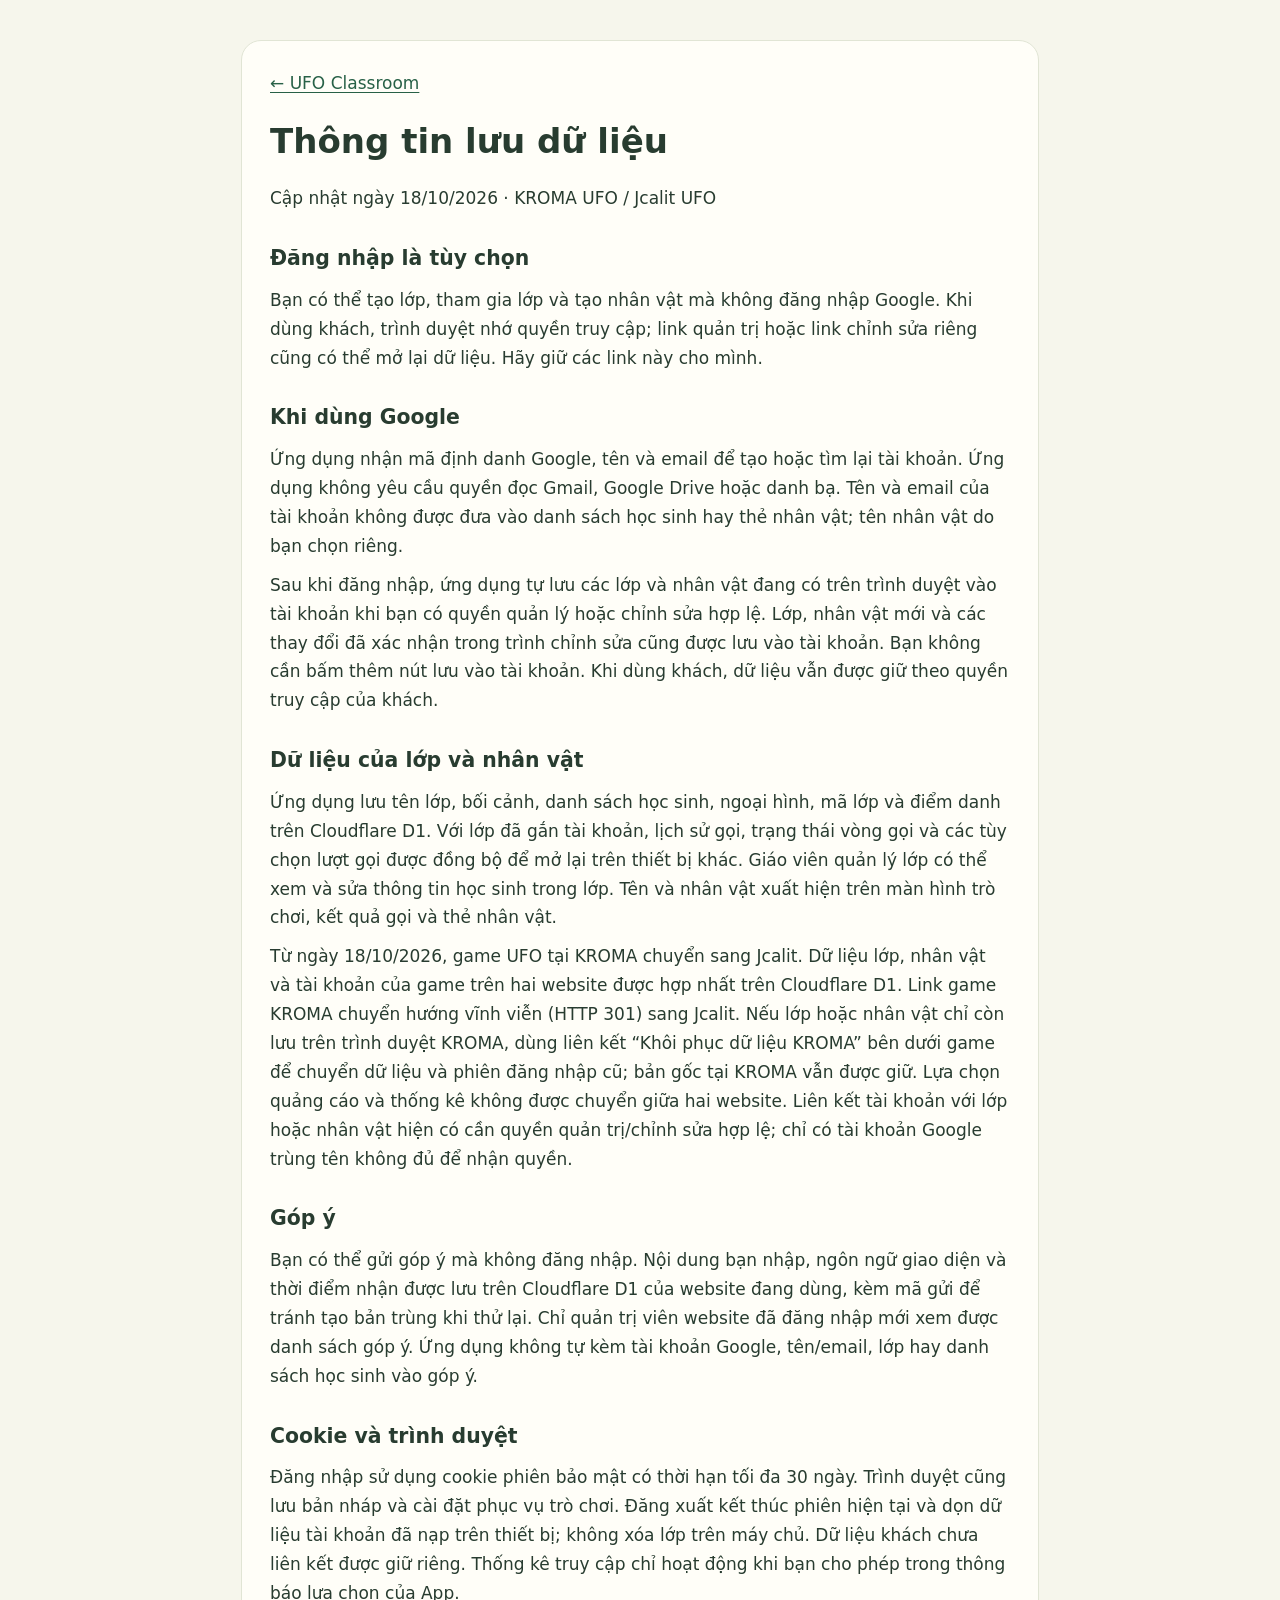
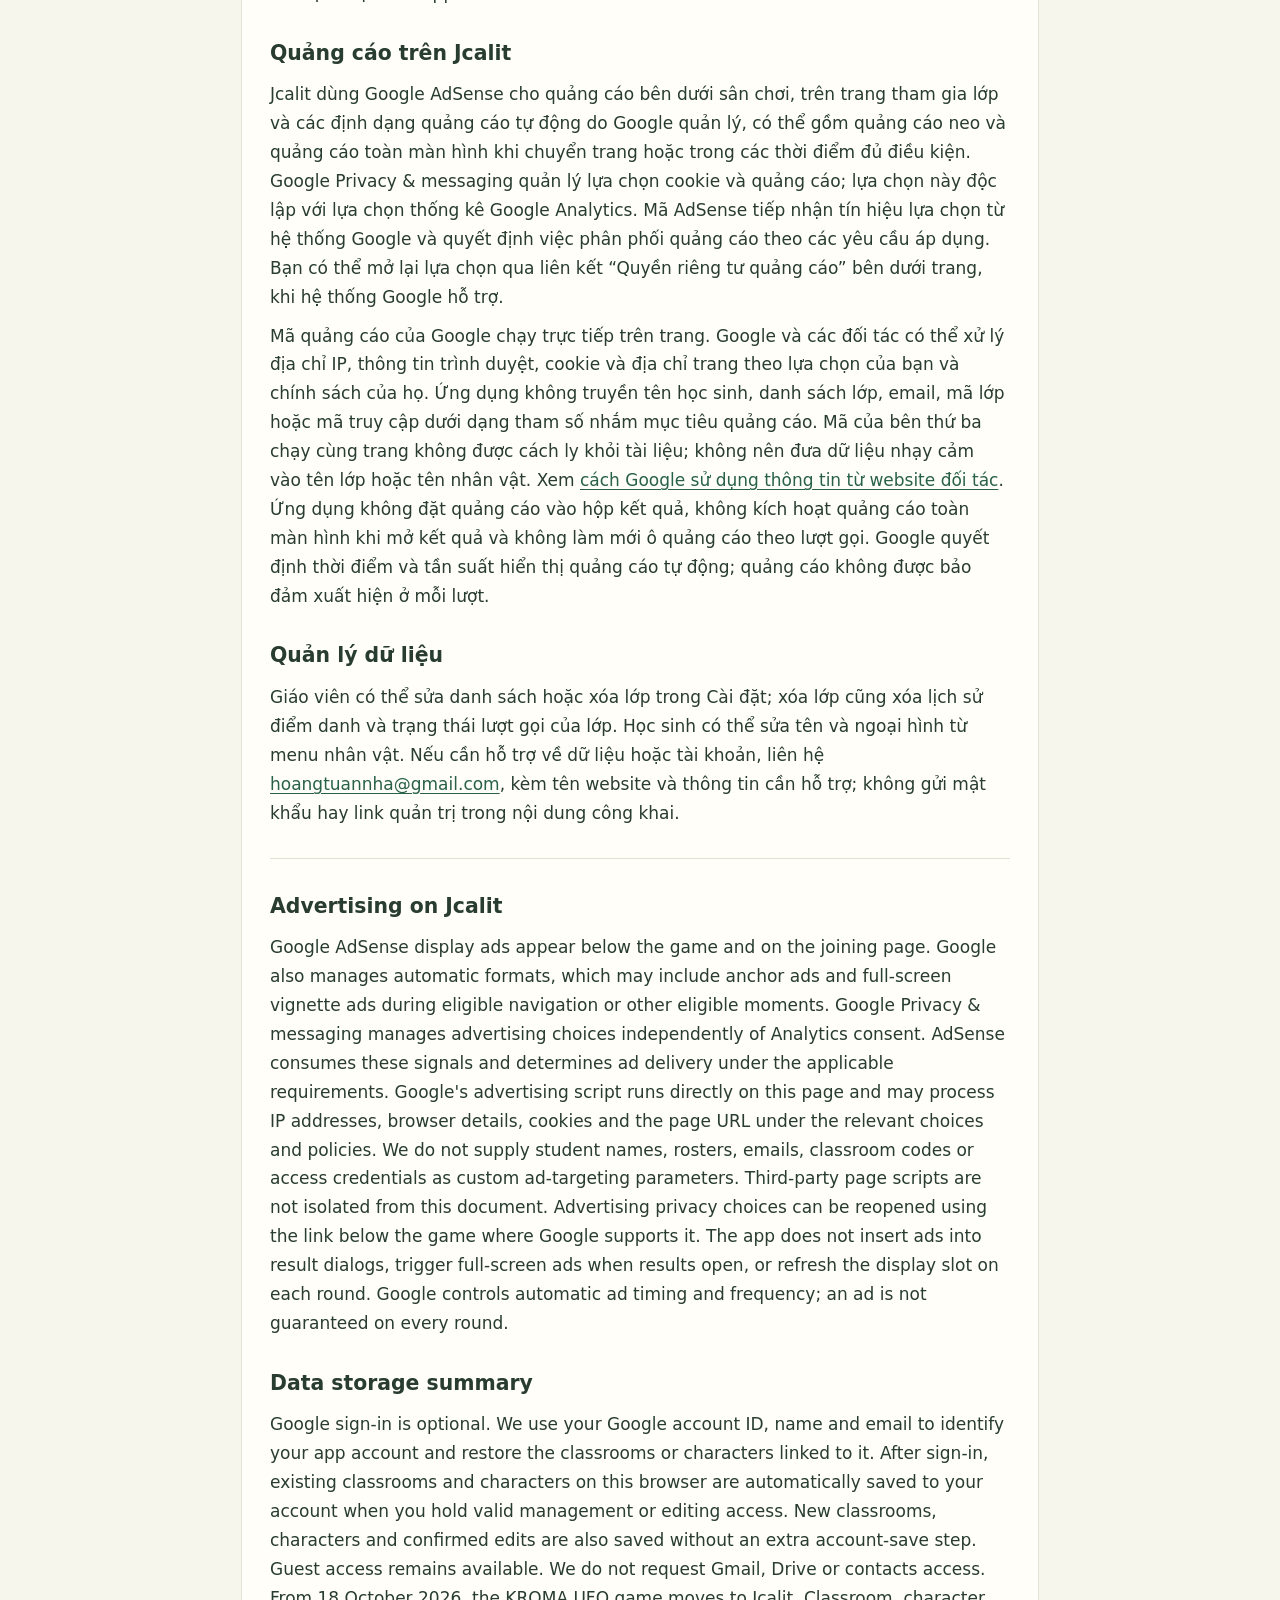
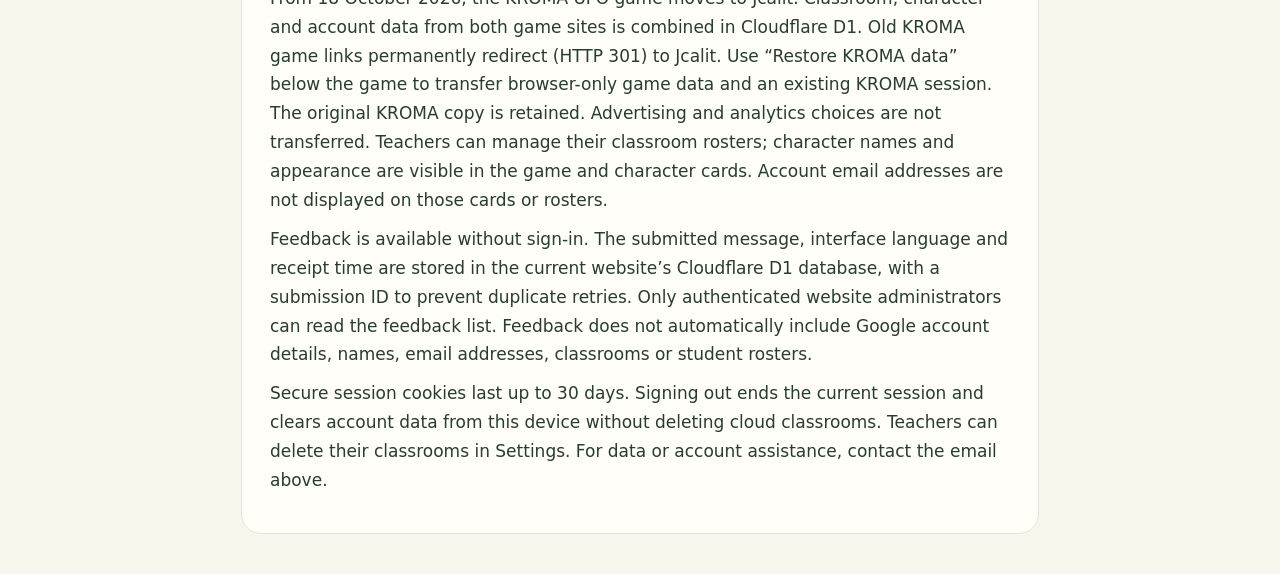
<file: ufogoitrabai/privacy.html>
<!doctype html>
<html lang="vi"><head><meta charset="utf-8"><meta name="viewport" content="width=device-width, initial-scale=1"><title>Thông tin lưu dữ liệu · UFO Classroom</title><link rel="stylesheet" href="./privacy.css"></head>
<body><main><a href="./">← UFO Classroom</a><h1>Thông tin lưu dữ liệu</h1><p>Cập nhật ngày 18/10/2026 · KROMA UFO / Jcalit UFO</p>
<h2>Đăng nhập là tùy chọn</h2><p>Bạn có thể tạo lớp, tham gia lớp và tạo nhân vật mà không đăng nhập Google. Khi dùng khách, trình duyệt nhớ quyền truy cập; link quản trị hoặc link chỉnh sửa riêng cũng có thể mở lại dữ liệu. Hãy giữ các link này cho mình.</p>
<h2>Khi dùng Google</h2><p>Ứng dụng nhận mã định danh Google, tên và email để tạo hoặc tìm lại tài khoản. Ứng dụng không yêu cầu quyền đọc Gmail, Google Drive hoặc danh bạ. Tên và email của tài khoản không được đưa vào danh sách học sinh hay thẻ nhân vật; tên nhân vật do bạn chọn riêng.</p>
<p>Sau khi đăng nhập, ứng dụng tự lưu các lớp và nhân vật đang có trên trình duyệt vào tài khoản khi bạn có quyền quản lý hoặc chỉnh sửa hợp lệ. Lớp, nhân vật mới và các thay đổi đã xác nhận trong trình chỉnh sửa cũng được lưu vào tài khoản. Bạn không cần bấm thêm nút lưu vào tài khoản. Khi dùng khách, dữ liệu vẫn được giữ theo quyền truy cập của khách.</p>
<h2>Dữ liệu của lớp và nhân vật</h2><p>Ứng dụng lưu tên lớp, bối cảnh, danh sách học sinh, ngoại hình, mã lớp và điểm danh trên Cloudflare D1. Với lớp đã gắn tài khoản, lịch sử gọi, trạng thái vòng gọi và các tùy chọn lượt gọi được đồng bộ để mở lại trên thiết bị khác. Giáo viên quản lý lớp có thể xem và sửa thông tin học sinh trong lớp. Tên và nhân vật xuất hiện trên màn hình trò chơi, kết quả gọi và thẻ nhân vật.</p>
<p>Từ ngày 18/10/2026, game UFO tại KROMA chuyển sang Jcalit. Dữ liệu lớp, nhân vật và tài khoản của game trên hai website được hợp nhất trên Cloudflare D1. Link game KROMA chuyển hướng vĩnh viễn (HTTP 301) sang Jcalit. Nếu lớp hoặc nhân vật chỉ còn lưu trên trình duyệt KROMA, dùng liên kết “Khôi phục dữ liệu KROMA” bên dưới game để chuyển dữ liệu và phiên đăng nhập cũ; bản gốc tại KROMA vẫn được giữ. Lựa chọn quảng cáo và thống kê không được chuyển giữa hai website. Liên kết tài khoản với lớp hoặc nhân vật hiện có cần quyền quản trị/chỉnh sửa hợp lệ; chỉ có tài khoản Google trùng tên không đủ để nhận quyền.</p>
<h2>Góp ý</h2><p>Bạn có thể gửi góp ý mà không đăng nhập. Nội dung bạn nhập, ngôn ngữ giao diện và thời điểm nhận được lưu trên Cloudflare D1 của website đang dùng, kèm mã gửi để tránh tạo bản trùng khi thử lại. Chỉ quản trị viên website đã đăng nhập mới xem được danh sách góp ý. Ứng dụng không tự kèm tài khoản Google, tên/email, lớp hay danh sách học sinh vào góp ý.</p>
<h2>Cookie và trình duyệt</h2><p>Đăng nhập sử dụng cookie phiên bảo mật có thời hạn tối đa 30 ngày. Trình duyệt cũng lưu bản nháp và cài đặt phục vụ trò chơi. Đăng xuất kết thúc phiên hiện tại và dọn dữ liệu tài khoản đã nạp trên thiết bị; không xóa lớp trên máy chủ. Dữ liệu khách chưa liên kết được giữ riêng. Thống kê truy cập chỉ hoạt động khi bạn cho phép trong thông báo lựa chọn của App.</p>
<h2>Quảng cáo trên Jcalit</h2><p>Jcalit dùng Google AdSense cho quảng cáo bên dưới sân chơi, trên trang tham gia lớp và các định dạng quảng cáo tự động do Google quản lý, có thể gồm quảng cáo neo và quảng cáo toàn màn hình khi chuyển trang hoặc trong các thời điểm đủ điều kiện. Google Privacy &amp; messaging quản lý lựa chọn cookie và quảng cáo; lựa chọn này độc lập với lựa chọn thống kê Google Analytics. Mã AdSense tiếp nhận tín hiệu lựa chọn từ hệ thống Google và quyết định việc phân phối quảng cáo theo các yêu cầu áp dụng. Bạn có thể mở lại lựa chọn qua liên kết “Quyền riêng tư quảng cáo” bên dưới trang, khi hệ thống Google hỗ trợ.</p><p>Mã quảng cáo của Google chạy trực tiếp trên trang. Google và các đối tác có thể xử lý địa chỉ IP, thông tin trình duyệt, cookie và địa chỉ trang theo lựa chọn của bạn và chính sách của họ. Ứng dụng không truyền tên học sinh, danh sách lớp, email, mã lớp hoặc mã truy cập dưới dạng tham số nhắm mục tiêu quảng cáo. Mã của bên thứ ba chạy cùng trang không được cách ly khỏi tài liệu; không nên đưa dữ liệu nhạy cảm vào tên lớp hoặc tên nhân vật. Xem <a href="https://policies.google.com/technologies/partner-sites" rel="noopener noreferrer">cách Google sử dụng thông tin từ website đối tác</a>. Ứng dụng không đặt quảng cáo vào hộp kết quả, không kích hoạt quảng cáo toàn màn hình khi mở kết quả và không làm mới ô quảng cáo theo lượt gọi. Google quyết định thời điểm và tần suất hiển thị quảng cáo tự động; quảng cáo không được bảo đảm xuất hiện ở mỗi lượt.</p><h2>Quản lý dữ liệu</h2><p>Giáo viên có thể sửa danh sách hoặc xóa lớp trong Cài đặt; xóa lớp cũng xóa lịch sử điểm danh và trạng thái lượt gọi của lớp. Học sinh có thể sửa tên và ngoại hình từ menu nhân vật. Nếu cần hỗ trợ về dữ liệu hoặc tài khoản, liên hệ <a href="mailto:hoangtuannha@gmail.com">hoangtuannha@gmail.com</a>, kèm tên website và thông tin cần hỗ trợ; không gửi mật khẩu hay link quản trị trong nội dung công khai.</p>
<hr><section lang="en"><h2>Advertising on Jcalit</h2><p>Google AdSense display ads appear below the game and on the joining page. Google also manages automatic formats, which may include anchor ads and full-screen vignette ads during eligible navigation or other eligible moments. Google Privacy &amp; messaging manages advertising choices independently of Analytics consent. AdSense consumes these signals and determines ad delivery under the applicable requirements. Google's advertising script runs directly on this page and may process IP addresses, browser details, cookies and the page URL under the relevant choices and policies. We do not supply student names, rosters, emails, classroom codes or access credentials as custom ad-targeting parameters. Third-party page scripts are not isolated from this document. Advertising privacy choices can be reopened using the link below the game where Google supports it. The app does not insert ads into result dialogs, trigger full-screen ads when results open, or refresh the display slot on each round. Google controls automatic ad timing and frequency; an ad is not guaranteed on every round.</p><h2>Data storage summary</h2><p>Google sign-in is optional. We use your Google account ID, name and email to identify your app account and restore the classrooms or characters linked to it. After sign-in, existing classrooms and characters on this browser are automatically saved to your account when you hold valid management or editing access. New classrooms, characters and confirmed edits are also saved without an extra account-save step. Guest access remains available. We do not request Gmail, Drive or contacts access. From 18 October 2026, the KROMA UFO game moves to Jcalit. Classroom, character and account data from both game sites is combined in Cloudflare D1. Old KROMA game links permanently redirect (HTTP 301) to Jcalit. Use “Restore KROMA data” below the game to transfer browser-only game data and an existing KROMA session. The original KROMA copy is retained. Advertising and analytics choices are not transferred. Teachers can manage their classroom rosters; character names and appearance are visible in the game and character cards. Account email addresses are not displayed on those cards or rosters.</p><p>Feedback is available without sign-in. The submitted message, interface language and receipt time are stored in the current website’s Cloudflare D1 database, with a submission ID to prevent duplicate retries. Only authenticated website administrators can read the feedback list. Feedback does not automatically include Google account details, names, email addresses, classrooms or student rosters.</p><p>Secure session cookies last up to 30 days. Signing out ends the current session and clears account data from this device without deleting cloud classrooms. Teachers can delete their classrooms in Settings. For data or account assistance, contact the email above.</p></section></main></body></html>
</file>
<file: ufogoitrabai/privacy.css>
:root{color-scheme:light;font:17px/1.7 system-ui,sans-serif;color:#283c30;background:#f6f6ec}body{margin:0}main{max-width:740px;margin:40px auto;padding:28px;background:#fffef8;border:1px solid #e1e5d5;border-radius:20px}h1{font-size:2rem;line-height:1.2}h2{font-size:1.2rem;margin:28px 0 8px}p{margin:10px 0}a{color:#286147;text-underline-offset:3px}hr{border:0;border-top:1px solid #dce2cf;margin:30px 0}@media(max-width:780px){main{margin:12px;padding:22px}h1{font-size:1.7rem}}
</file>
